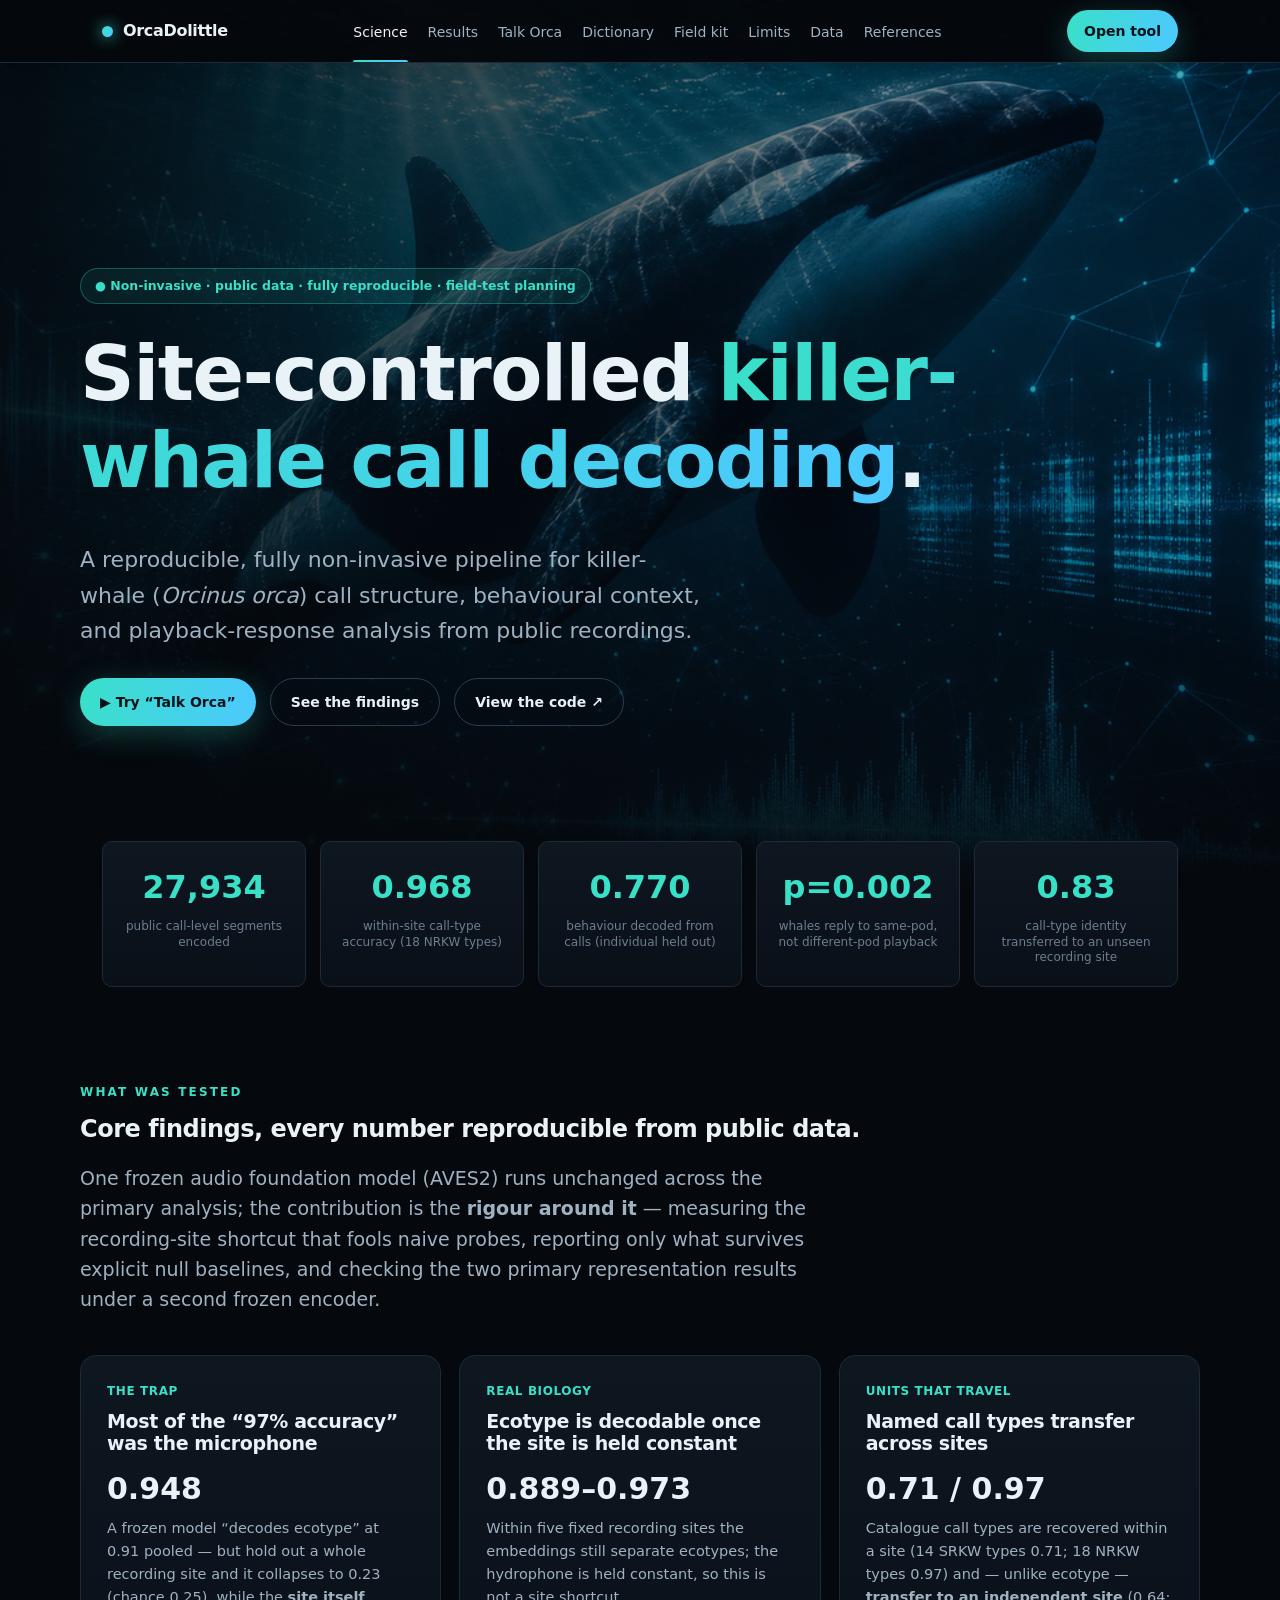
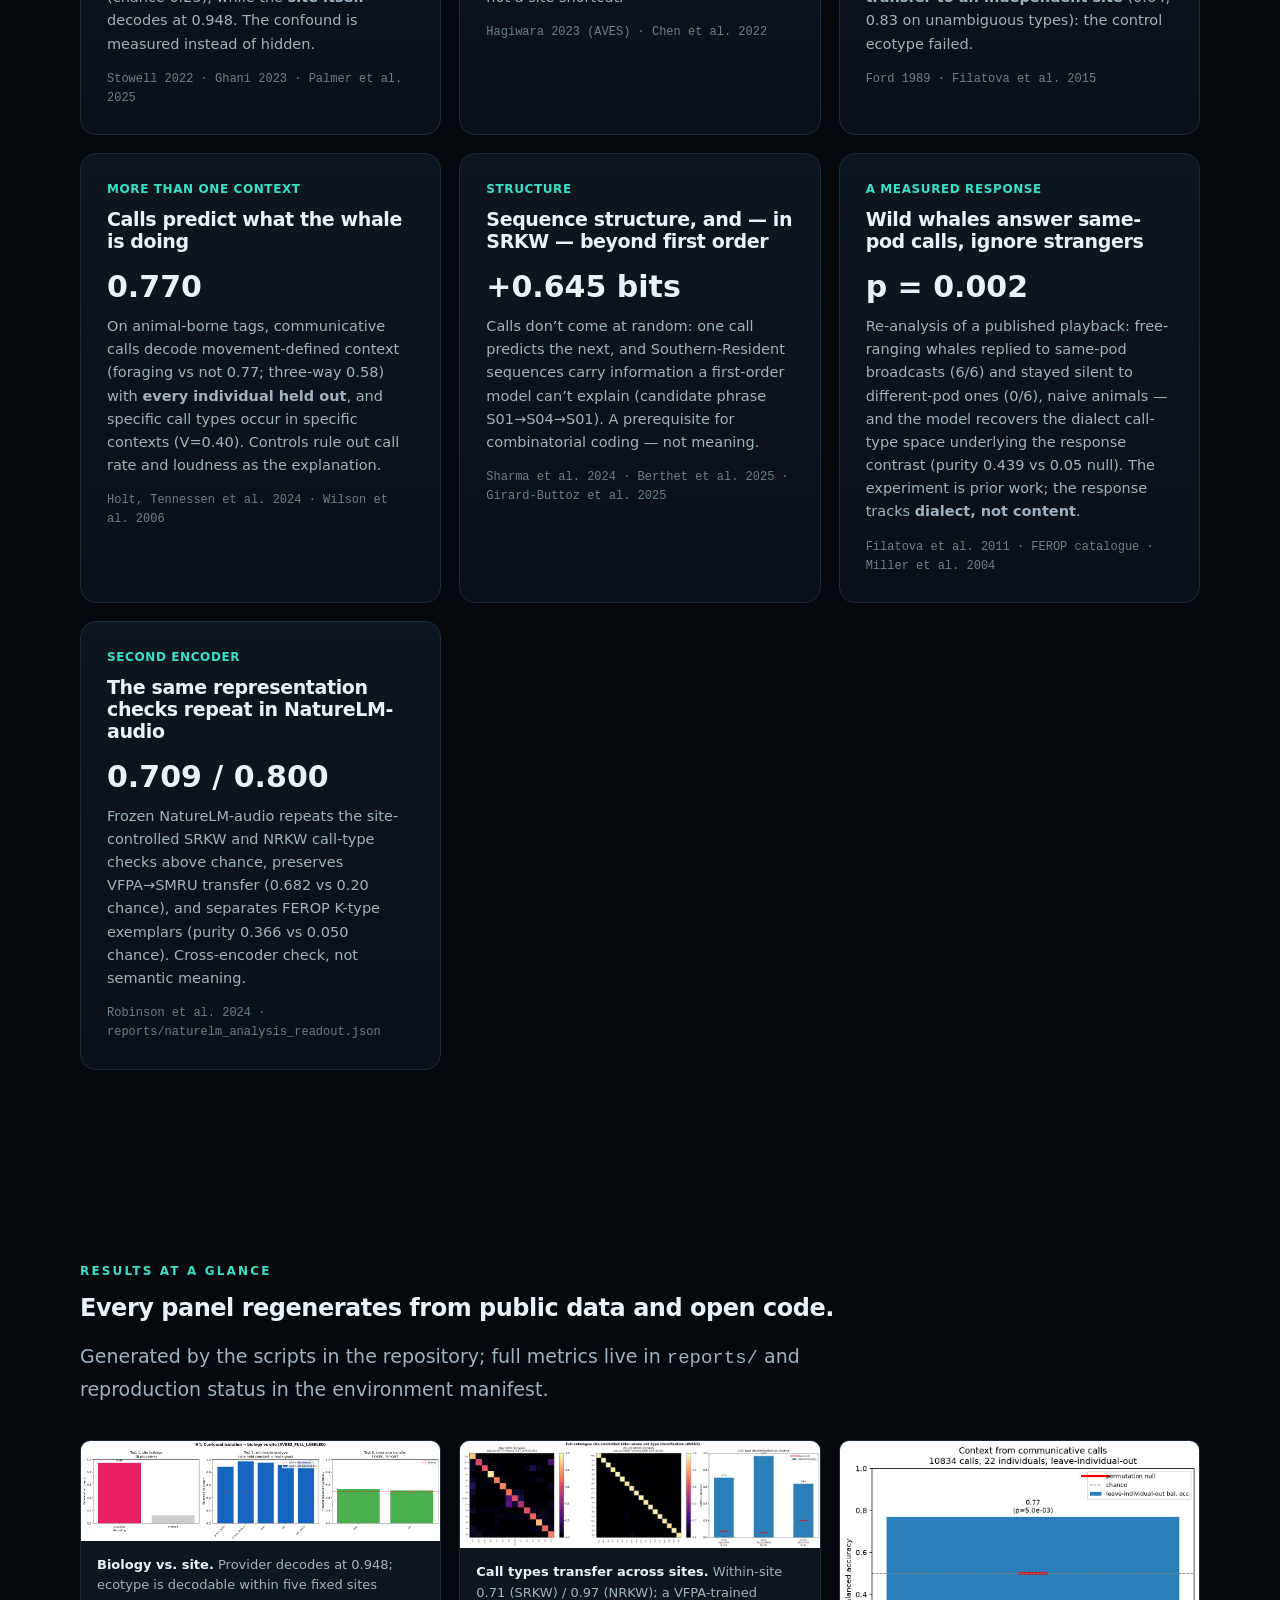
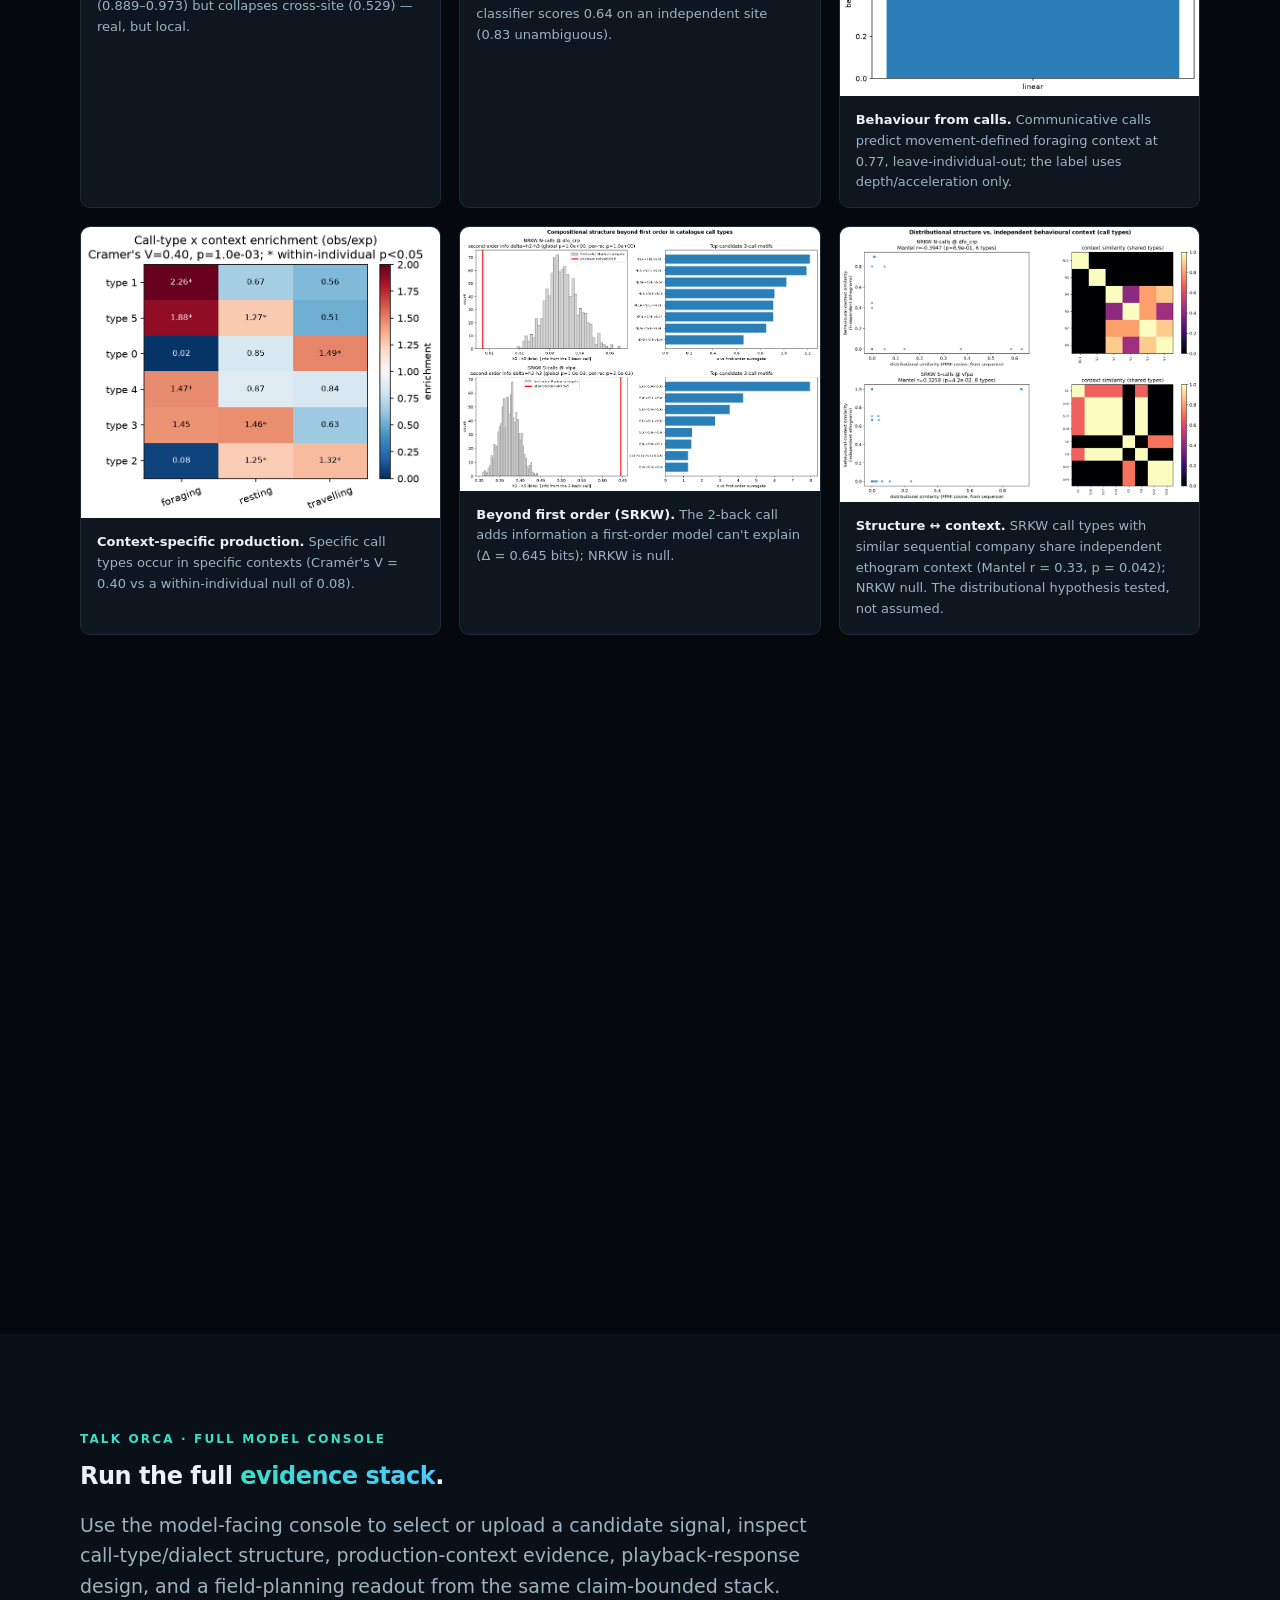
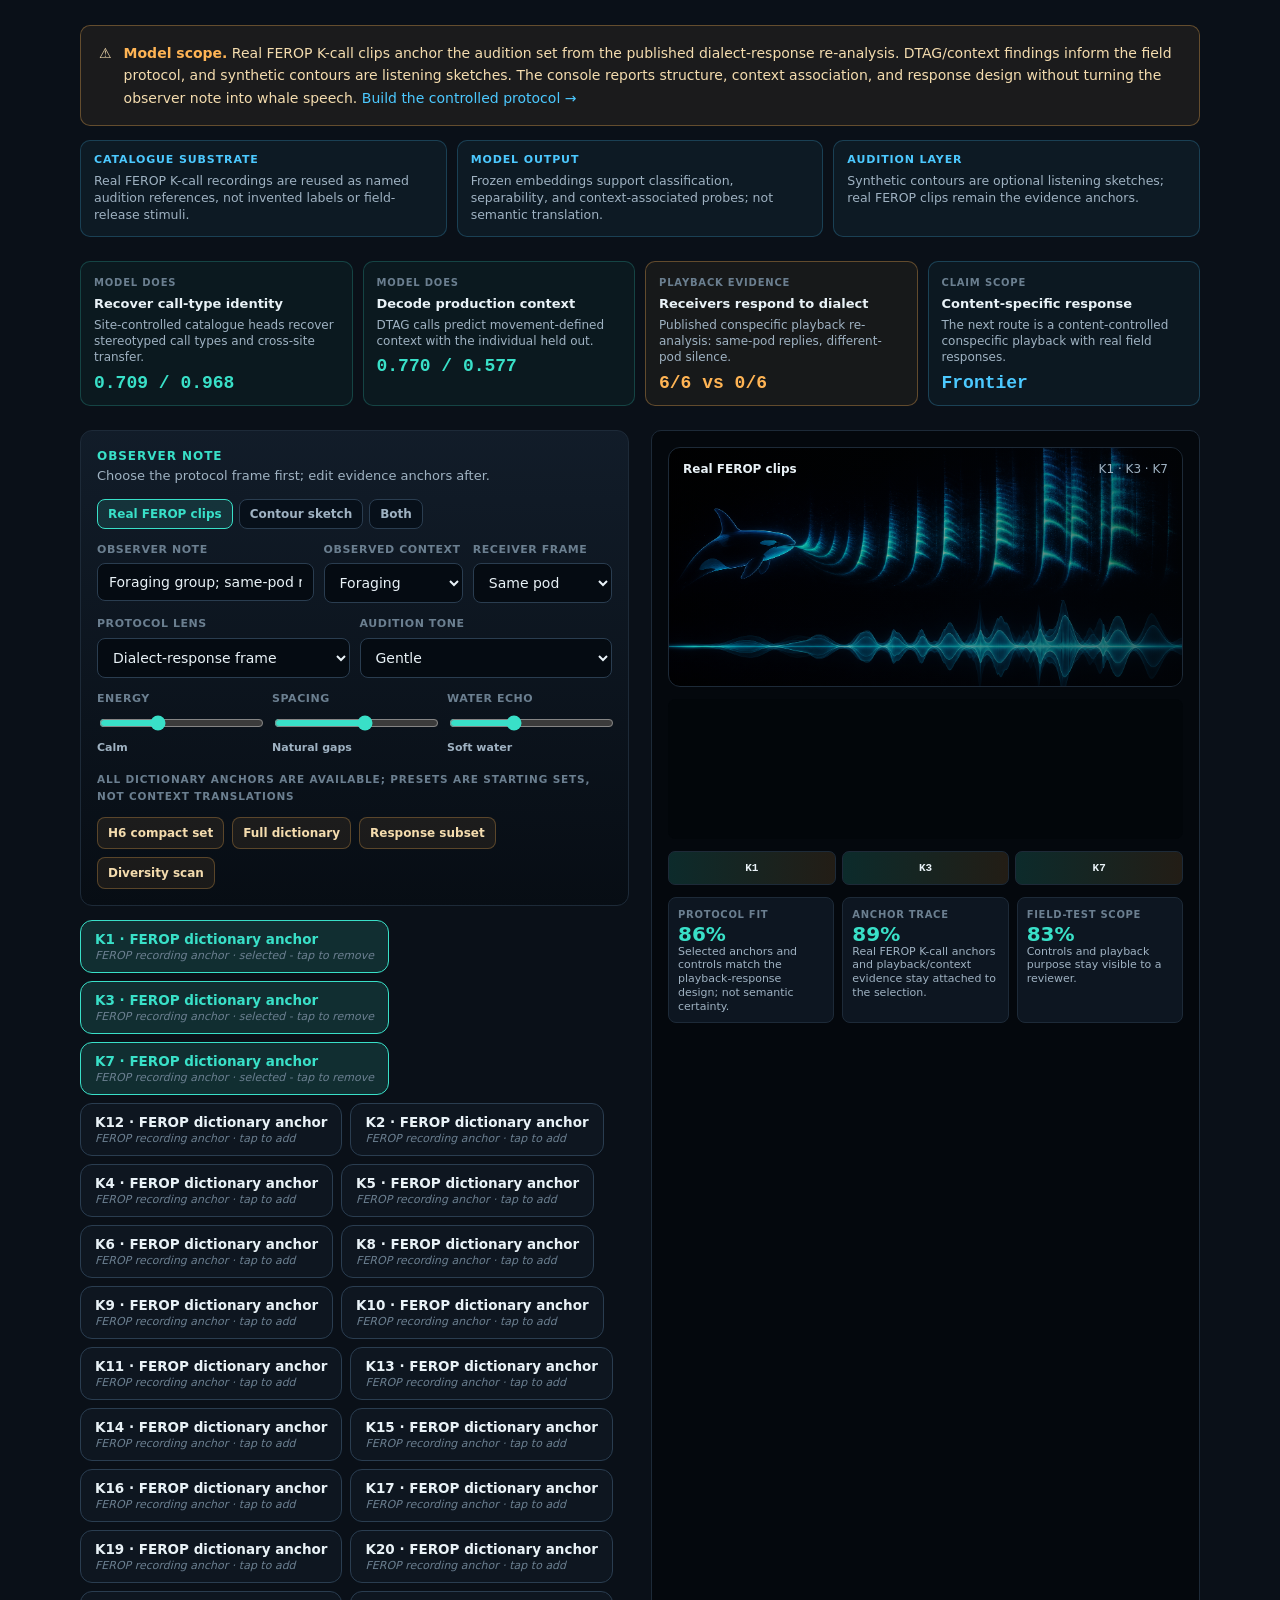
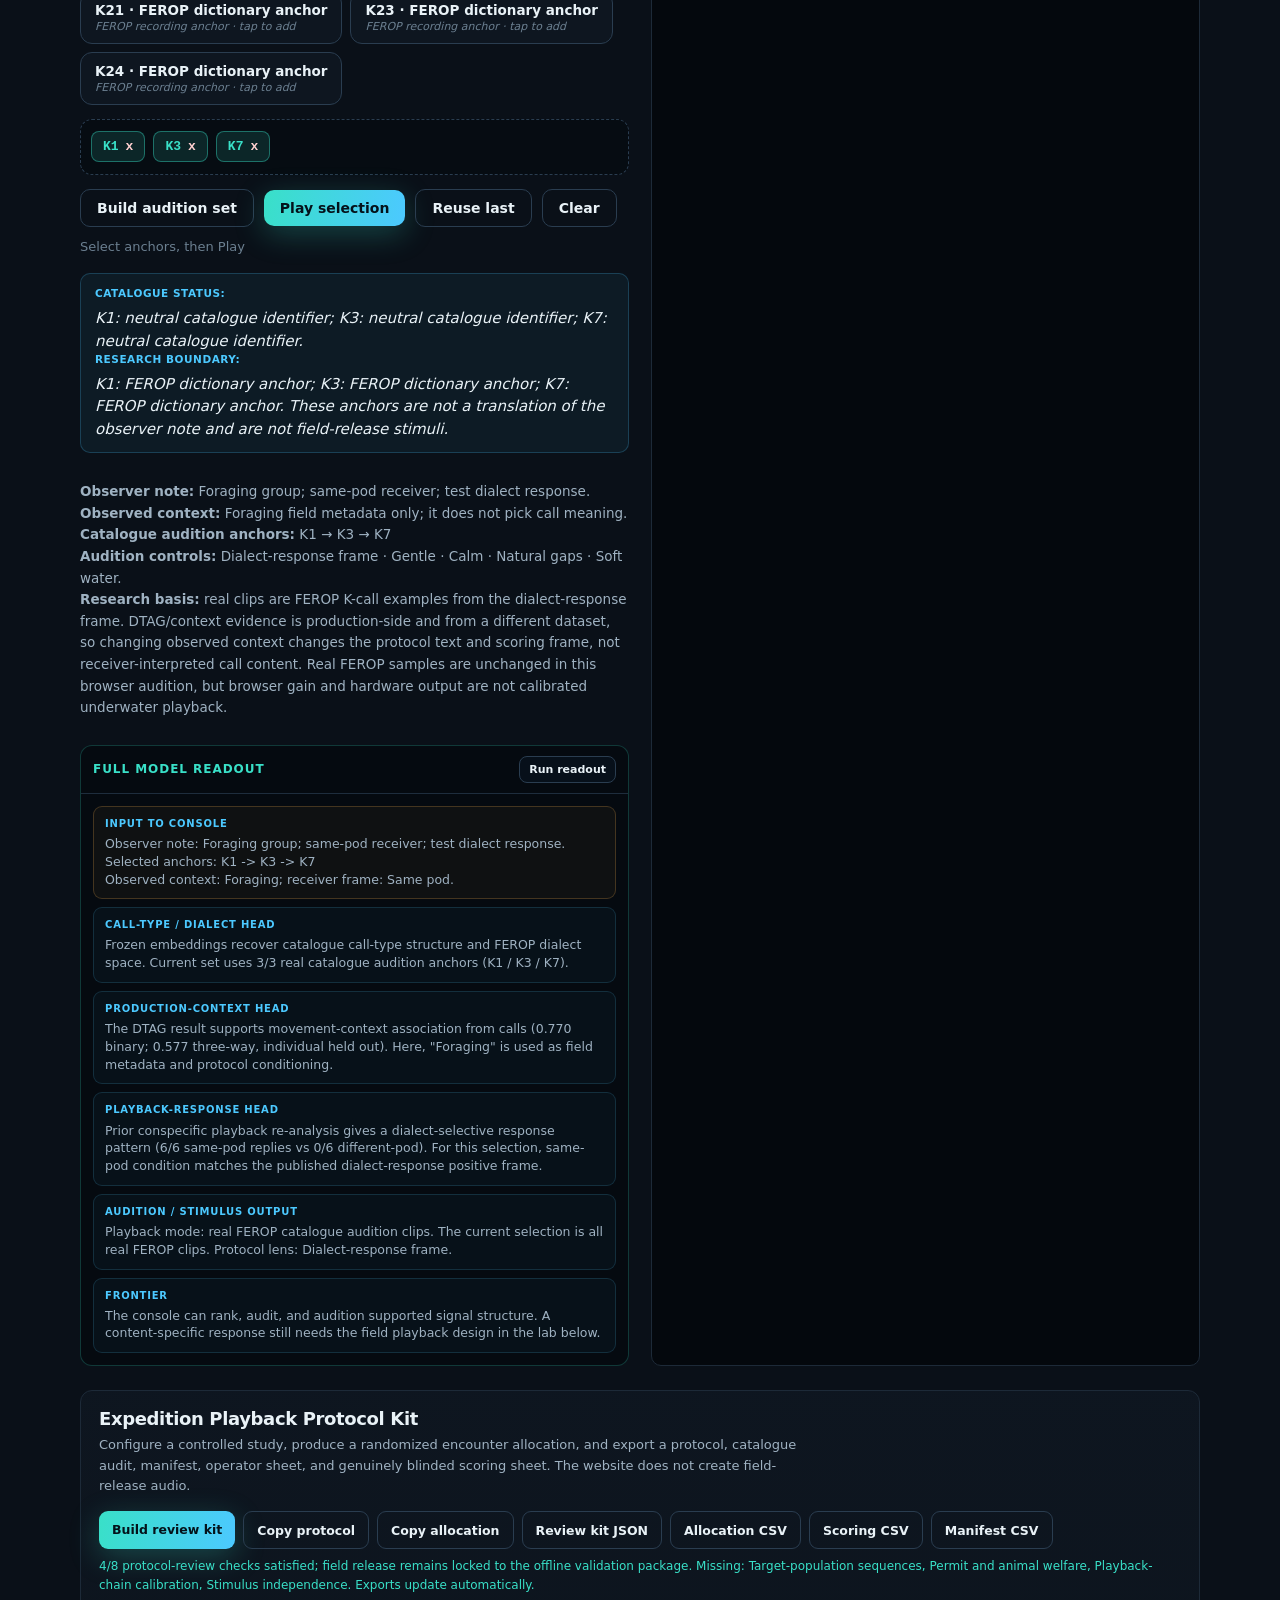
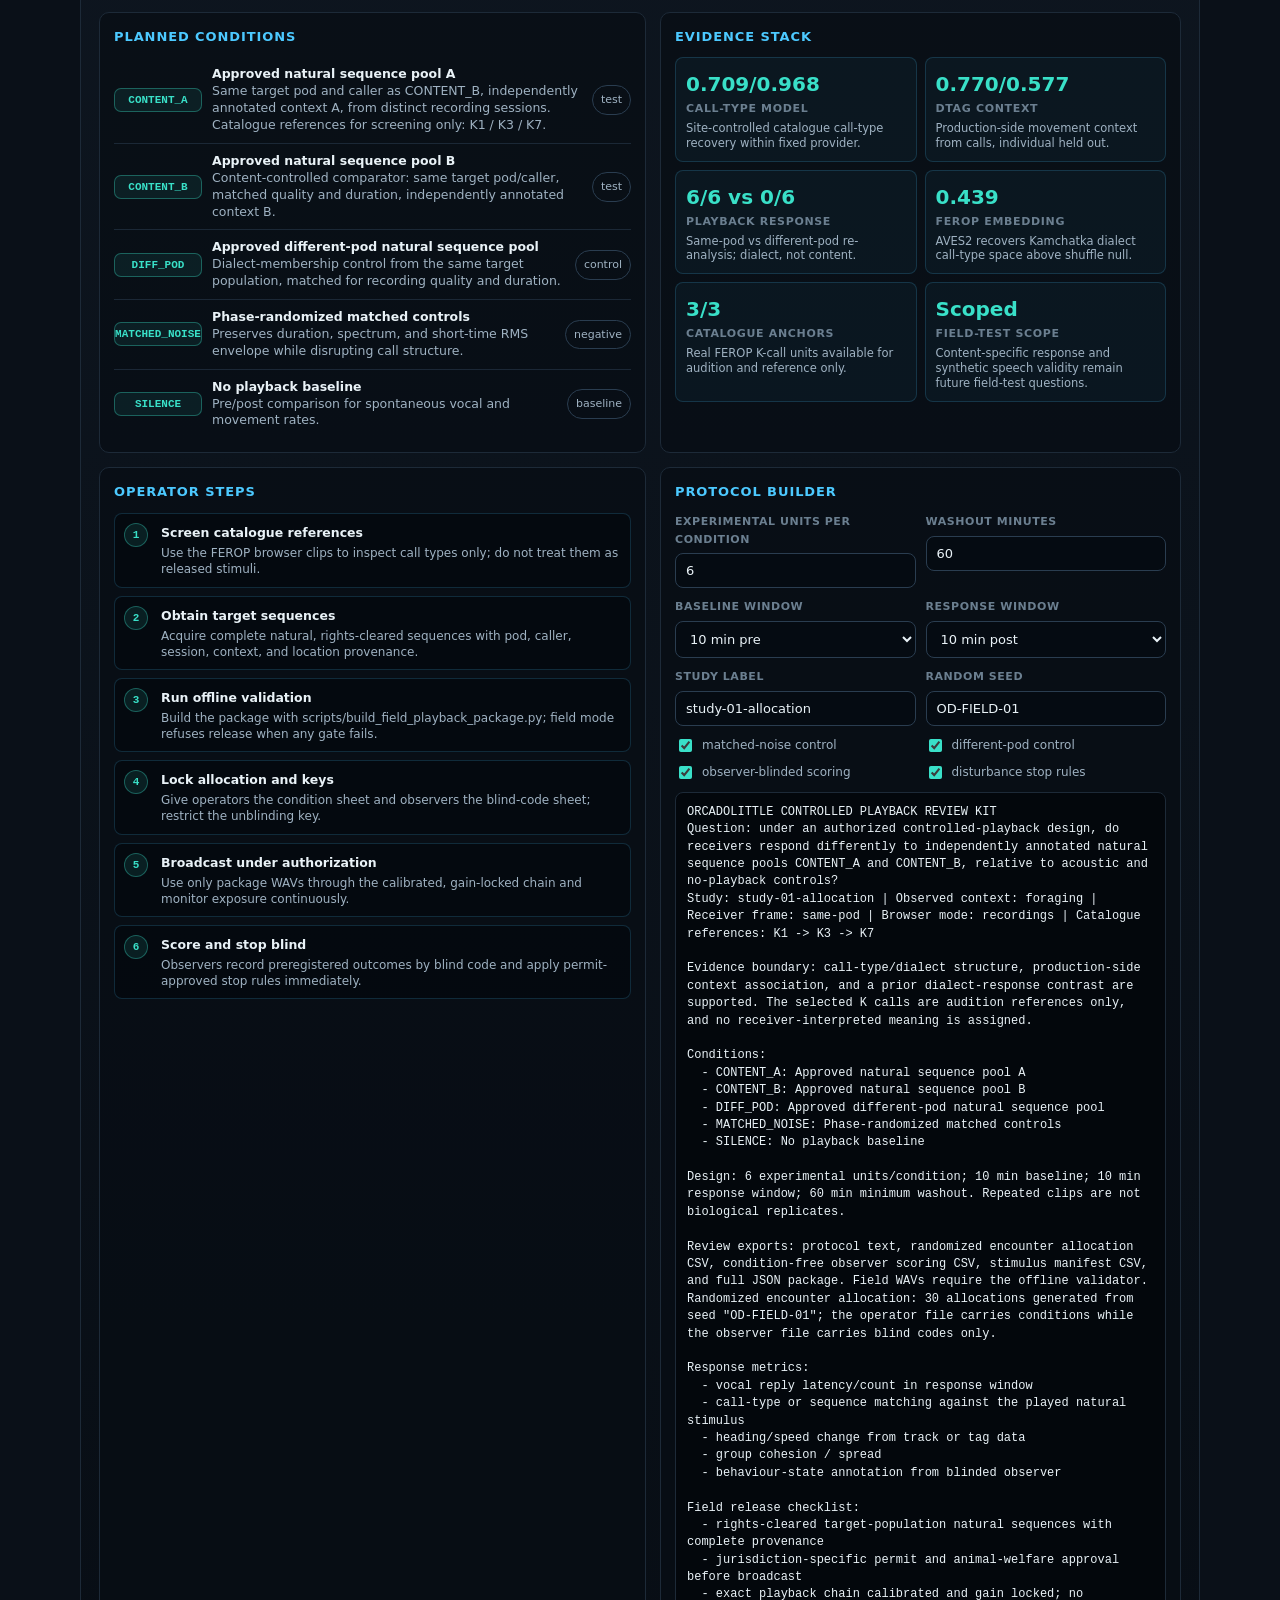
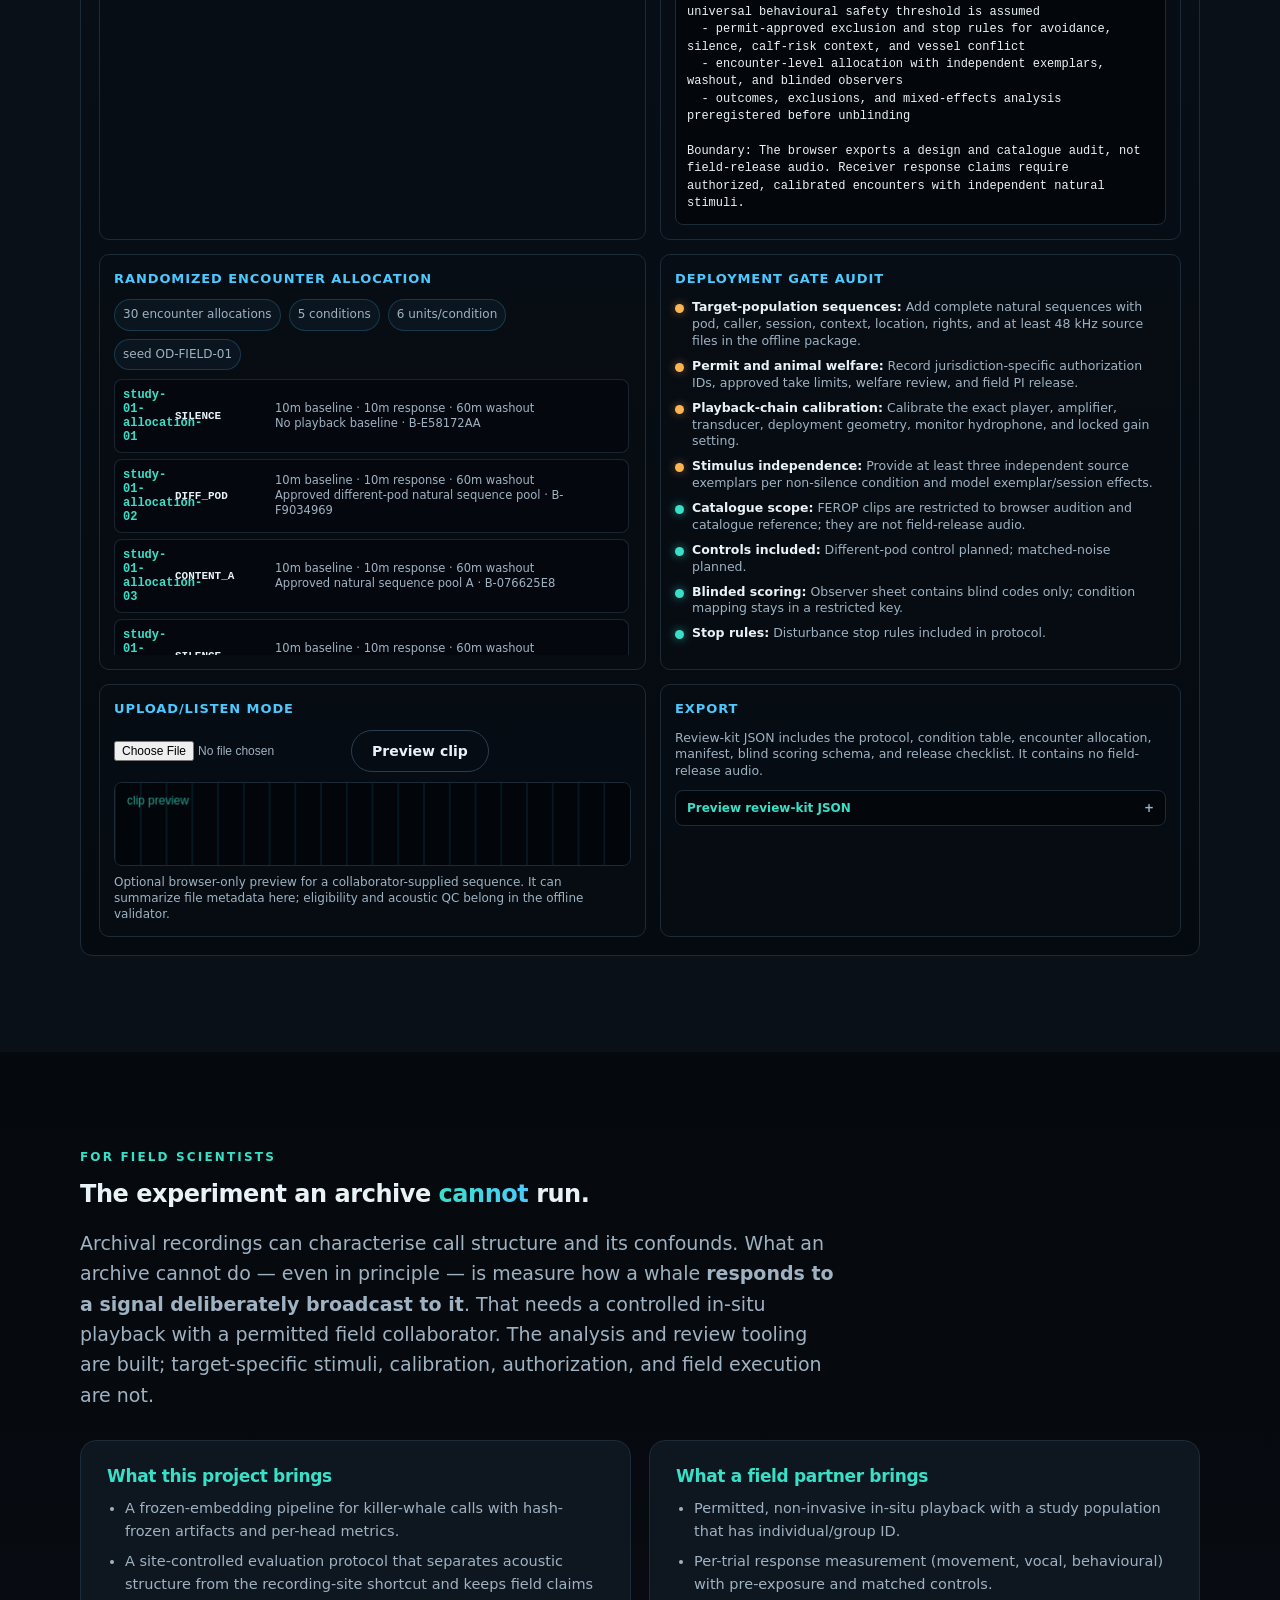
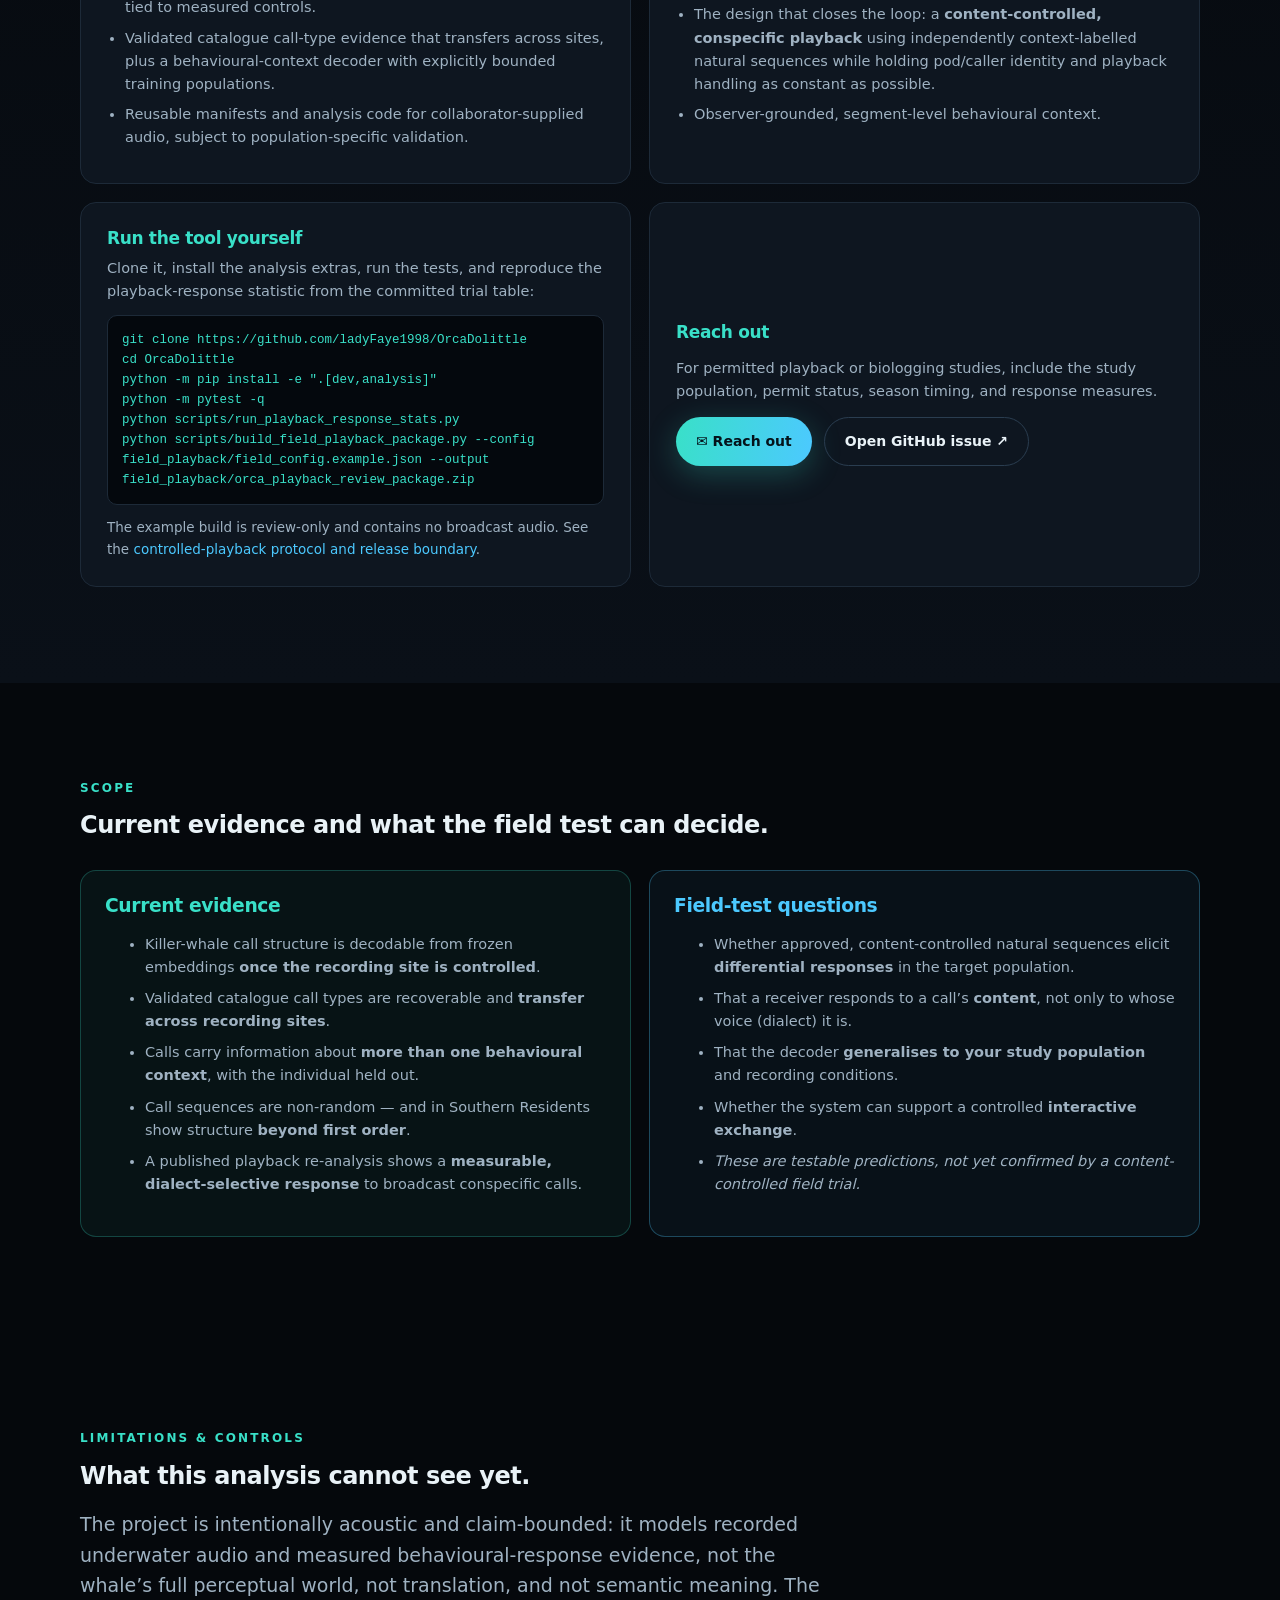
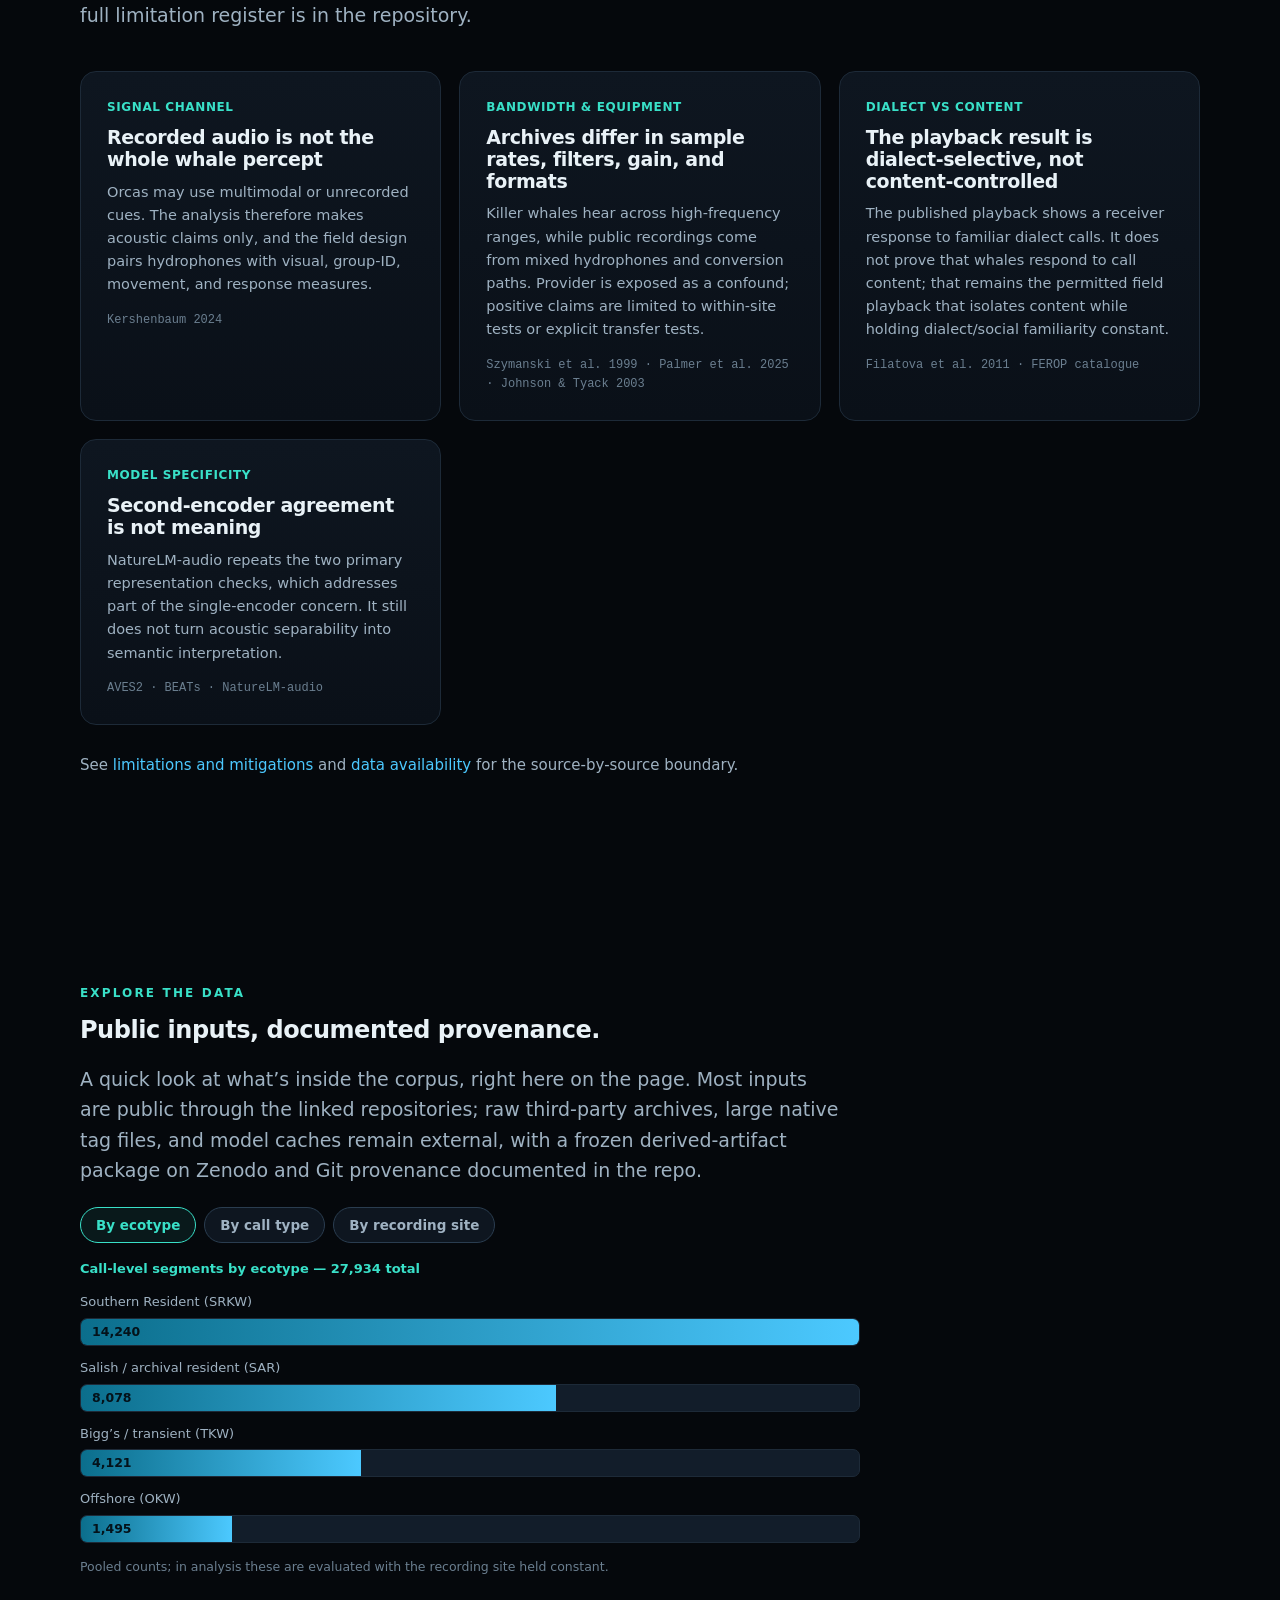
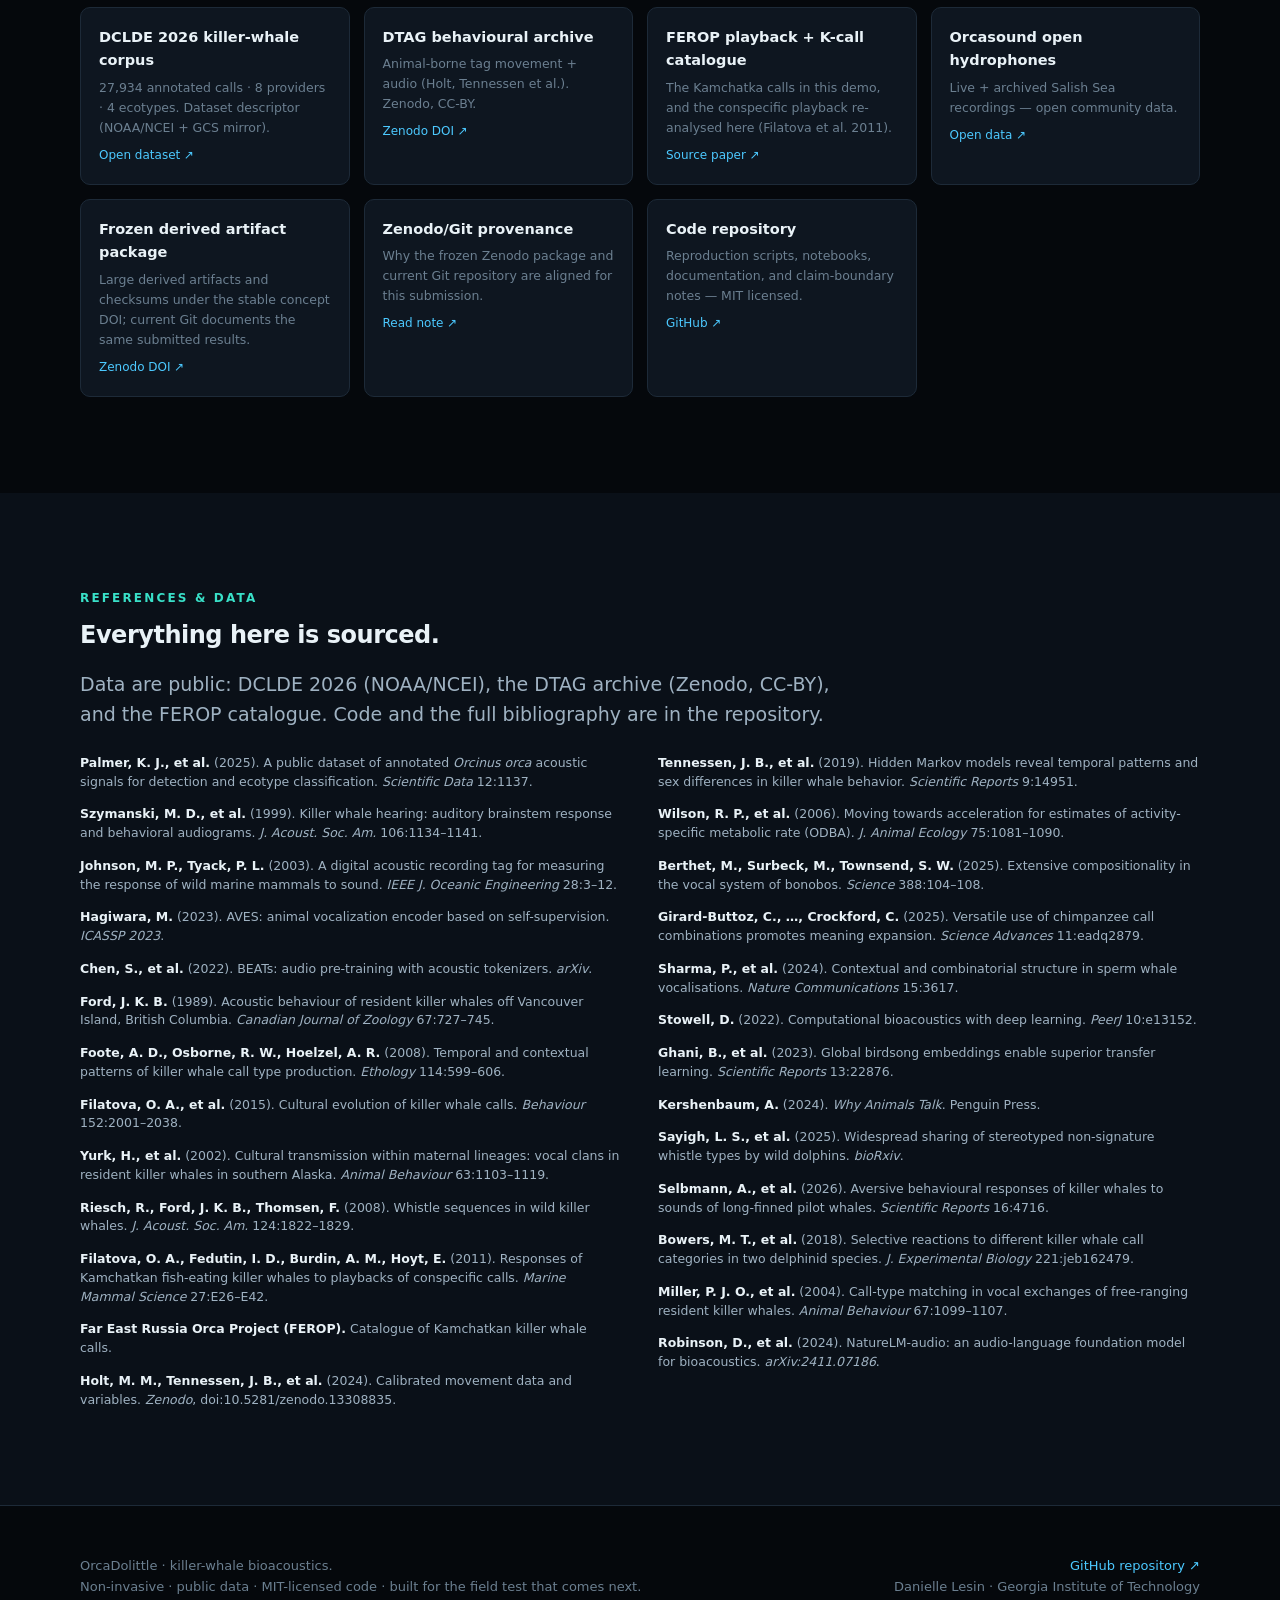
<file: site/index.html>
<!doctype html>
<html lang="en">
<head>
<meta charset="utf-8" />
<meta name="viewport" content="width=device-width, initial-scale=1" />
<title>OrcaDolittle — site-controlled killer-whale call decoding</title>
<meta name="description" content="A reproducible, non-invasive pipeline that decodes killer-whale call structure and behavioural context from public recordings and supports controlled field-playback planning." />
<meta property="og:title" content="OrcaDolittle — site-controlled killer-whale call decoding" />
<meta property="og:description" content="Site-controlled, reproducible orca bioacoustics. Explore the results, try Talk Orca, and evaluate the field playback protocol that comes next." />
<meta property="og:image" content="assets/hero_orca.png" />
<meta property="og:type" content="website" />
<link rel="icon" type="image/svg+xml" href="favicon.svg" />
<link rel="apple-touch-icon" href="favicon.svg" />
<style>
:root{
  --bg:#05080c; --bg2:#0a1018; --panel:#0e1620; --panel2:#121d2a;
  --border:#1d2a38; --border2:#2a3d50;
  --text:#e9f2f7; --dim:#9fb2c2; --faint:#6b7f90;
  --teal:#39e0c8; --cyan:#4cc9ff; --deep:#0b6e8c;
  --warn:#ffb454; --bad:#ff6b6b; --good:#39e0c8;
  --radius:16px; --radius-sm:10px;
  --sans:-apple-system,BlinkMacSystemFont,"Segoe UI",Roboto,Inter,system-ui,sans-serif;
  --mono:ui-monospace,SFMono-Regular,Menlo,Consolas,monospace;
  --maxw:1120px;
}
*{box-sizing:border-box}
html{scroll-behavior:smooth}
body{margin:0;background:var(--bg);color:var(--text);font-family:var(--sans);line-height:1.6;-webkit-font-smoothing:antialiased;overflow-x:hidden}
a{color:var(--cyan);text-decoration:none}
a:hover{text-decoration:underline}
h1,h2,h3{line-height:1.15;letter-spacing:-0.02em;margin:0 0 .5em}
section{padding:96px 22px;position:relative}
.wrap{max-width:var(--maxw);margin:0 auto}
.eyebrow{font-size:12px;letter-spacing:.18em;text-transform:uppercase;color:var(--teal);font-weight:700;margin-bottom:14px}
.lead{font-size:clamp(16px,2vw,19px);color:var(--dim);max-width:760px}
.grad{background:linear-gradient(100deg,var(--teal),var(--cyan));-webkit-background-clip:text;background-clip:text;color:transparent}
/* nav */
nav{position:sticky;top:0;z-index:50;backdrop-filter:blur(14px);background:rgba(5,8,12,.72);border-bottom:1px solid var(--border)}
nav .wrap{display:flex;align-items:center;justify-content:space-between;gap:18px;height:62px;padding:0 22px}
.brand{display:flex;align-items:center;gap:10px;font-weight:800;letter-spacing:-.02em;color:var(--text)}
.brand:hover{text-decoration:none}
.brand .dot{width:11px;height:11px;border-radius:50%;background:linear-gradient(135deg,var(--teal),var(--cyan));box-shadow:0 0 16px var(--teal)}
.navlinks{display:flex;gap:24px;flex-wrap:wrap;align-items:center;font-size:14px;color:var(--dim)}
.navlinks a{color:var(--dim)}.navlinks a:hover{color:var(--text);text-decoration:none}
.navlinks a.active{color:var(--text)}
.btn{display:inline-flex;align-items:center;gap:8px;padding:12px 20px;border-radius:99px;font-weight:700;font-size:14px;border:1px solid var(--border2);cursor:pointer;transition:.18s;background:transparent;color:var(--text);font-family:inherit}
.btn:hover{border-color:var(--teal);text-decoration:none;transform:translateY(-1px)}
.btn.primary{background:linear-gradient(100deg,var(--teal),var(--cyan));color:#04121a;border:none;box-shadow:0 8px 30px rgba(57,224,200,.25)}
@media(max-width:900px){.navlinks{display:none}}
/* hero */
.hero{min-height:92vh;display:flex;align-items:center;padding-top:40px;overflow:hidden}
.hero .bgvid{position:absolute;inset:0;width:100%;height:100%;object-fit:cover;z-index:-3}
.hero .bg{position:absolute;inset:0;z-index:-2;background:linear-gradient(90deg,rgba(5,8,12,.92) 0%,rgba(5,8,12,.62) 45%,rgba(5,8,12,.22) 100%),linear-gradient(0deg,var(--bg),transparent 42%)}
.hero h1{font-size:clamp(38px,6.5vw,76px);font-weight:850}
.hero .sub{font-size:clamp(17px,2.3vw,22px);color:var(--dim);max-width:620px;margin:18px 0 10px}
.badge{display:inline-flex;align-items:center;gap:8px;font-size:12.5px;color:var(--teal);background:rgba(57,224,200,.08);border:1px solid rgba(57,224,200,.3);padding:7px 14px;border-radius:99px;margin-bottom:26px;font-weight:600}
.cta{display:flex;gap:14px;flex-wrap:wrap;margin-top:30px}
/* stats */
.stats{display:grid;grid-template-columns:repeat(5,1fr);gap:14px;padding:0 22px;margin:-50px auto 0;max-width:var(--maxw);position:relative;z-index:5}
.stat{background:linear-gradient(180deg,var(--panel),var(--bg2));border:1px solid var(--border);border-radius:var(--radius-sm);padding:20px 16px;text-align:center}
.stat .n{font-size:clamp(22px,3vw,32px);font-weight:800;color:var(--teal);font-variant-numeric:tabular-nums}
.stat .l{font-size:12px;color:var(--faint);margin-top:6px;line-height:1.3}
@media(max-width:880px){.stats{grid-template-columns:repeat(2,1fr)}}
/* cards */
.cards{display:grid;grid-template-columns:repeat(auto-fit,minmax(290px,1fr));gap:18px;margin-top:40px}
.card{background:linear-gradient(180deg,var(--panel),var(--bg2));border:1px solid var(--border);border-radius:var(--radius);padding:26px;transition:.2s}
.card:hover{border-color:var(--border2);transform:translateY(-3px)}
.card .k{font-size:12px;color:var(--teal);font-weight:700;letter-spacing:.05em;text-transform:uppercase}
.card h3{font-size:19px;margin:10px 0}
.card p{color:var(--dim);font-size:14.5px;margin:0}
.card .num{font-size:30px;font-weight:800;margin:6px 0 4px;color:var(--text)}
.cite{font-size:12px;color:var(--faint);margin-top:14px;font-family:var(--mono)}
/* gallery */
.gal{display:grid;grid-template-columns:repeat(auto-fit,minmax(320px,1fr));gap:18px;margin-top:36px}
.shot{background:var(--panel);border:1px solid var(--border);border-radius:var(--radius-sm);overflow:hidden}
.shot img{width:100%;display:block;background:#fff}
.shot .cap{padding:14px 16px;font-size:13px;color:var(--dim)}
.shot .cap b{color:var(--text)}
/* talk orca */
#talk{background:radial-gradient(1200px 600px at 80% -10%,rgba(11,110,140,.25),transparent),var(--bg2)}
.disclaimer{display:flex;gap:12px;align-items:flex-start;background:rgba(255,180,84,.07);border:1px solid rgba(255,180,84,.32);border-radius:var(--radius-sm);padding:16px 18px;margin:24px 0;font-size:14px;color:#f4dcae}
.disclaimer b{color:var(--warn)}
.basis{display:grid;grid-template-columns:repeat(3,1fr);gap:10px;margin:-10px 0 24px}
.basis div{border:1px solid rgba(76,201,255,.22);background:rgba(76,201,255,.055);border-radius:10px;padding:12px 13px;color:var(--dim);font-size:12.5px;line-height:1.35}
.basis b{display:block;color:var(--cyan);font-size:11px;text-transform:uppercase;letter-spacing:.08em;margin-bottom:5px}
@media(max-width:760px){.basis{grid-template-columns:1fr}}
.truthbar{display:grid;grid-template-columns:repeat(4,1fr);gap:10px;margin:0 0 24px}
.truthitem{border:1px solid rgba(57,224,200,.22);background:rgba(57,224,200,.045);border-radius:10px;padding:13px;min-width:0}
.truthitem.warn{border-color:rgba(255,180,84,.32);background:rgba(255,180,84,.055)}
.truthitem.scope{border-color:rgba(76,201,255,.24);background:rgba(76,201,255,.045)}
.truthitem .tagline{font-size:10px;color:var(--faint);font-weight:850;text-transform:uppercase;letter-spacing:.08em}
.truthitem b{display:block;color:var(--text);font-size:13px;line-height:1.25;margin:5px 0}
.truthitem p{margin:0;color:var(--dim);font-size:12px;line-height:1.35}
.truthitem .score{font:850 18px/1 var(--mono);color:var(--teal);margin-top:8px}
.truthitem.warn .score{color:var(--warn)}.truthitem.scope .score{color:var(--cyan)}
@media(max-width:980px){.truthbar{grid-template-columns:repeat(2,1fr)}}
@media(max-width:620px){.truthbar{grid-template-columns:1fr}}
.talkgrid{display:grid;grid-template-columns:1fr 1fr;gap:22px;margin-top:10px}
@media(max-width:880px){.talkgrid{grid-template-columns:1fr}}
.viz{background:#04080d;border:1px solid var(--border);border-radius:var(--radius-sm);padding:16px;display:flex;flex-direction:column}
.readout{margin-top:14px;font-size:13.5px;color:var(--dim);min-height:74px}
.readout .lab{color:var(--teal);font-weight:700}
.modelchat{border:1px solid rgba(57,224,200,.22);background:rgba(3,7,12,.58);border-radius:12px;margin-top:12px;overflow:hidden}
.chathead{display:flex;justify-content:space-between;gap:10px;align-items:center;padding:10px 12px;border-bottom:1px solid rgba(42,61,80,.7);color:var(--teal);font-size:12px;font-weight:850;text-transform:uppercase;letter-spacing:.08em}
.smallbtn{border:1px solid var(--border2);background:#07101a;color:var(--text);border-radius:8px;padding:6px 9px;font:800 11px var(--sans);cursor:pointer;text-transform:none;letter-spacing:0}
.smallbtn:hover{border-color:var(--teal);color:var(--teal)}
.chatlog{display:grid;gap:8px;padding:12px}
.msg{border:1px solid rgba(76,201,255,.16);background:rgba(76,201,255,.04);border-radius:9px;padding:10px 11px;font-size:12.5px;color:var(--dim);line-height:1.42}
.msg.user{border-color:rgba(255,180,84,.22);background:rgba(255,180,84,.045)}
.msg b{color:var(--text)}
.msg .mtag{display:block;color:var(--cyan);font-size:10px;text-transform:uppercase;letter-spacing:.08em;font-weight:850;margin-bottom:4px}
/* field */
#field{background:linear-gradient(180deg,var(--bg),var(--bg2))}
.two{display:grid;grid-template-columns:minmax(0,1fr) minmax(0,1fr);gap:18px;margin-top:30px}
@media(max-width:760px){.two{grid-template-columns:minmax(0,1fr)}}
.panel{background:var(--panel);border:1px solid var(--border);border-radius:var(--radius);padding:26px;min-width:0;max-width:100%}
.panel pre{max-width:100%;white-space:pre-wrap;overflow-wrap:anywhere}
.panel h3{font-size:17px;color:var(--teal)}
.panel ul{margin:10px 0 0;padding-left:18px;color:var(--dim);font-size:14.5px}
.panel li{margin:7px 0}
.claimgrid{display:grid;grid-template-columns:1fr 1fr;gap:18px;margin-top:30px}
@media(max-width:760px){.claimgrid{grid-template-columns:1fr}}
.do,.dont{border-radius:var(--radius);padding:24px;border:1px solid var(--border)}
.do{background:rgba(57,224,200,.05);border-color:rgba(57,224,200,.25)}
.dont{background:rgba(255,107,107,.05);border-color:rgba(255,107,107,.25)}
.do h3{color:var(--good)}.dont h3{color:var(--bad)}
.do li,.dont li{margin:8px 0;font-size:14.5px;color:var(--dim)}
/* refs */
#refs{background:var(--bg2)}
.refs{margin-top:24px;column-count:2;column-gap:36px}
@media(max-width:760px){.refs{column-count:1}}
.refs .r{font-size:12.5px;color:var(--dim);margin:0 0 14px;break-inside:avoid;line-height:1.5}
.refs .r b{color:var(--text)}
footer{padding:50px 22px;border-top:1px solid var(--border);color:var(--faint);font-size:13px}
footer .wrap{display:flex;justify-content:space-between;flex-wrap:wrap;gap:16px}
.reveal{opacity:0;transform:translateY(24px);transition:.7s cubic-bezier(.2,.7,.2,1)}
.reveal.in{opacity:1;transform:none}
/* talk orca composer + stage */
.composer{display:flex;flex-direction:column;gap:14px}
.intentpanel{border:1px solid var(--border);background:linear-gradient(180deg,rgba(18,29,42,.94),rgba(7,13,20,.96));border-radius:12px;padding:16px;display:flex;flex-direction:column;gap:12px}
.intenttop{display:flex;justify-content:space-between;gap:12px;align-items:flex-start;flex-wrap:wrap}
.intenttitle{font-size:12px;color:var(--teal);font-weight:800;letter-spacing:.08em;text-transform:uppercase}
.modebar{display:flex;gap:6px;flex-wrap:wrap}
.modebtn{border:1px solid var(--border2);background:#07101a;color:var(--dim);border-radius:8px;padding:7px 10px;font-family:inherit;font-size:12px;font-weight:800;cursor:pointer}
.modebtn.active{background:rgba(57,224,200,.12);border-color:var(--teal);color:var(--teal)}
.fieldrow{display:grid;grid-template-columns:1.4fr .9fr .9fr;gap:10px}
.fieldrow label{display:flex;flex-direction:column;gap:5px;font-size:11px;color:var(--faint);font-weight:800;letter-spacing:.05em;text-transform:uppercase}
.fieldrow input,.fieldrow select{width:100%;border:1px solid var(--border2);background:#050b12;color:var(--text);border-radius:8px;padding:10px 11px;font:14px var(--sans)}
.fieldrow.compact{grid-template-columns:1fr 1fr}
.slidergrid{display:grid;grid-template-columns:repeat(3,1fr);gap:10px}
.slidergrid label{display:flex;flex-direction:column;gap:6px;font-size:11px;color:var(--faint);font-weight:800;letter-spacing:.05em;text-transform:uppercase}
.slidergrid input{accent-color:var(--teal);width:100%}
.slidergrid span{font-size:11px;color:var(--dim);font-weight:600;letter-spacing:0;text-transform:none}
.templates{display:flex;flex-wrap:wrap;gap:8px}
.presetnote{font-size:10.5px;color:var(--faint);font-weight:850;text-transform:uppercase;letter-spacing:.08em;margin-top:2px}
.template{border:1px solid rgba(255,180,84,.28);background:rgba(255,180,84,.08);color:#f4dcae;border-radius:8px;padding:8px 10px;font:700 12px var(--sans);cursor:pointer}
.template:hover{border-color:var(--warn)}
.chips{display:flex;flex-wrap:wrap;gap:8px}
.chip{padding:10px 14px;border-radius:12px;border:1px solid var(--border2);background:var(--panel);color:var(--text);cursor:pointer;font-size:13.5px;font-weight:700;font-family:inherit;transition:.15s;text-align:left}
.chip.synthetic{border-color:rgba(76,201,255,.28);background:rgba(76,201,255,.065)}
.chip.active{border-color:var(--teal);background:rgba(57,224,200,.14);color:var(--teal)}
.chip:hover{border-color:var(--teal);transform:translateY(-1px)}
.chip:active{transform:scale(.97)}
.chip small{display:block;color:var(--faint);font-weight:400;font-size:11px;margin-top:2px;font-style:italic}
.tray{min-height:56px;border:1px dashed var(--border2);border-radius:12px;padding:10px;display:flex;flex-wrap:wrap;gap:8px;align-items:center;background:rgba(2,6,10,.35)}
.trayhint{color:var(--faint);font-size:13px}
.token{padding:7px 11px;border-radius:8px;background:rgba(57,224,200,.12);border:1px solid rgba(57,224,200,.4);color:var(--teal);font-size:13px;font-weight:800;font-family:var(--mono);cursor:pointer}
.token:hover{background:rgba(255,107,107,.12);border-color:rgba(255,107,107,.55);color:#ffd0d0}
.token .x{display:inline-block;margin-left:7px;color:#ffd0d0}
.phrasebar{display:flex;gap:10px;align-items:center;flex-wrap:wrap}
.phrasebar .btn{padding:10px 16px;border-radius:10px}
.stage{position:relative;height:240px;border-radius:12px;overflow:hidden;background:#02060a url('assets/callwave.png') left center/cover no-repeat;border:1px solid var(--border);transition:box-shadow .3s}
.stage::after{content:"";position:absolute;inset:0;background:linear-gradient(90deg,rgba(2,6,10,.12),rgba(2,6,10,.55))}
.stage.talking{box-shadow:inset 0 0 90px rgba(57,224,200,.45)}
.rings{position:absolute;left:15%;top:52%;z-index:2}
.rings span{position:absolute;width:14px;height:14px;border-radius:50%;border:2px solid var(--teal);opacity:0;transform:translate(-50%,-50%)}
.stage.talking .rings span{animation:ring 1.2s ease-out infinite}
.stage.talking .rings span:nth-child(2){animation-delay:.3s}
.stage.talking .rings span:nth-child(3){animation-delay:.6s}
.stage.talking .rings span:nth-child(4){animation-delay:.9s}
@keyframes ring{0%{opacity:.85;width:14px;height:14px}100%{opacity:0;width:260px;height:260px}}
.nowcall{position:absolute;right:14px;bottom:10px;z-index:3;font-family:var(--mono);font-weight:800;font-size:22px;color:var(--teal);text-shadow:0 0 18px rgba(57,224,200,.7)}
.stagehud{position:absolute;left:14px;right:14px;top:12px;z-index:3;display:flex;justify-content:space-between;gap:10px;align-items:flex-start;color:var(--dim);font-size:12px}
.stagehud b{color:var(--text)}
#spec{margin-top:12px;width:100%;height:140px;border-radius:8px;background:#02060a;display:block}
.analogy{margin-top:2px;font-size:15px;color:var(--text);background:rgba(76,201,255,.06);border:1px solid rgba(76,201,255,.22);border-radius:10px;padding:12px 14px;font-style:italic;line-height:1.5}
.analogy:empty{display:none;padding:0;border:0}
.alab{font-style:normal;font-size:10.5px;letter-spacing:.05em;text-transform:uppercase;color:var(--cyan);font-weight:700;display:block;margin-bottom:5px}
.timeline{margin-top:12px;display:flex;gap:6px;min-height:34px}
.tick{height:34px;min-width:34px;flex:1;border-radius:7px;border:1px solid var(--border);background:linear-gradient(90deg,rgba(57,224,200,.16),rgba(255,180,84,.12));display:flex;align-items:center;justify-content:center;font:800 11px var(--mono);color:var(--text);position:relative;overflow:hidden}
.tick.active{border-color:var(--teal);box-shadow:0 0 18px rgba(57,224,200,.28)}
.meters{margin-top:12px;display:grid;grid-template-columns:repeat(3,1fr);gap:8px}
.meter{border:1px solid var(--border);border-radius:8px;padding:9px;background:rgba(18,29,42,.7)}
.meter .mt{font-size:10px;color:var(--faint);text-transform:uppercase;letter-spacing:.07em;font-weight:800}
.meter .mn{font-size:20px;line-height:1.1;font-weight:850;color:var(--teal);font-variant-numeric:tabular-nums}
.meter .md{font-size:11px;color:var(--dim);line-height:1.25}
.labdeck{margin-top:24px;border:1px solid var(--border);border-radius:12px;background:linear-gradient(180deg,rgba(14,22,32,.96),rgba(5,10,16,.98));padding:18px}
.labhead{display:flex;justify-content:space-between;gap:14px;align-items:flex-start;flex-wrap:wrap;margin-bottom:16px}
.labhead h3{font-size:18px;margin:0;color:var(--text)}
.labhead p{margin:5px 0 0;color:var(--dim);font-size:13px;max-width:720px}
.labactions{display:flex;gap:8px;flex-wrap:wrap}
.labactions .btn{padding:9px 13px;border-radius:9px;font-size:12.5px}
.labstatus{width:100%;font-size:12px;color:var(--teal);min-height:16px}
.labgrid{display:grid;grid-template-columns:1.05fr 1fr;gap:14px}
.labcard{border:1px solid var(--border);border-radius:10px;background:rgba(7,13,20,.72);padding:14px;min-width:0}
.labcard h4{margin:0 0 10px;font-size:13px;color:var(--cyan);text-transform:uppercase;letter-spacing:.07em}
.treatment{display:grid;grid-template-columns:88px 1fr auto;gap:10px;align-items:center;border-bottom:1px solid rgba(42,61,80,.55);padding:9px 0}
.treatment:last-child{border-bottom:0}
.tag{display:inline-flex;justify-content:center;align-items:center;border:1px solid rgba(57,224,200,.35);background:rgba(57,224,200,.08);border-radius:7px;color:var(--teal);font:800 11px var(--mono);padding:5px 7px;white-space:nowrap}
.treatment .td{font-size:12.5px;color:var(--dim);line-height:1.35}
.treatment .td b{color:var(--text)}
.pill{border:1px solid var(--border2);border-radius:99px;padding:5px 8px;color:var(--dim);font-size:11px;white-space:nowrap}
.evidence{display:grid;grid-template-columns:repeat(2,1fr);gap:8px}
.ev{border:1px solid rgba(76,201,255,.18);border-radius:8px;background:rgba(76,201,255,.045);padding:10px}
.ev .en{font-size:20px;color:var(--teal);font-weight:850;font-variant-numeric:tabular-nums}
.ev .et{font-size:11px;color:var(--faint);text-transform:uppercase;letter-spacing:.06em;font-weight:800}
.ev .ed{font-size:11.5px;color:var(--dim);line-height:1.3;margin-top:3px}
.opslist{display:grid;gap:8px}
.opstep{display:grid;grid-template-columns:28px 1fr;gap:9px;align-items:flex-start;border:1px solid rgba(76,201,255,.18);border-radius:8px;background:rgba(3,7,12,.55);padding:9px}
.opstep span{display:flex;align-items:center;justify-content:center;width:24px;height:24px;border-radius:50%;background:rgba(57,224,200,.10);border:1px solid rgba(57,224,200,.35);color:var(--teal);font:850 11px var(--mono)}
.opstep b{display:block;color:var(--text);font-size:12.5px;margin-bottom:2px}
.opstep em{display:block;color:var(--dim);font-style:normal;font-size:12px;line-height:1.35}
.protocolControls{display:grid;grid-template-columns:repeat(2,1fr);gap:10px}
.protocolControls label{display:flex;flex-direction:column;gap:5px;font-size:11px;color:var(--faint);font-weight:800;text-transform:uppercase;letter-spacing:.05em}
.protocolControls input,.protocolControls select{border:1px solid var(--border2);background:#050b12;color:var(--text);border-radius:8px;padding:9px 10px;font:13px var(--sans);width:100%}
.checks{display:grid;grid-template-columns:1fr 1fr;gap:8px;margin-top:10px}
.checks label{display:flex;align-items:center;gap:7px;color:var(--dim);font-size:12px}
.checks input{accent-color:var(--teal)}
.planbox{margin-top:10px;min-height:170px;border:1px solid var(--border);background:#03070c;color:var(--text);border-radius:8px;padding:11px;font:12px/1.45 var(--mono);white-space:pre-wrap;overflow:auto}
.planbox.flash{border-color:var(--teal);box-shadow:0 0 0 1px rgba(57,224,200,.32),0 0 26px rgba(57,224,200,.18)}
.minihelp{margin:0 0 10px;color:var(--dim);font-size:12.5px;line-height:1.35}
.exportdetails{border:1px solid var(--border);border-radius:8px;background:#03070c;overflow:hidden}
.exportdetails summary{cursor:pointer;padding:10px 11px;color:var(--teal);font:800 12px var(--sans);list-style:none}
.exportdetails summary::-webkit-details-marker{display:none}
.exportdetails summary::after{content:"+";float:right;color:var(--dim)}
.exportdetails[open] summary::after{content:"-"}
.exportdetails .planbox{margin:0;border:0;border-top:1px solid var(--border);border-radius:0;min-height:0;max-height:150px}
.runmeta{display:flex;flex-wrap:wrap;gap:8px;margin-bottom:9px;color:var(--dim);font-size:12px}
.runmeta span{border:1px solid rgba(76,201,255,.2);background:rgba(76,201,255,.05);border-radius:99px;padding:5px 8px}
.runsheet{display:grid;gap:6px;max-height:276px;overflow:auto;padding-right:2px}
.trialrow{display:grid;grid-template-columns:44px 92px 1fr;gap:8px;align-items:center;border:1px solid rgba(42,61,80,.55);border-radius:8px;background:rgba(3,7,12,.55);padding:8px}
.trialid{font:850 12px var(--mono);color:var(--teal)}
.trialtreatment{font:800 11px var(--mono);color:var(--text)}
.trialflags{font-size:11.5px;color:var(--dim);line-height:1.3}
.gates{display:grid;gap:8px}
.gate{display:flex;gap:8px;align-items:flex-start;color:var(--dim);font-size:12.5px;line-height:1.35}
.gate b{color:var(--text)}
.dotok{width:9px;height:9px;border-radius:50%;background:var(--teal);box-shadow:0 0 10px rgba(57,224,200,.6);margin-top:5px;flex:0 0 auto}
.gate.warn .dotok{background:var(--warn);box-shadow:0 0 10px rgba(255,180,84,.45)}
.uploadrow{display:flex;gap:10px;flex-wrap:wrap;align-items:center}
.uploadrow input{max-width:100%;color:var(--dim);font-size:12px}
.uploadviz{height:84px;border:1px solid var(--border);border-radius:8px;background:#02060a;margin-top:10px;position:relative;overflow:hidden}
.uploadviz::before{content:"";position:absolute;inset:0;background:repeating-linear-gradient(90deg,rgba(57,224,200,.12) 0 2px,transparent 2px 14px),linear-gradient(180deg,transparent,rgba(76,201,255,.10));opacity:.5}
.uploadviz canvas{position:absolute;inset:0;width:100%;height:100%;z-index:1}
.uploadnote{font-size:12px;color:var(--dim);line-height:1.35;margin-top:8px}
@media(max-width:980px){.labgrid{grid-template-columns:1fr}.treatment{grid-template-columns:72px 1fr}.treatment .pill{grid-column:2}.evidence,.protocolControls,.checks,.trialrow{grid-template-columns:1fr}.trialid,.trialtreatment{font-size:12px}}
@media(max-width:760px){.fieldrow,.fieldrow.compact,.slidergrid,.meters{grid-template-columns:1fr}.stage{height:210px}}
.dbtabs{display:flex;gap:8px;margin:22px 0 16px;flex-wrap:wrap}
.dbtab{padding:9px 15px;border-radius:99px;border:1px solid var(--border2);background:var(--panel);color:var(--dim);cursor:pointer;font-family:inherit;font-size:13.5px;font-weight:700}
.dbtab.active{border-color:var(--teal);color:var(--teal);background:rgba(57,224,200,.08)}
.bars{display:flex;flex-direction:column;gap:12px;max-width:780px}
.bar .lbl{font-size:13px;color:var(--dim);margin-bottom:5px}
.bar .track{height:28px;background:var(--panel2);border:1px solid var(--border);border-radius:7px;overflow:hidden}
.bar .fill{height:100%;background:linear-gradient(90deg,var(--deep),var(--cyan));display:flex;align-items:center;padding-left:11px;color:#04121a;font-weight:800;font-size:12.5px;white-space:nowrap;transition:width .7s cubic-bezier(.2,.7,.2,1)}
.dbnote{font-size:12.5px;color:var(--faint);margin-top:14px}
.dblinks{display:grid;grid-template-columns:repeat(auto-fit,minmax(230px,1fr));gap:14px;margin-top:30px}
.dblink{display:block;background:var(--panel);border:1px solid var(--border);border-radius:var(--radius-sm);padding:18px;transition:.18s}
.dblink:hover{border-color:var(--teal);transform:translateY(-2px);text-decoration:none}
.dblink .t{font-weight:800;color:var(--text);font-size:14.5px}
.dblink .d{font-size:12.5px;color:var(--faint);margin-top:5px}
.dblink .go{color:var(--cyan);font-size:12px;margin-top:8px;display:inline-block}
</style>
<link rel="stylesheet" href="assets/site-nav.css?v=2" />
<script defer src="assets/site-nav.js?v=2"></script>
</head>
<body>
<nav class="site-nav" data-site-nav aria-label="Primary"><div class="site-nav__inner wrap">
  <a class="brand" href="index.html"><span class="dot"></span> OrcaDolittle</a>
  <div class="navlinks" id="primary-nav">
    <a data-section="work" href="index.html#work">Science</a>
    <a data-section="gallery" href="index.html#gallery">Results</a>
    <a data-section="talk" href="index.html#talk">Talk&nbsp;Orca</a>
    <a data-page="dictionary" href="dictionary.html">Dictionary</a>
    <a data-section="field" href="index.html#field">Field kit</a>
    <a data-section="limits" href="index.html#limits">Limits</a>
    <a data-section="explore" href="index.html#explore">Data</a>
    <a data-section="refs" href="index.html#refs">References</a>
  </div>
  <a class="btn primary nav-cta" href="index.html#talk">Open tool</a>
  <button class="nav-toggle" type="button" aria-expanded="false" aria-controls="primary-nav" aria-label="Toggle navigation">Menu</button>
</div></nav>
<header class="hero"><video class="bgvid" autoplay muted loop playsinline poster="assets/hero_orca_16x9_reference.png"><source src="assets/hero_orca_veo_multi_loop.mp4" type="video/mp4" /></video><div class="bg"></div><div class="wrap">
  <span class="badge">● Non-invasive · public data · fully reproducible · field-test planning</span>
  <h1>Site-controlled <span class="grad">killer-whale call decoding</span>.</h1>
  <p class="sub">A reproducible, fully non-invasive pipeline for killer-whale (<em>Orcinus orca</em>) call structure, behavioural context, and playback-response analysis from public recordings.</p>
  <div class="cta">
    <a class="btn primary" href="#talk">▶ Try “Talk Orca”</a>
    <a class="btn" href="#work">See the findings</a>
    <a class="btn" href="https://github.com/ladyFaye1998/OrcaDolittle" target="_blank" rel="noopener">View the code ↗</a>
  </div>
</div></header>
<div class="stats">
  <div class="stat"><div class="n" data-to="27934">27,934</div><div class="l">public call-level segments encoded</div></div>
  <div class="stat"><div class="n" data-to="0.968" data-dec="3">0.968</div><div class="l">within-site call-type accuracy (18 NRKW types)</div></div>
  <div class="stat"><div class="n" data-to="0.770" data-dec="3">0.770</div><div class="l">behaviour decoded from calls (individual held out)</div></div>
  <div class="stat"><div class="n" data-pre="p=" data-to="0.002" data-dec="3">p=0.002</div><div class="l">whales reply to same-pod, not different-pod playback</div></div>
  <div class="stat"><div class="n" data-to="0.83" data-dec="2">0.83</div><div class="l">call-type identity transferred to an unseen recording site</div></div>
</div>
<section id="work"><div class="wrap">
  <div class="eyebrow reveal">What was tested</div>
  <h2 class="reveal">Core findings, every number reproducible from public data.</h2>
  <p class="lead reveal">One frozen audio foundation model (AVES2) runs unchanged across the primary analysis; the contribution is the <b>rigour around it</b> — measuring the recording-site shortcut that fools naive probes, reporting only what survives explicit null baselines, and checking the two primary representation results under a second frozen encoder.</p>
  <div class="cards">
    <div class="card reveal"><div class="k">The trap</div><h3>Most of the “97% accuracy” was the microphone</h3><div class="num">0.948</div><p>A frozen model “decodes ecotype” at 0.91 pooled — but hold out a whole recording site and it collapses to 0.23 (chance 0.25), while the <b>site itself</b> decodes at 0.948. The confound is measured instead of hidden.</p><div class="cite">Stowell 2022 · Ghani 2023 · Palmer et al. 2025</div></div>
    <div class="card reveal"><div class="k">Real biology</div><h3>Ecotype is decodable once the site is held constant</h3><div class="num">0.889–0.973</div><p>Within five fixed recording sites the embeddings still separate ecotypes; the hydrophone is held constant, so this is not a site shortcut.</p><div class="cite">Hagiwara 2023 (AVES) · Chen et al. 2022</div></div>
    <div class="card reveal"><div class="k">Units that travel</div><h3>Named call types transfer across sites</h3><div class="num">0.71 / 0.97</div><p>Catalogue call types are recovered within a site (14 SRKW types 0.71; 18 NRKW types 0.97) and — unlike ecotype — <b>transfer to an independent site</b> (0.64; 0.83 on unambiguous types): the control ecotype failed.</p><div class="cite">Ford 1989 · Filatova et al. 2015</div></div>
    <div class="card reveal"><div class="k">More than one context</div><h3>Calls predict what the whale is doing</h3><div class="num">0.770</div><p>On animal-borne tags, communicative calls decode movement-defined context (foraging vs not 0.77; three-way 0.58) with <b>every individual held out</b>, and specific call types occur in specific contexts (V=0.40). Controls rule out call rate and loudness as the explanation.</p><div class="cite">Holt, Tennessen et al. 2024 · Wilson et al. 2006</div></div>
    <div class="card reveal"><div class="k">Structure</div><h3>Sequence structure, and — in SRKW — beyond first order</h3><div class="num">+0.645 bits</div><p>Calls don’t come at random: one call predicts the next, and Southern-Resident sequences carry information a first-order model can’t explain (candidate phrase S01→S04→S01). A prerequisite for combinatorial coding — not meaning.</p><div class="cite">Sharma et al. 2024 · Berthet et al. 2025 · Girard-Buttoz et al. 2025</div></div>
    <div class="card reveal"><div class="k">A measured response</div><h3>Wild whales answer same-pod calls, ignore strangers</h3><div class="num">p = 0.002</div><p>Re-analysis of a published playback: free-ranging whales replied to same-pod broadcasts (6/6) and stayed silent to different-pod ones (0/6), naive animals — and the model recovers the dialect call-type space underlying the response contrast (purity 0.439 vs 0.05 null). The experiment is prior work; the response tracks <b>dialect, not content</b>.</p><div class="cite">Filatova et al. 2011 · FEROP catalogue · Miller et al. 2004</div></div>
    <div class="card reveal"><div class="k">Second encoder</div><h3>The same representation checks repeat in NatureLM-audio</h3><div class="num">0.709 / 0.800</div><p>Frozen NatureLM-audio repeats the site-controlled SRKW and NRKW call-type checks above chance, preserves VFPA→SMRU transfer (0.682 vs 0.20 chance), and separates FEROP K-type exemplars (purity 0.366 vs 0.050 chance). Cross-encoder check, not semantic meaning.</p><div class="cite">Robinson et al. 2024 · reports/naturelm_analysis_readout.json</div></div>
  </div>
</div></section>
<section id="gallery"><div class="wrap">
  <div class="eyebrow reveal">Results at a glance</div>
  <h2 class="reveal">Every panel regenerates from public data and open code.</h2>
  <p class="lead reveal">Generated by the scripts in the repository; full metrics live in <code>reports/</code> and reproduction status in the environment manifest.</p>
  <div class="gal">
    <div class="shot reveal"><img src="assets/figures/h4_confound_aves2_full_labeled.png" alt="Site vs biology"><div class="cap"><b>Biology vs. site.</b> Provider decodes at 0.948; ecotype is decodable within five fixed sites (0.889–0.973) but collapses cross-site (0.529) — real, but local.</div></div>
    <div class="shot reveal"><img src="assets/figures/calltype_model_full.png" alt="Call-type model"><div class="cap"><b>Call types transfer across sites.</b> Within-site 0.71 (SRKW) / 0.97 (NRKW); a VFPA-trained classifier scores 0.64 on an independent site (0.83 unambiguous).</div></div>
    <div class="shot reveal"><img src="assets/figures/context_decode.png" alt="DTAG context decode"><div class="cap"><b>Behaviour from calls.</b> Communicative calls predict movement-defined foraging context at 0.77, leave-individual-out; the label uses depth/acceleration only.</div></div>
    <div class="shot reveal"><img src="assets/figures/calltype_context.png" alt="Call-type by context"><div class="cap"><b>Context-specific production.</b> Specific call types occur in specific contexts (Cramér's V = 0.40 vs a within-individual null of 0.08).</div></div>
    <div class="shot reveal"><img src="assets/figures/calltype_compositionality.png" alt="Compositionality"><div class="cap"><b>Beyond first order (SRKW).</b> The 2-back call adds information a first-order model can't explain (Δ = 0.645 bits); NRKW is null.</div></div>
    <div class="shot reveal"><img src="assets/figures/calltype_distributional_semantics.png" alt="Distributional semantics"><div class="cap"><b>Structure ↔ context.</b> SRKW call types with similar sequential company share independent ethogram context (Mantel r = 0.33, p = 0.042); NRKW null. The distributional hypothesis tested, not assumed.</div></div>
    <div class="shot reveal"><img src="assets/figures/attribution_controls.png" alt="Negative controls"><div class="cap"><b>Attribution controls.</b> The decode (0.98) is compared with matched-noise (0.54), feature-shuffle (0.50), and label-permutation (0.50) controls.</div></div>
    <div class="shot reveal"><img src="assets/figures/playback_response.png" alt="Playback response"><div class="cap"><b>Receiver response (re-analysis).</b> Same-pod 6/6 vs different-pod 0/6 (Fisher p = 0.002), naive animals. Prior published experiment; response tracks dialect, not content.</div></div>
    <div class="shot reveal"><img src="assets/figures/naturelm_calltype_model.png" alt="NatureLM-audio call-type checks"><div class="cap"><b>Second encoder: call types.</b> NatureLM-audio recovers SRKW call types at 0.709 and NRKW call types at 0.800 under full-data, permutation-controlled checks.</div></div>
    <div class="shot reveal"><img src="assets/figures/naturelm_playback_embedding.png" alt="NatureLM-audio FEROP dialect space"><div class="cap"><b>Second encoder: FEROP space.</b> NatureLM-audio separates FEROP K-type catalogue exemplars (1-NN purity 0.366 vs 0.050 chance, p = 0.000999).</div></div>
  </div>
</div></section>
<section id="talk"><div class="wrap">
  <div class="eyebrow reveal">Talk Orca · full model console</div>
  <h2 class="reveal">Run the full <span class="grad">evidence stack</span>.</h2>
  <p class="lead reveal">Use the model-facing console to select or upload a candidate signal, inspect call-type/dialect structure, production-context evidence, playback-response design, and a field-planning readout from the same claim-bounded stack.</p>
  <div class="disclaimer reveal">
    <span>⚠</span>
    <div><b>Model scope.</b> Real FEROP K-call clips anchor the audition set from the published dialect-response re-analysis. DTAG/context findings inform the field protocol, and synthetic contours are listening sketches. The console reports structure, context association, and response design without turning the observer note into whale speech. <a href="#field">Build the controlled protocol →</a></div>
  </div>
  <div class="basis reveal">
    <div><b>Catalogue substrate</b> Real FEROP K-call recordings are reused as named audition references, not invented labels or field-release stimuli.</div>
    <div><b>Model output</b> Frozen embeddings support classification, separability, and context-associated probes; not semantic translation.</div>
    <div><b>Audition layer</b> Synthetic contours are optional listening sketches; real FEROP clips remain the evidence anchors.</div>
  </div>
  <div class="truthbar reveal" aria-label="What the model does and does not prove">
    <div class="truthitem"><div class="tagline">Model does</div><b>Recover call-type identity</b><p>Site-controlled catalogue heads recover stereotyped call types and cross-site transfer.</p><div class="score">0.709 / 0.968</div></div>
    <div class="truthitem"><div class="tagline">Model does</div><b>Decode production context</b><p>DTAG calls predict movement-defined context with the individual held out.</p><div class="score">0.770 / 0.577</div></div>
    <div class="truthitem warn"><div class="tagline">Playback evidence</div><b>Receivers respond to dialect</b><p>Published conspecific playback re-analysis: same-pod replies, different-pod silence.</p><div class="score">6/6 vs 0/6</div></div>
    <div class="truthitem scope"><div class="tagline">Claim scope</div><b>Content-specific response</b><p>The next route is a content-controlled conspecific playback with real field responses.</p><div class="score">Frontier</div></div>
  </div>
  <div class="talkgrid">
    <div class="reveal"><div class="composer">
      <div class="intentpanel">
        <div class="intenttop">
          <div>
            <div class="intenttitle">Observer note</div>
            <div style="font-size:13px;color:var(--dim)">Choose the protocol frame first; edit evidence anchors after.</div>
          </div>
          <div class="modebar" id="modebar" aria-label="Playback mode">
            <button class="modebtn active" data-mode="recordings">Real FEROP clips</button>
            <button class="modebtn" data-mode="synthetic">Contour sketch</button>
            <button class="modebtn" data-mode="hybrid">Both</button>
          </div>
        </div>
        <div class="fieldrow">
          <label>Observer note
            <input id="humanText" maxlength="90" value="Foraging group; same-pod receiver; test dialect response." />
          </label>
          <label>Observed context
            <select id="activity">
              <option value="foraging">Foraging</option>
              <option value="travelling">Travelling</option>
              <option value="contact">Keep together</option>
              <option value="social">Social greeting</option>
              <option value="unknown">Unknown</option>
            </select>
          </label>
          <label>Receiver frame
            <select id="receiver">
              <option value="same-pod">Same pod</option>
              <option value="nearby">Nearby group</option>
              <option value="distant">Distant group</option>
              <option value="field-test">Field-test target</option>
            </select>
          </label>
        </div>
        <div class="fieldrow compact">
          <label>Protocol lens
            <select id="phraseStyle">
              <option value="balanced">Dialect-response frame</option>
              <option value="contact">Cohesion context note</option>
              <option value="forage">Foraging protocol note</option>
              <option value="travel">Travelling protocol note</option>
              <option value="reply">Vocal-reply scoring</option>
              <option value="social">Social-context note</option>
              <option value="scan">Unknown-context caution</option>
            </select>
          </label>
          <label>Audition tone
            <select id="tone">
              <option value="gentle">Gentle</option>
              <option value="curious">Curious</option>
              <option value="bright">Bright</option>
              <option value="distant">Distant</option>
            </select>
          </label>
        </div>
        <div class="slidergrid">
          <label>Energy <input id="energy" type="range" min="0" max="100" value="34" /><span id="energyLabel">Calm</span></label>
          <label>Spacing <input id="spacing" type="range" min="0" max="100" value="56" /><span id="spacingLabel">Natural gaps</span></label>
          <label>Water echo <input id="echoMix" type="range" min="0" max="100" value="38" /><span id="echoLabel">Soft water</span></label>
        </div>
        <div class="presetnote">All dictionary anchors are available; presets are starting sets, not context translations</div>
        <div class="templates" id="templates">
          <button class="template" data-template="compact">H6 compact set</button>
          <button class="template" data-template="expanded">Full dictionary</button>
          <button class="template" data-template="response">Response subset</button>
          <button class="template" data-template="diversity">Diversity scan</button>
        </div>
      </div>
      <div class="chips" id="chips">
        <button class="chip" type="button" data-call="k1">K1 · FEROP dialect exemplar<small>recording anchor</small></button>
        <button class="chip" type="button" data-call="k3">K3 · FEROP dialect exemplar<small>recording anchor</small></button>
      </div>
      <div class="tray" id="tray"><span class="trayhint">Tap anchors above to build an audition set…</span></div>
      <div class="phrasebar">
        <button class="btn" id="build">Build audition set</button>
        <button class="btn primary" id="speak" type="button">Play selection</button>
        <button class="btn" id="reuse">Reuse last</button>
        <button class="btn" id="clear">Clear</button>
        <span id="status" style="font-size:13px;color:var(--faint)">Select anchors, then Play</span>
      </div>
      <div class="analogy" id="analogy"></div>
      <div class="readout" id="readout"></div>
      <div class="modelchat" id="modelChat">
        <div class="chathead"><span>Full model readout</span><button class="smallbtn" id="runModel" type="button">Run readout</button></div>
        <div class="chatlog" id="chatLog"></div>
      </div>
    </div></div>
    <div class="viz reveal">
      <div class="stage" id="stage" aria-label="orca vocalising">
        <div class="stagehud"><span id="modeLabel"><b>Real FEROP clips</b></span><span id="phraseLabel">K1 · K3 · K7</span></div>
        <div class="rings" id="rings"><span></span><span></span><span></span><span></span></div>
        <div class="nowcall" id="nowcall"></div>
      </div>
      <canvas id="spec" width="560" height="140"></canvas>
      <div class="timeline" id="timeline"></div>
      <div class="meters" id="meters"></div>
    </div>
  </div>
  <div class="labdeck reveal" id="fieldLab">
    <div class="labhead">
      <div>
        <h3>Expedition Playback Protocol Kit</h3>
        <p>Configure a controlled study, produce a randomized encounter allocation, and export a protocol, catalogue audit, manifest, operator sheet, and genuinely blinded scoring sheet. The website does not create field-release audio.</p>
      </div>
      <div class="labactions">
        <a class="btn primary" id="draftPlan" href="#protocolPlan">Build review kit</a>
        <button class="btn" id="copyPlan" type="button">Copy protocol</button>
        <button class="btn" id="copyRunSheet" type="button">Copy allocation</button>
        <button class="btn" id="downloadPlan" type="button">Review kit JSON</button>
        <button class="btn" id="downloadRunSheet" type="button">Allocation CSV</button>
        <button class="btn" id="downloadScoringSheet" type="button">Scoring CSV</button>
        <button class="btn" id="downloadManifest" type="button">Manifest CSV</button>
        <span class="labstatus" id="labStatus">Review exports update as you edit. Field audio requires the offline provenance, permit, welfare, and calibration gate.</span>
      </div>
    </div>
    <div class="labgrid">
      <div class="labcard">
        <h4>Planned conditions</h4>
        <div id="stimulusSet"></div>
      </div>
      <div class="labcard">
        <h4>Evidence stack</h4>
        <div class="evidence" id="evidenceStack"></div>
      </div>
      <div class="labcard">
        <h4>Operator steps</h4>
        <div class="opslist" id="opsList"></div>
      </div>
      <div class="labcard">
        <h4>Protocol builder</h4>
        <div class="protocolControls">
          <label>Experimental units per condition <input id="trialCount" type="number" min="3" max="24" value="6" /></label>
          <label>Washout minutes <input id="washoutMin" type="number" min="5" max="180" value="60" /></label>
          <label>Baseline window <select id="baselineWindow"><option value="5">5 min pre</option><option value="10" selected>10 min pre</option><option value="15">15 min pre</option></select></label>
          <label>Response window <select id="responseWindow"><option value="2">2 min post</option><option value="5">5 min post</option><option value="10" selected>10 min post</option></select></label>
          <label>Study label <input id="sessionLabel" maxlength="36" value="study-01-allocation" /></label>
          <label>Random seed <input id="randomSeed" maxlength="24" value="OD-FIELD-01" /></label>
        </div>
        <div class="checks">
          <label><input id="matchedNoise" type="checkbox" checked /> matched-noise control</label>
          <label><input id="diffPod" type="checkbox" checked /> different-pod control</label>
          <label><input id="blindObservers" type="checkbox" checked /> observer-blinded scoring</label>
          <label><input id="stopRules" type="checkbox" checked /> disturbance stop rules</label>
        </div>
        <div class="planbox" id="protocolPlan" tabindex="-1" aria-live="polite"></div>
      </div>
      <div class="labcard">
        <h4>Randomized encounter allocation</h4>
        <div class="runmeta" id="runMeta"></div>
        <div class="runsheet" id="runSheet"></div>
      </div>
      <div class="labcard">
        <h4>Deployment gate audit</h4>
        <div class="gates" id="gateList"></div>
      </div>
      <div class="labcard">
        <h4>Upload/listen mode</h4>
        <div class="uploadrow">
          <input id="uploadClip" type="file" accept="audio/*" />
          <button class="btn" id="scoreUpload">Preview clip</button>
        </div>
        <div class="uploadviz" id="uploadViz"><canvas id="uploadCanvas" width="520" height="84"></canvas></div>
        <div class="uploadnote" id="uploadNote">Optional browser-only preview for a collaborator-supplied sequence. It can summarize file metadata here; eligibility and acoustic QC belong in the offline validator.</div>
      </div>
      <div class="labcard exportcard">
        <h4>Export</h4>
        <p class="minihelp">Review-kit JSON includes the protocol, condition table, encounter allocation, manifest, blind scoring schema, and release checklist. It contains no field-release audio.</p>
        <details class="exportdetails">
          <summary>Preview review-kit JSON</summary>
          <div class="planbox" id="exportPreview"></div>
        </details>
      </div>
    </div>
  </div>
</div></section>
<section id="field"><div class="wrap">
  <div class="eyebrow reveal">For field scientists</div>
  <h2 class="reveal">The experiment an archive <span class="grad">cannot</span> run.</h2>
  <p class="lead reveal">Archival recordings can characterise call structure and its confounds. What an archive cannot do — even in principle — is measure how a whale <b>responds to a signal deliberately broadcast to it</b>. That needs a controlled in-situ playback with a permitted field collaborator. The analysis and review tooling are built; target-specific stimuli, calibration, authorization, and field execution are not.</p>
  <div class="two">
    <div class="panel reveal"><h3>What this project brings</h3><ul>
      <li>A frozen-embedding pipeline for killer-whale calls with hash-frozen artifacts and per-head metrics.</li>
      <li>A site-controlled evaluation protocol that separates acoustic structure from the recording-site shortcut and keeps field claims tied to measured controls.</li>
      <li>Validated catalogue call-type evidence that transfers across sites, plus a behavioural-context decoder with explicitly bounded training populations.</li>
      <li>Reusable manifests and analysis code for collaborator-supplied audio, subject to population-specific validation.</li>
    </ul></div>
    <div class="panel reveal"><h3>What a field partner brings</h3><ul>
      <li>Permitted, non-invasive in-situ playback with a study population that has individual/group ID.</li>
      <li>Per-trial response measurement (movement, vocal, behavioural) with pre-exposure and matched controls.</li>
      <li>The design that closes the loop: a <b>content-controlled, conspecific playback</b> using independently context-labelled natural sequences while holding pod/caller identity and playback handling as constant as possible.</li>
      <li>Observer-grounded, segment-level behavioural context.</li>
    </ul></div>
  </div>
  <div class="two" style="margin-top:18px">
    <div class="panel reveal"><h3>Run the tool yourself</h3>
      <p style="color:var(--dim);font-size:14.5px;margin:0 0 12px">Clone it, install the analysis extras, run the tests, and reproduce the playback-response statistic from the committed trial table:</p>
      <pre style="background:#04080d;border:1px solid var(--border);border-radius:10px;padding:14px;overflow:auto;font-family:var(--mono);font-size:12.5px;color:var(--teal);margin:0"><code>git clone https://github.com/ladyFaye1998/OrcaDolittle
cd OrcaDolittle
python -m pip install -e ".[dev,analysis]"
python -m pytest -q
python scripts/run_playback_response_stats.py
python scripts/build_field_playback_package.py --config field_playback/field_config.example.json --output field_playback/orca_playback_review_package.zip</code></pre>
      <p style="color:var(--dim);font-size:13.5px;margin:12px 0 0">The example build is review-only and contains no broadcast audio. See the <a href="https://github.com/ladyFaye1998/OrcaDolittle/tree/main/field_playback" target="_blank" rel="noopener">controlled-playback protocol and release boundary</a>.</p>
    </div>
    <div class="panel reveal" style="display:flex;flex-direction:column;justify-content:center;align-items:flex-start;gap:14px">
      <h3 style="margin:0">Reach out</h3>
      <p style="color:var(--dim);font-size:14.5px;margin:0">For permitted playback or biologging studies, include the study population, permit status, season timing, and response measures.</p>
      <div style="display:flex;gap:12px;flex-wrap:wrap">
        <a class="btn primary" id="reachOut" href="https://mail.google.com/mail/?view=cm&fs=1&to=dlesin3%40gatech.edu&su=OrcaDolittle%20field%20feasibility&body=Study%20population%3A%0APermit%20status%3A%0ASeason%20timing%3A%0AResponse%20measures%3A" target="_blank" rel="noopener">✉ Reach out</a>
        <a class="btn" href="https://github.com/ladyFaye1998/OrcaDolittle/issues/new" target="_blank" rel="noopener">Open GitHub issue ↗</a>
      </div>
    </div>
  </div>
</div></section>
<section id="claim"><div class="wrap">
  <div class="eyebrow reveal">Scope</div>
  <h2 class="reveal">Current evidence and what the field test can decide.</h2>
  <div class="claimgrid">
    <div class="do reveal"><h3>Current evidence</h3><ul>
      <li>Killer-whale call structure is decodable from frozen embeddings <b>once the recording site is controlled</b>.</li>
      <li>Validated catalogue call types are recoverable and <b>transfer across recording sites</b>.</li>
      <li>Calls carry information about <b>more than one behavioural context</b>, with the individual held out.</li>
      <li>Call sequences are non-random — and in Southern Residents show structure <b>beyond first order</b>.</li>
      <li>A published playback re-analysis shows a <b>measurable, dialect-selective response</b> to broadcast conspecific calls.</li>
    </ul></div>
    <div class="do reveal" style="border-color:rgba(76,201,255,.3);background:rgba(76,201,255,.05)"><h3 style="color:var(--cyan)">Field-test questions</h3><ul>
      <li>Whether approved, content-controlled natural sequences elicit <b>differential responses</b> in the target population.</li>
      <li>That a receiver responds to a call’s <b>content</b>, not only to whose voice (dialect) it is.</li>
      <li>That the decoder <b>generalises to your study population</b> and recording conditions.</li>
      <li>Whether the system can support a controlled <b>interactive exchange</b>.</li>
      <li><em>These are testable predictions, not yet confirmed by a content-controlled field trial.</em></li>
    </ul></div>
  </div>
</div></section>
<section id="limits"><div class="wrap">
  <div class="eyebrow reveal">Limitations &amp; controls</div>
  <h2 class="reveal">What this analysis cannot see yet.</h2>
  <p class="lead reveal">The project is intentionally acoustic and claim-bounded: it models recorded underwater audio and measured behavioural-response evidence, not the whale’s full perceptual world, not translation, and not semantic meaning. The full limitation register is in the repository.</p>
  <div class="cards">
    <div class="card reveal"><div class="k">Signal channel</div><h3>Recorded audio is not the whole whale percept</h3><p>Orcas may use multimodal or unrecorded cues. The analysis therefore makes acoustic claims only, and the field design pairs hydrophones with visual, group-ID, movement, and response measures.</p><div class="cite">Kershenbaum 2024</div></div>
    <div class="card reveal"><div class="k">Bandwidth &amp; equipment</div><h3>Archives differ in sample rates, filters, gain, and formats</h3><p>Killer whales hear across high-frequency ranges, while public recordings come from mixed hydrophones and conversion paths. Provider is exposed as a confound; positive claims are limited to within-site tests or explicit transfer tests.</p><div class="cite">Szymanski et al. 1999 · Palmer et al. 2025 · Johnson &amp; Tyack 2003</div></div>
    <div class="card reveal"><div class="k">Dialect vs content</div><h3>The playback result is dialect-selective, not content-controlled</h3><p>The published playback shows a receiver response to familiar dialect calls. It does not prove that whales respond to call content; that remains the permitted field playback that isolates content while holding dialect/social familiarity constant.</p><div class="cite">Filatova et al. 2011 · FEROP catalogue</div></div>
    <div class="card reveal"><div class="k">Model specificity</div><h3>Second-encoder agreement is not meaning</h3><p>NatureLM-audio repeats the two primary representation checks, which addresses part of the single-encoder concern. It still does not turn acoustic separability into semantic interpretation.</p><div class="cite">AVES2 · BEATs · NatureLM-audio</div></div>
  </div>
  <p class="lead reveal" style="margin-top:28px;font-size:15px">See <a href="https://github.com/ladyFaye1998/OrcaDolittle/blob/main/docs/limitations_and_mitigations.md" target="_blank" rel="noopener">limitations and mitigations</a> and <a href="https://github.com/ladyFaye1998/OrcaDolittle/blob/main/docs/data_availability.md" target="_blank" rel="noopener">data availability</a> for the source-by-source boundary.</p>
</div></section>
<section id="explore"><div class="wrap">
  <div class="eyebrow reveal">Explore the data</div>
  <h2 class="reveal">Public inputs, documented provenance.</h2>
  <p class="lead reveal">A quick look at what’s inside the corpus, right here on the page. Most inputs are public through the linked repositories; raw third-party archives, large native tag files, and model caches remain external, with a frozen derived-artifact package on Zenodo and Git provenance documented in the repo.</p>
  <div class="reveal">
    <div class="dbtabs">
      <button class="dbtab active" data-db="ecotype">By ecotype</button>
      <button class="dbtab" data-db="calltype">By call type</button>
      <button class="dbtab" data-db="provider">By recording site</button>
    </div>
    <div id="dbtitle" style="font-size:13px;color:var(--teal);font-weight:700;margin-bottom:12px"></div>
    <div class="bars" id="dbbars"></div>
    <div class="dbnote" id="dbnote"></div>
  </div>
  <div class="dblinks">
    <a class="dblink reveal" href="https://doi.org/10.1038/s41597-025-05281-5" target="_blank" rel="noopener"><div class="t">DCLDE 2026 killer-whale corpus</div><div class="d">27,934 annotated calls · 8 providers · 4 ecotypes. Dataset descriptor (NOAA/NCEI + GCS mirror).</div><span class="go">Open dataset ↗</span></a>
    <a class="dblink reveal" href="https://doi.org/10.5281/zenodo.13308835" target="_blank" rel="noopener"><div class="t">DTAG behavioural archive</div><div class="d">Animal-borne tag movement + audio (Holt, Tennessen et al.). Zenodo, CC-BY.</div><span class="go">Zenodo DOI ↗</span></a>
    <a class="dblink reveal" href="https://doi.org/10.1111/j.1748-7692.2010.00433.x" target="_blank" rel="noopener"><div class="t">FEROP playback + K-call catalogue</div><div class="d">The Kamchatka calls in this demo, and the conspecific playback re-analysed here (Filatova et al. 2011).</div><span class="go">Source paper ↗</span></a>
    <a class="dblink reveal" href="https://www.orcasound.net" target="_blank" rel="noopener"><div class="t">Orcasound open hydrophones</div><div class="d">Live + archived Salish Sea recordings — open community data.</div><span class="go">Open data ↗</span></a>
    <a class="dblink reveal" href="https://doi.org/10.5281/zenodo.21030081" target="_blank" rel="noopener"><div class="t">Frozen derived artifact package</div><div class="d">Large derived artifacts and checksums under the stable concept DOI; current Git documents the same submitted results.</div><span class="go">Zenodo DOI ↗</span></a>
    <a class="dblink reveal" href="https://github.com/ladyFaye1998/OrcaDolittle/blob/main/docs/artifact_provenance.md" target="_blank" rel="noopener"><div class="t">Zenodo/Git provenance</div><div class="d">Why the frozen Zenodo package and current Git repository are aligned for this submission.</div><span class="go">Read note ↗</span></a>
    <a class="dblink reveal" href="https://github.com/ladyFaye1998/OrcaDolittle" target="_blank" rel="noopener"><div class="t">Code repository</div><div class="d">Reproduction scripts, notebooks, documentation, and claim-boundary notes — MIT licensed.</div><span class="go">GitHub ↗</span></a>
  </div>
</div></section>
<section id="refs"><div class="wrap">
  <div class="eyebrow reveal">References &amp; data</div>
  <h2 class="reveal">Everything here is sourced.</h2>
  <p class="lead reveal">Data are public: DCLDE 2026 (NOAA/NCEI), the DTAG archive (Zenodo, CC-BY), and the FEROP catalogue. Code and the full bibliography are in the repository.</p>
  <div class="refs reveal">
    <p class="r"><b>Palmer, K. J., et al.</b> (2025). A public dataset of annotated <em>Orcinus orca</em> acoustic signals for detection and ecotype classification. <em>Scientific Data</em> 12:1137.</p>
    <p class="r"><b>Szymanski, M. D., et al.</b> (1999). Killer whale hearing: auditory brainstem response and behavioral audiograms. <em>J. Acoust. Soc. Am.</em> 106:1134–1141.</p>
    <p class="r"><b>Johnson, M. P., Tyack, P. L.</b> (2003). A digital acoustic recording tag for measuring the response of wild marine mammals to sound. <em>IEEE J. Oceanic Engineering</em> 28:3–12.</p>
    <p class="r"><b>Hagiwara, M.</b> (2023). AVES: animal vocalization encoder based on self-supervision. <em>ICASSP 2023</em>.</p>
    <p class="r"><b>Chen, S., et al.</b> (2022). BEATs: audio pre-training with acoustic tokenizers. <em>arXiv</em>.</p>
    <p class="r"><b>Ford, J. K. B.</b> (1989). Acoustic behaviour of resident killer whales off Vancouver Island, British Columbia. <em>Canadian Journal of Zoology</em> 67:727–745.</p>
    <p class="r"><b>Foote, A. D., Osborne, R. W., Hoelzel, A. R.</b> (2008). Temporal and contextual patterns of killer whale call type production. <em>Ethology</em> 114:599–606.</p>
    <p class="r"><b>Filatova, O. A., et al.</b> (2015). Cultural evolution of killer whale calls. <em>Behaviour</em> 152:2001–2038.</p>
    <p class="r"><b>Yurk, H., et al.</b> (2002). Cultural transmission within maternal lineages: vocal clans in resident killer whales in southern Alaska. <em>Animal Behaviour</em> 63:1103–1119.</p>
    <p class="r"><b>Riesch, R., Ford, J. K. B., Thomsen, F.</b> (2008). Whistle sequences in wild killer whales. <em>J. Acoust. Soc. Am.</em> 124:1822–1829.</p>
    <p class="r"><b>Filatova, O. A., Fedutin, I. D., Burdin, A. M., Hoyt, E.</b> (2011). Responses of Kamchatkan fish-eating killer whales to playbacks of conspecific calls. <em>Marine Mammal Science</em> 27:E26–E42.</p>
    <p class="r"><b>Far East Russia Orca Project (FEROP).</b> Catalogue of Kamchatkan killer whale calls.</p>
    <p class="r"><b>Holt, M. M., Tennessen, J. B., et al.</b> (2024). Calibrated movement data and variables. <em>Zenodo</em>, doi:10.5281/zenodo.13308835.</p>
    <p class="r"><b>Tennessen, J. B., et al.</b> (2019). Hidden Markov models reveal temporal patterns and sex differences in killer whale behavior. <em>Scientific Reports</em> 9:14951.</p>
    <p class="r"><b>Wilson, R. P., et al.</b> (2006). Moving towards acceleration for estimates of activity-specific metabolic rate (ODBA). <em>J. Animal Ecology</em> 75:1081–1090.</p>
    <p class="r"><b>Berthet, M., Surbeck, M., Townsend, S. W.</b> (2025). Extensive compositionality in the vocal system of bonobos. <em>Science</em> 388:104–108.</p>
    <p class="r"><b>Girard-Buttoz, C., …, Crockford, C.</b> (2025). Versatile use of chimpanzee call combinations promotes meaning expansion. <em>Science Advances</em> 11:eadq2879.</p>
    <p class="r"><b>Sharma, P., et al.</b> (2024). Contextual and combinatorial structure in sperm whale vocalisations. <em>Nature Communications</em> 15:3617.</p>
    <p class="r"><b>Stowell, D.</b> (2022). Computational bioacoustics with deep learning. <em>PeerJ</em> 10:e13152.</p>
    <p class="r"><b>Ghani, B., et al.</b> (2023). Global birdsong embeddings enable superior transfer learning. <em>Scientific Reports</em> 13:22876.</p>
    <p class="r"><b>Kershenbaum, A.</b> (2024). <em>Why Animals Talk</em>. Penguin Press.</p>
    <p class="r"><b>Sayigh, L. S., et al.</b> (2025). Widespread sharing of stereotyped non-signature whistle types by wild dolphins. <em>bioRxiv</em>.</p>
    <p class="r"><b>Selbmann, A., et al.</b> (2026). Aversive behavioural responses of killer whales to sounds of long-finned pilot whales. <em>Scientific Reports</em> 16:4716.</p>
    <p class="r"><b>Bowers, M. T., et al.</b> (2018). Selective reactions to different killer whale call categories in two delphinid species. <em>J. Experimental Biology</em> 221:jeb162479.</p>
    <p class="r"><b>Miller, P. J. O., et al.</b> (2004). Call-type matching in vocal exchanges of free-ranging resident killer whales. <em>Animal Behaviour</em> 67:1099–1107.</p>
    <p class="r"><b>Robinson, D., et al.</b> (2024). NatureLM-audio: an audio-language foundation model for bioacoustics. <em>arXiv:2411.07186</em>.</p>
  </div>
</div></section>
<footer><div class="wrap">
  <div>OrcaDolittle · killer-whale bioacoustics.<br/><span style="color:var(--faint)">Non-invasive · public data · MIT-licensed code · built for the field test that comes next.</span></div>
  <div style="text-align:right">
    <a href="https://github.com/ladyFaye1998/OrcaDolittle" target="_blank" rel="noopener">GitHub repository ↗</a><br/>
    <span style="color:var(--faint)">Danielle Lesin · Georgia Institute of Technology</span>
  </div>
</div></footer>
<script>
// reveal on scroll
const io=new IntersectionObserver((es)=>{es.forEach(e=>{if(e.isIntersecting){e.target.classList.add('in');io.unobserve(e.target);}});},{threshold:0.12});
document.querySelectorAll('.reveal').forEach(el=>io.observe(el));

// stable counters
function formatCounter(el, value){
  const dec=parseInt(el.dataset.dec||'0'), pre=el.dataset.pre||'';
  return pre+(dec>0?value.toFixed(dec):Math.round(value).toLocaleString());
}
function setCounter(el){
  el.textContent=formatCounter(el, parseFloat(el.dataset.to));
}
document.querySelectorAll('.stat .n').forEach(setCounter);

// ---- Talk Orca: context builder + reusable recordings + synthetic sketch ----
let ac=null, bus=null, analyser=null, wetGain=null, delayNode=null, freqData=null, rafId=null, buffers={}, activeNodes=[], playRun=0, mode='recordings';
const FEROP_ANCHORS=[
  {key:'k1',label:'K1',file:'K1__bui.wav',dur:1.20,evidence:90},
  {key:'k2',label:'K2',file:'K2__K2i.wav',dur:1.08,evidence:84},
  {key:'k3',label:'K3',file:'K3__1.wav',dur:1.05,evidence:88},
  {key:'k4',label:'K4',file:'K4__K4a.wav',dur:1.18,evidence:84},
  {key:'k5',label:'K5',file:'K5__K5i.wav',dur:1.38,evidence:88},
  {key:'k6',label:'K6',file:'K6__K6.wav',dur:1.05,evidence:82},
  {key:'k7',label:'K7',file:'K7__K7i.wav',dur:1.15,evidence:88},
  {key:'k8',label:'K8',file:'K8__K8i.wav',dur:1.02,evidence:84},
  {key:'k9',label:'K9',file:'K9__K9.wav',dur:1.10,evidence:84},
  {key:'k10',label:'K10',file:'K10__K10.wav',dur:1.10,evidence:84},
  {key:'k11',label:'K11',file:'K11__K11.wav',dur:1.00,evidence:82},
  {key:'k12',label:'K12',file:'K12__K12i.wav',dur:.96,evidence:86},
  {key:'k13',label:'K13',file:'K13__K13a.wav',dur:1.20,evidence:84},
  {key:'k14',label:'K14',file:'K14__K14ia.wav',dur:1.10,evidence:84},
  {key:'k15',label:'K15',file:'K15__K15.wav',dur:1.05,evidence:84},
  {key:'k16',label:'K16',file:'K16__K16i.wav',dur:1.08,evidence:84},
  {key:'k17',label:'K17',file:'K17__K17i.wav',dur:1.00,evidence:82},
  {key:'k19',label:'K19',file:'K19__K19a(SEK).wav',dur:1.18,evidence:84},
  {key:'k20',label:'K20',file:'K20__K20i.wav',dur:1.06,evidence:84},
  {key:'k21',label:'K21',file:'K21__K21ii.wav',dur:1.06,evidence:84},
  {key:'k23',label:'K23',file:'K23__K23.wav',dur:1.05,evidence:84},
  {key:'k24',label:'K24',file:'K24__K24a.wav',dur:1.05,evidence:84}
];
const ALL_REAL_KEYS=FEROP_ANCHORS.map(x=>x.key);
const clipPath=file=>'assets/calls/ferop_catalogue/'+encodeURIComponent(file);
const CLIPS=Object.fromEntries(FEROP_ANCHORS.map(x=>[x.key,clipPath(x.file)]));
const SYNTH_CLIPS={k1:'assets/calls/synth_k1.wav',k3:'assets/calls/synth_k3.wav',k5:'assets/calls/synth_k5.wav',k7:'assets/calls/synth_k7.wav',k12:'assets/calls/synth_k12.wav',v_soft:'assets/calls/synth_v_soft.wav',v_reply:'assets/calls/synth_v_reply.wav',v_feed:'assets/calls/synth_v_feed.wav',v_travel:'assets/calls/synth_v_travel.wav',v_social:'assets/calls/synth_v_social.wav',v_echo:'assets/calls/synth_v_echo.wav',v_close:'assets/calls/synth_v_close.wav',v_reunion:'assets/calls/synth_v_reunion.wav',v_scan:'assets/calls/synth_v_scan.wav'};
const CALLS=Object.fromEntries(FEROP_ANCHORS.map(x=>[x.key,{
  call:x.key,
  real:x.key,
  name:'Kamchatkan call type '+x.label,
  role:'FEROP dictionary anchor',
  human:x.label+': neutral FEROP catalogue identifier; no receiver-interpreted content is assigned.',
  ctx:'dialect',
  cite:'FEROP catalogue; Filatova 2011',
  dur:x.dur,
  evidence:x.evidence,
  validated:true
}]));
Object.assign(CALLS,{
  v_soft:{call:'v_soft',real:'k1',name:'Soft arc contour sketch',role:'optional contour sketch',human:'Synthetic contour only; not evidence.',ctx:'sketch',cite:'non-evidence audition aid',dur:1.10,evidence:42,validated:false},
  v_reply:{call:'v_reply',real:'k7',name:'Reply sweep contour sketch',role:'optional contour sketch',human:'Synthetic contour only; not evidence.',ctx:'sketch',cite:'non-evidence audition aid',dur:1.26,evidence:42,validated:false},
  v_feed:{call:'v_feed',real:'k3',name:'Feed chirp contour sketch',role:'optional contour sketch',human:'Synthetic contour only; not evidence.',ctx:'sketch',cite:'non-evidence audition aid',dur:1.02,evidence:42,validated:false},
  v_travel:{call:'v_travel',real:'k5',name:'Long glide contour sketch',role:'optional contour sketch',human:'Synthetic contour only; not evidence.',ctx:'sketch',cite:'non-evidence audition aid',dur:1.44,evidence:42,validated:false},
  v_social:{call:'v_social',real:'k12',name:'Bright trill contour sketch',role:'optional contour sketch',human:'Synthetic contour only; not evidence.',ctx:'sketch',cite:'non-evidence audition aid',dur:.92,evidence:42,validated:false},
  v_echo:{call:'v_echo',real:'k1',name:'Distant echo contour sketch',role:'optional contour sketch',human:'Synthetic contour only; not evidence.',ctx:'sketch',cite:'non-evidence audition aid',dur:1.32,evidence:42,validated:false},
  v_close:{call:'v_close',real:'k7',name:'Close pulse contour sketch',role:'optional contour sketch',human:'Synthetic contour only; not evidence.',ctx:'sketch',cite:'non-evidence audition aid',dur:1.08,evidence:40,validated:false},
  v_reunion:{call:'v_reunion',real:'k12',name:'Reunion trill contour sketch',role:'optional contour sketch',human:'Synthetic contour only; not evidence.',ctx:'sketch',cite:'non-evidence audition aid',dur:1.24,evidence:40,validated:false},
  v_scan:{call:'v_scan',real:'k5',name:'Scan ripple contour sketch',role:'optional contour sketch',human:'Synthetic contour only; not evidence.',ctx:'sketch',cite:'non-evidence audition aid',dur:.96,evidence:40,validated:false}
});
const TEMPLATES={
  compact:{label:'H6 compact set',text:'Compact FEROP dialect-response exemplar set; observed context is field metadata only.',activity:'contact',receiver:'same-pod',style:'balanced',tone:'gentle',energy:28,spacing:64,echo:42,phrase:['k1','k3','k7']},
  expanded:{label:'Full dictionary',text:'Full FEROP dictionary audition set for review; no content claim.',activity:'unknown',receiver:'field-test',style:'scan',tone:'curious',energy:30,spacing:62,echo:44,phrase:ALL_REAL_KEYS},
  response:{label:'Response subset',text:'Small response-scoring subset for same-pod/different-pod design; do not infer call content.',activity:'contact',receiver:'same-pod',style:'reply',tone:'distant',energy:30,spacing:72,echo:44,phrase:['k1','k7']},
  diversity:{label:'Diversity scan',text:'Catalogue-diversity listening set; compares K-call acoustics, not meanings.',activity:'unknown',receiver:'field-test',style:'scan',tone:'curious',energy:36,spacing:58,echo:36,phrase:['k2','k5','k9','k12','k16','k19','k24']}
};
const canvas=document.getElementById('spec'), cx=canvas.getContext('2d');
const stage=document.getElementById('stage'), statusEl=document.getElementById('status'),
      readout=document.getElementById('readout'), tray=document.getElementById('tray'),
      nowcall=document.getElementById('nowcall'), analogy=document.getElementById('analogy'),
      humanText=document.getElementById('humanText'), activityEl=document.getElementById('activity'),
      receiverEl=document.getElementById('receiver'), styleEl=document.getElementById('phraseStyle'),
      toneEl=document.getElementById('tone'), energyEl=document.getElementById('energy'),
      spacingEl=document.getElementById('spacing'), echoEl=document.getElementById('echoMix'),
      energyLabel=document.getElementById('energyLabel'), spacingLabel=document.getElementById('spacingLabel'),
      echoLabel=document.getElementById('echoLabel'),
      modeLabel=document.getElementById('modeLabel'), phraseLabel=document.getElementById('phraseLabel'),
      chatLog=document.getElementById('chatLog'),
      chips=document.getElementById('chips'),
      timeline=document.getElementById('timeline'), meters=document.getElementById('meters'),
      stimulusSet=document.getElementById('stimulusSet'), evidenceStack=document.getElementById('evidenceStack'),
      opsList=document.getElementById('opsList'),
      protocolPlan=document.getElementById('protocolPlan'), exportPreview=document.getElementById('exportPreview'),
      gateList=document.getElementById('gateList'), runSheet=document.getElementById('runSheet'),
      runMeta=document.getElementById('runMeta'), trialCount=document.getElementById('trialCount'),
      washoutMin=document.getElementById('washoutMin'), baselineWindow=document.getElementById('baselineWindow'),
      responseWindow=document.getElementById('responseWindow'), matchedNoise=document.getElementById('matchedNoise'),
      diffPod=document.getElementById('diffPod'), blindObservers=document.getElementById('blindObservers'),
      stopRules=document.getElementById('stopRules'), sessionLabel=document.getElementById('sessionLabel'),
      randomSeed=document.getElementById('randomSeed'), uploadClip=document.getElementById('uploadClip'),
      uploadNote=document.getElementById('uploadNote'), uploadViz=document.getElementById('uploadViz'),
      uploadCanvas=document.getElementById('uploadCanvas'), labStatus=document.getElementById('labStatus');
let phrase=TEMPLATES.compact.phrase.map(k=>CALLS[k]);
function esc(s){return String(s).replace(/[&<>"']/g,m=>({'&':'&amp;','<':'&lt;','>':'&gt;','"':'&quot;',"'":'&#39;'}[m]));}
function clamp(n,min,max){return Math.max(min,Math.min(max,n));}
function clearSpec(){cx.fillStyle='#02060a';cx.fillRect(0,0,canvas.width,canvas.height);}
function sizeCanvas(){const r=canvas.getBoundingClientRect();canvas.width=Math.max(280,Math.floor(r.width));canvas.height=140;clearSpec();}
function color(v){const r=Math.round(25+Math.pow(v,1.35)*150),g=Math.round(42+v*205),b=Math.round(70+(1-v)*105+v*75);return 'rgb('+Math.min(255,r)+','+Math.min(255,g)+','+Math.min(255,b)+')';}
window.addEventListener('resize',sizeCanvas); sizeCanvas();

function scorePhrase(){
  const energy=+energyEl.value, validated=phrase.filter(p=>p.validated).length, synthetic=phrase.length-validated;
  const evidence=phrase.length?Math.round(phrase.reduce((a,p)=>a+p.evidence,0)/phrase.length):0;
  const fit=Math.max(20,Math.min(99,Math.round(52+Math.min(30,validated*8)+(diffPod&&diffPod.checked?5:0)+(matchedNoise&&matchedNoise.checked?5:0)-synthetic*10)));
  const field=Math.max(20,Math.min(98,Math.round((mode==='recordings'?72:45)+(receiverEl.value==='field-test'?10:5)+(energy<55?6:0)-synthetic*8)));
  return {fit,evidence,field};
}
function updateControlLabels(){
  const energy=+energyEl.value, spacing=+spacingEl.value, echo=+echoEl.value;
  energyLabel.textContent=energy<35?'Calm':energy<67?'Animated':'High energy';
  spacingLabel.textContent=spacing<35?'Quick exchange':spacing<70?'Natural gaps':'Long call-back';
  echoLabel.textContent=echo<35?'Dry/near':echo<70?'Soft water':'Distant water';
}
function humanHypothesis(p){
  return p.validated?'neutral catalogue identifier':'audition sketch only';
}
function renderMeters(){
  const s=scorePhrase();
  meters.innerHTML=[
    ['Protocol fit',s.fit+'%','Selected anchors and controls match the playback-response design; not semantic certainty.'],
    ['Anchor trace',s.evidence+'%','Real FEROP K-call anchors and playback/context evidence stay attached to the selection.'],
    ['Field-test scope',s.field+'%','Controls and playback purpose stay visible to a reviewer.']
  ].map(m=>'<div class="meter"><div class="mt">'+m[0]+'</div><div class="mn">'+m[1]+'</div><div class="md">'+m[2]+'</div></div>').join('');
}
function renderTimeline(active){
  timeline.innerHTML=phrase.map((p,i)=>'<div class="tick '+(i===active?'active':'')+'">'+p.call.toUpperCase()+'</div>').join('');
}
function renderReadout(last){
  const line=humanText.value.trim()||'Observer note for the field protocol.';
  const seq=phrase.map(p=>p.call.toUpperCase()).join(' → ')||'No anchors selected';
  const ctx=activityEl.options[activityEl.selectedIndex].text;
  const tone=toneEl.options[toneEl.selectedIndex].text;
  const style=styleEl.options[styleEl.selectedIndex].text;
  const picked=last?'<span class="lab">'+esc(last.name)+' added.</span> ':'';
  const synthetic=phrase.filter(p=>!p.validated).length;
  const synthNote=synthetic?' '+synthetic+' optional contour sketch'+(synthetic===1?' is':'es are')+' present; replace before any field stimulus.':'';
  const modeNote=mode==='recordings'?' Real FEROP samples are unchanged in this browser audition, but browser gain and hardware output are not calibrated underwater playback.':' Current playback mode includes a contour sketch layer; keep it out of every field stimulus.';
  readout.innerHTML=picked+'<b>Observer note:</b> '+esc(line)+'<br><b>Observed context:</b> '+esc(ctx)+' field metadata only; it does not pick call meaning.<br><b>Catalogue audition anchors:</b> '+esc(seq)+'<br><b>Audition controls:</b> '+esc(style)+' · '+esc(tone)+' · '+energyLabel.textContent+' · '+spacingLabel.textContent+' · '+echoLabel.textContent+'.<br><b>Research basis:</b> real clips are FEROP K-call examples from the dialect-response frame. DTAG/context evidence is production-side and from a different dataset, so changing observed context changes the protocol text and scoring frame, not receiver-interpreted call content.'+esc(synthNote+modeNote);
}
function renderModelChat(){
  if(!chatLog)return;
  const seq=phrase.map(p=>p.call.toUpperCase()).join(' -> ')||'No anchors selected';
  const real=[...new Set(phrase.map(p=>p.real).filter(Boolean))].map(k=>k.toUpperCase()).join(' / ')||'none';
  const ctx=activityEl.options[activityEl.selectedIndex].text;
  const receiver=receiverEl.options[receiverEl.selectedIndex].text;
  const style=styleEl.options[styleEl.selectedIndex].text;
  const synthetic=phrase.filter(p=>!p.validated).length;
  const anchorCount=phrase.filter(p=>p.validated).length+'/'+Math.max(phrase.length,1);
  const modeText=mode==='recordings'?'real FEROP catalogue audition clips':'audition mode with contour sketch layer';
  const responseFrame=receiverEl.value==='same-pod'
    ? 'same-pod condition matches the published dialect-response positive frame'
    : receiverEl.value==='field-test'
      ? 'field-test frame should include same-pod, different-pod, matched-noise, and silence controls'
      : 'receiver frame is treated as design metadata until a controlled playback is run';
  chatLog.innerHTML=[
    ['user','Input to console','Observer note: '+lineForChat()+'<br>Selected anchors: '+esc(seq)+'<br>Observed context: '+esc(ctx)+'; receiver frame: '+esc(receiver)+'.'],
    ['model','Call-type / dialect head','Frozen embeddings recover catalogue call-type structure and FEROP dialect space. Current set uses '+esc(anchorCount)+' real catalogue audition anchors ('+esc(real)+').'],
    ['model','Production-context head','The DTAG result supports movement-context association from calls (0.770 binary; 0.577 three-way, individual held out). Here, "'+esc(ctx)+'" is used as field metadata and protocol conditioning.'],
    ['model','Playback-response head','Prior conspecific playback re-analysis gives a dialect-selective response pattern (6/6 same-pod replies vs 0/6 different-pod). For this selection, '+esc(responseFrame)+'.'],
    ['model','Audition / stimulus output','Playback mode: '+esc(modeText)+'. '+esc(synthetic?synthetic+' contour sketch token'+(synthetic===1?' is':'s are')+' present; keep those out of field stimuli.':'The current selection is all real FEROP clips.')+' Protocol lens: '+esc(style)+'.'],
    ['model','Frontier','The console can rank, audit, and audition supported signal structure. A content-specific response still needs the field playback design in the lab below.']
  ].map(m=>'<div class="msg '+m[0]+'"><span class="mtag">'+esc(m[1])+'</span>'+m[2]+'</div>').join('');
}
function lineForChat(){
  return esc(humanText.value.trim()||'Observer note for the field protocol.');
}
function treatmentRows(){
  const anchors=[...new Set(phrase.map(p=>p.real).filter(Boolean))].map(k=>k.toUpperCase()).join(' / ')||'none selected';
  const rows=[
    ['CONTENT_A','Approved natural sequence pool A','Same target pod and caller as CONTENT_B, independently annotated context A, from distinct recording sessions. Catalogue references for screening only: '+anchors+'.','test'],
    ['CONTENT_B','Approved natural sequence pool B','Content-controlled comparator: same target pod/caller, matched quality and duration, independently annotated context B.','test'],
    ['SILENCE','No playback baseline','Pre/post comparison for spontaneous vocal and movement rates.','baseline']
  ];
  if(diffPod.checked)rows.splice(2,0,['DIFF_POD','Approved different-pod natural sequence pool','Dialect-membership control from the same target population, matched for recording quality and duration.','control']);
  if(matchedNoise.checked)rows.splice(rows.length-1,0,['MATCHED_NOISE','Phase-randomized matched controls','Preserves duration, spectrum, and short-time RMS envelope while disrupting call structure.','negative']);
  return rows;
}
function hashSeed(str){
  let h=2166136261;
  for(let i=0;i<str.length;i++){h^=str.charCodeAt(i);h=Math.imul(h,16777619);}
  return h>>>0;
}
function seededRandom(seed){
  let s=seed||1;
  return function(){s=(Math.imul(1664525,s)+1013904223)>>>0;return s/4294967296;};
}
function runSheetRows(){
  const rows=[], treatments=treatmentRows(), units=clamp(parseInt(trialCount.value||'6',10),3,24);
  treatments.forEach(t=>{
    for(let i=0;i<units;i++)rows.push({
      treatment:t[0],
      stimulus_pool:t[1],
      replicate:i+1,
      experimental_unit_id:'',
      baseline:+baselineWindow.value,
      response:+responseWindow.value,
      washout:+washoutMin.value
    });
  });
  const seed=hashSeed((sessionLabel.value||'session')+'|'+(randomSeed.value||'seed')+'|'+phrase.map(p=>p.call).join(','));
  const rand=seededRandom(seed);
  for(let attempt=0;attempt<500;attempt++){
    for(let i=rows.length-1;i>0;i--){const j=Math.floor(rand()*(i+1));[rows[i],rows[j]]=[rows[j],rows[i]];}
    if(!rows.some((r,i)=>i>0&&r.treatment===rows[i-1].treatment))break;
  }
  const session=(sessionLabel.value||'study').replace(/[^a-z0-9-]+/gi,'-');
  return rows.map((r,i)=>Object.assign({
    trial:i+1,
    trial_id:session+'-'+String(i+1).padStart(2,'0'),
    blind_code:'B-'+hashSeed(seed+'|'+r.treatment+'|'+r.replicate).toString(16).padStart(8,'0').toUpperCase()
  },r));
}
function fieldGates(){
  const synthetic=phrase.filter(p=>!p.validated).length;
  return [
    {ok:false,title:'Target-population sequences',text:'Add complete natural sequences with pod, caller, session, context, location, rights, and at least 48 kHz source files in the offline package.'},
    {ok:false,title:'Permit and animal welfare',text:'Record jurisdiction-specific authorization IDs, approved take limits, welfare review, and field PI release.'},
    {ok:false,title:'Playback-chain calibration',text:'Calibrate the exact player, amplifier, transducer, deployment geometry, monitor hydrophone, and locked gain setting.'},
    {ok:false,title:'Stimulus independence',text:'Provide at least three independent source exemplars per non-silence condition and model exemplar/session effects.'},
    {ok:synthetic===0&&mode==='recordings',title:'Catalogue scope',text:synthetic?'Contour sketches are selected and must be removed.':'FEROP clips are restricted to browser audition and catalogue reference; they are not field-release audio.'},
    {ok:diffPod.checked&&matchedNoise.checked,title:'Controls included',text:(diffPod.checked?'Different-pod control planned':'Add a different-pod control')+'; '+(matchedNoise.checked?'matched-noise planned':'add matched-noise controls')+'.'},
    {ok:blindObservers.checked,title:'Blinded scoring',text:blindObservers.checked?'Observer sheet contains blind codes only; condition mapping stays in a restricted key.':'Enable observer blinding before allocation.'},
    {ok:stopRules.checked,title:'Stop rules',text:stopRules.checked?'Disturbance stop rules included in protocol.':'Enable disturbance stop rules before export.'}
  ];
}
function operatorSteps(){
  return [
    {title:'Screen catalogue references',text:'Use the FEROP browser clips to inspect call types only; do not treat them as released stimuli.'},
    {title:'Obtain target sequences',text:'Acquire complete natural, rights-cleared sequences with pod, caller, session, context, and location provenance.'},
    {title:'Run offline validation',text:'Build the package with scripts/build_field_playback_package.py; field mode refuses release when any gate fails.'},
    {title:'Lock allocation and keys',text:'Give operators the condition sheet and observers the blind-code sheet; restrict the unblinding key.'},
    {title:'Broadcast under authorization',text:'Use only package WAVs through the calibrated, gain-locked chain and monitor exposure continuously.'},
    {title:'Score and stop blind',text:'Observers record preregistered outcomes by blind code and apply permit-approved stop rules immediately.'}
  ];
}
function fieldReadiness(){
  const gates=fieldGates(), ready=gates.filter(g=>g.ok).length, remaining=gates.filter(g=>!g.ok).map(g=>g.title);
  return {
    ready,
    total:gates.length,
    remaining,
    label:ready+'/'+gates.length+' protocol-review checks satisfied; field release remains locked to the offline validation package.'+(remaining.length?' Missing: '+remaining.join(', ')+'.':'')
  };
}
function manifestRows(){
  const seen=new Set(), rows=[];
  rows.push({anchor_id:'FIELD-CONTENT-A',call_type:'CONTENT_A',role:'target-population natural sequence pool',audio_file:'pending offline validated package',source:'field partner archive',validated_recording:'pending',field_use:'blocked until every release gate passes',citation:'controlled playback protocol',notes:'Same pod/caller pairing with CONTENT_B; distinct recording sessions; independently annotated context A.'});
  rows.push({anchor_id:'FIELD-CONTENT-B',call_type:'CONTENT_B',role:'content-controlled natural sequence pool',audio_file:'pending offline validated package',source:'field partner archive',validated_recording:'pending',field_use:'blocked until every release gate passes',citation:'controlled playback protocol',notes:'Same pod/caller pairing with CONTENT_A; distinct recording sessions; independently annotated context B.'});
  phrase.forEach((p,i)=>{
    const key=p.call+'|'+(p.real||'');
    if(seen.has(key))return;
    seen.add(key);
    rows.push({
      anchor_id:'A'+String(i+1).padStart(2,'0'),
      call_type:p.call.toUpperCase(),
      role:p.role,
      audio_file:p.validated?CLIPS[p.real]:SYNTH_CLIPS[p.call],
      source:p.validated?'FEROP catalogue / Filatova 2011':'browser contour sketch',
      validated_recording:p.validated?'catalogue recording':'no',
      field_use:'audition/reference only; target-specific provenance and calibration gates are not met',
      citation:p.cite,
      notes:p.human
    });
  });
  if(diffPod.checked)rows.push({anchor_id:'CTRL-DIFF-POD',call_type:'DIFF_POD',role:'dialect-membership control',audio_file:'pending offline validated package',source:'field partner archive',validated_recording:'pending',field_use:'blocked until every release gate passes',citation:'Filatova 2011 response contrast frame',notes:'Target-population different-pod exemplars matched for source level, duration, and recording quality.'});
  if(matchedNoise.checked)rows.push({anchor_id:'CTRL-MATCHED',call_type:'MATCHED_NOISE',role:'phase-randomized matched control',audio_file:'generated only by offline package builder',source:'approved natural stimulus pool',validated_recording:'derived control',field_use:'blocked until acoustic review and package release',citation:'controlled playback protocol',notes:'Preserve duration, spectrum, and short-time RMS envelope while disrupting call structure.'});
  rows.push({anchor_id:'CTRL-SILENCE',call_type:'SILENCE',role:'no-playback baseline',audio_file:'none',source:'field protocol',validated_recording:'not applicable',field_use:'baseline',citation:'OrcaDolittle protocol',notes:'Record baseline and response windows with no broadcast.'});
  return rows;
}
function runSheetColumns(){
  return [
    {key:'trial_id',label:'trial_id'},
    {key:'trial',label:'trial_number'},
    {key:'treatment',label:'condition'},
    {key:'stimulus_pool',label:'stimulus_pool'},
    {key:'replicate',label:'replicate'},
    {key:'experimental_unit_id',label:'experimental_unit_id'},
    {key:'blind_code',label:'blind_code'},
    {key:'baseline',label:'baseline_minutes'},
    {key:'response',label:'response_minutes'},
    {key:'washout',label:'washout_minutes'}
  ];
}
function scoringColumns(){
  return [
    {key:'trial_id',label:'trial_id'},
    {key:'blind_code',label:'blind_code'},
    {key:'experimental_unit_id',label:'experimental_unit_id'},
    {key:'observer_id',label:'observer_id'},
    {key:'planned_start_utc',label:'planned_start_utc'},
    {key:'actual_start_utc',label:'actual_start_utc'},
    {key:'baseline_vocal_count',label:'baseline_vocal_count'},
    {key:'response_vocal_count',label:'response_vocal_count'},
    {key:'first_reply_latency_s',label:'first_reply_latency_s'},
    {key:'matched_call_type',label:'matched_call_type'},
    {key:'heading_change_deg',label:'heading_change_deg'},
    {key:'speed_change_mps',label:'speed_change_mps'},
    {key:'group_spread_pre_m',label:'group_spread_pre_m'},
    {key:'group_spread_post_m',label:'group_spread_post_m'},
    {key:'received_level_db',label:'received_level_db'},
    {key:'sea_state',label:'sea_state'},
    {key:'stop_rule_triggered',label:'stop_rule_triggered'},
    {key:'notes',label:'notes'}
  ];
}
function manifestColumns(){
  return [
    {key:'anchor_id',label:'anchor_id'},
    {key:'call_type',label:'call_type'},
    {key:'role',label:'role'},
    {key:'audio_file',label:'audio_file'},
    {key:'source',label:'source'},
    {key:'validated_recording',label:'validated_recording'},
    {key:'field_use',label:'field_use'},
    {key:'citation',label:'citation'},
    {key:'notes',label:'notes'}
  ];
}
function scoringRows(){
  return runSheetRows().map(r=>({
    trial_id:r.trial_id,
    blind_code:r.blind_code,
    experimental_unit_id:r.experimental_unit_id,
    observer_id:'',
    planned_start_utc:'',
    actual_start_utc:'',
    baseline_vocal_count:'',
    response_vocal_count:'',
    first_reply_latency_s:'',
    matched_call_type:'',
    heading_change_deg:'',
    speed_change_mps:'',
    group_spread_pre_m:'',
    group_spread_post_m:'',
    received_level_db:'',
    sea_state:'',
    stop_rule_triggered:'',
    notes:''
  }));
}
function csvEscape(v){
  const s=String(v==null?'':v);
  return /[",\n\r]/.test(s)?'"'+s.replace(/"/g,'""')+'"':s;
}
function toCsv(rows,cols){
  return cols.map(c=>csvEscape(c.label)).join(',')+'\n'+rows.map(r=>cols.map(c=>csvEscape(r[c.key])).join(',')).join('\n');
}
function runSheetCsv(){return toCsv(runSheetRows(),runSheetColumns());}
function scoringCsv(){return toCsv(scoringRows(),scoringColumns());}
function manifestCsv(){return toCsv(manifestRows(),manifestColumns());}
function planPayload(){
  const seq=phrase.map(p=>p.call);
  const gates=fieldGates();
  return {
    objective:'Review-gated controlled playback design; field audio is released only by the offline validator',
    session:sessionLabel.value,
    context:activityEl.value,
    receiver:receiverEl.value,
    style:styleEl.value,
    tone:toneEl.value,
    controls:{energy:+energyEl.value,spacing:+spacingEl.value,echo:+echoEl.value,mode},
    phrase:seq,
    real_k_call_anchors:[...new Set(phrase.map(p=>p.real).filter(Boolean))],
    synthetic_variants:phrase.filter(p=>!p.validated).map(p=>p.call),
    model_claims:{
      call_type:'Frozen embeddings recover catalogue call-type and dialect structure under controls.',
      context:'DTAG result is production-side movement-context association, not receiver interpretation.',
      playback:'Published conspecific playback re-analysis shows dialect-selective response, not content response.',
      scope:'Content-specific response and synthetic speech validity remain future field-test questions.'
    },
    treatments:treatmentRows().map(r=>r[0]),
    design:{
      experimental_units_per_condition:+trialCount.value,
      baseline_minutes:+baselineWindow.value,
      response_minutes:+responseWindow.value,
      washout_minutes:+washoutMin.value,
      blind_observers:blindObservers.checked,
      disturbance_stop_rules:stopRules.checked,
      randomization_seed:randomSeed.value
    },
    run_sheet:runSheetRows(),
    field_gates:gates,
    claim_boundary:'The browser exports a design and catalogue audit, not field-release audio. Receiver response claims require authorized, calibrated encounters with independent natural stimuli.'
  };
}
function fieldPlanText(){
  const p=planPayload();
  const treatments=treatmentRows().map(r=>'  - '+r[0]+': '+r[1]).join('\n');
  const metrics=[
    'vocal reply latency/count in response window',
    'call-type or sequence matching against the played natural stimulus',
    'heading/speed change from track or tag data',
    'group cohesion / spread',
    'behaviour-state annotation from blinded observer'
  ].join('\n  - ');
  const gates=[
    'rights-cleared target-population natural sequences with complete provenance',
    'jurisdiction-specific permit and animal-welfare approval before broadcast',
    'exact playback chain calibrated and gain locked; no universal behavioural safety threshold is assumed',
    'permit-approved exclusion and stop rules for avoidance, silence, calf-risk context, and vessel conflict',
    'encounter-level allocation with independent exemplars, washout, and blinded observers',
    'outcomes, exclusions, and mixed-effects analysis preregistered before unblinding'
  ].join('\n  - ');
  return 'ORCADOLITTLE CONTROLLED PLAYBACK REVIEW KIT\n'
    +'Question: under an authorized controlled-playback design, do receivers respond differently to independently annotated natural sequence pools CONTENT_A and CONTENT_B, relative to acoustic and no-playback controls?\n'
    +'Study: '+(p.session||'study')+' | Observed context: '+p.context+' | Receiver frame: '+p.receiver+' | Browser mode: '+p.controls.mode+' | Catalogue references: '+p.phrase.map(x=>x.toUpperCase()).join(' -> ')+'\n\n'
    +'Evidence boundary: call-type/dialect structure, production-side context association, and a prior dialect-response contrast are supported. The selected K calls are audition references only, and no receiver-interpreted meaning is assigned.\n\n'
    +'Conditions:\n'+treatments+'\n\n'
    +'Design: '+p.design.experimental_units_per_condition+' experimental units/condition; '+p.design.baseline_minutes+' min baseline; '+p.design.response_minutes+' min response window; '+p.design.washout_minutes+' min minimum washout. Repeated clips are not biological replicates.\n\n'
    +'Review exports: protocol text, randomized encounter allocation CSV, condition-free observer scoring CSV, stimulus manifest CSV, and full JSON package. Field WAVs require the offline validator.\n'
    +'Randomized encounter allocation: '+p.run_sheet.length+' allocations generated from seed "'+(p.design.randomization_seed||'seed')+'"; the operator file carries conditions while the observer file carries blind codes only.\n\n'
    +'Response metrics:\n  - '+metrics+'\n\n'
    +'Field release checklist:\n  - '+gates+'\n\n'
    +'Boundary: '+p.claim_boundary;
}
function fieldKitPayload(){
  const core=planPayload(), readiness=fieldReadiness();
  return Object.assign({},core,{
    field_kit_version:'2026-07-14-review-gated',
    readiness,
    operator_steps:operatorSteps(),
    stimulus_manifest:manifestRows(),
    scoring_sheet:scoringRows(),
    csv_exports:{
      run_sheet_filename:'orcadolittle_encounter_allocation.csv',
      run_sheet_columns:runSheetColumns().map(c=>c.label),
      scoring_filename:'orcadolittle_scoring_sheet.csv',
      scoring_columns:scoringColumns().map(c=>c.label),
      manifest_filename:'orcadolittle_stimulus_manifest.csv',
      manifest_columns:manifestColumns().map(c=>c.label)
    },
    protocol_text:fieldPlanText()
  });
}
function downloadText(filename,text,type){
  const blob=new Blob([text],{type:type||'text/plain;charset=utf-8'});
  const a=document.createElement('a');
  a.href=URL.createObjectURL(blob);
  a.download=filename;
  a.click();
  setTimeout(()=>URL.revokeObjectURL(a.href),1000);
}
function showPlanFeedback(message,preserveCurrent){
  if(!preserveCurrent)updateLab();
  protocolPlan.classList.remove('flash');
  void protocolPlan.offsetWidth;
  protocolPlan.classList.add('flash');
  protocolPlan.scrollIntoView({behavior:'smooth',block:'center'});
  if(protocolPlan.focus)protocolPlan.focus({preventScroll:true});
  if(labStatus)labStatus.textContent=message;
  statusEl.textContent=message;
  setTimeout(()=>protocolPlan.classList.remove('flash'),1400);
}
function selectTextBlock(el){
  if(!window.getSelection||!document.createRange||!el)return;
  const range=document.createRange(), selection=window.getSelection();
  range.selectNodeContents(el);
  selection.removeAllRanges();
  selection.addRange(range);
}
function showCopyFallback(message,text){
  updateLab();
  protocolPlan.textContent=text;
  showPlanFeedback(message,true);
  selectTextBlock(protocolPlan);
}
async function copyTextWithFallback(text){
  if(navigator.clipboard&&window.isSecureContext){
    try{await navigator.clipboard.writeText(text);return true;}catch(e){}
  }
  const ta=document.createElement('textarea');
  ta.value=text;
  ta.setAttribute('readonly','');
  ta.style.position='fixed';
  ta.style.left='0';
  ta.style.top='0';
  ta.style.width='1px';
  ta.style.height='1px';
  ta.style.opacity='0';
  document.body.appendChild(ta);
  ta.focus();
  ta.select();
  let copied=false;
  try{copied=document.execCommand('copy');}catch(e){copied=false;}
  ta.remove();
  if(!copied)throw new Error('copy failed');
  return true;
}
function updateLab(){
  if(!stimulusSet)return;
  stimulusSet.innerHTML=treatmentRows().map(r=>'<div class="treatment"><span class="tag">'+r[0]+'</span><div class="td"><b>'+esc(r[1])+'</b><br>'+esc(r[2])+'</div><span class="pill">'+esc(r[3])+'</span></div>').join('');
  const s=scorePhrase(), validated=phrase.filter(p=>p.validated).length, synthetic=phrase.length-validated;
  evidenceStack.innerHTML=[
    ['0.709/0.968','Call-type model','Site-controlled catalogue call-type recovery within fixed provider.'],
    ['0.770/0.577','DTAG context','Production-side movement context from calls, individual held out.'],
    ['6/6 vs 0/6','Playback response','Same-pod vs different-pod re-analysis; dialect, not content.'],
    ['0.439','FEROP embedding','AVES2 recovers Kamchatka dialect call-type space above shuffle null.'],
    [validated+'/'+phrase.length,'Catalogue anchors','Real FEROP K-call units available for audition and reference only.'],
    ['Scoped','Field-test scope','Content-specific response and synthetic speech validity remain future field-test questions.']
  ].map(e=>'<div class="ev"><div class="en">'+e[0]+'</div><div class="et">'+e[1]+'</div><div class="ed">'+e[2]+'</div></div>').join('');
  if(opsList)opsList.innerHTML=operatorSteps().map((s,i)=>'<div class="opstep"><span>'+String(i+1)+'</span><div><b>'+esc(s.title)+'</b><em>'+esc(s.text)+'</em></div></div>').join('');
  const gates=fieldGates(), readiness=fieldReadiness();
  gateList.innerHTML=gates.map(g=>'<div class="gate '+(g.ok?'':'warn')+'"><span class="dotok"></span><div><b>'+esc(g.title)+':</b> '+esc(g.text)+'</div></div>').join('');
  const rows=runSheetRows(), preview=rows.slice(0,36);
  runMeta.innerHTML='<span>'+rows.length+' encounter allocations</span><span>'+treatmentRows().length+' conditions</span><span>'+trialCount.value+' units/condition</span><span>seed '+esc(randomSeed.value||'seed')+'</span>';
  runSheet.innerHTML=preview.map(r=>'<div class="trialrow"><div class="trialid">'+esc(r.trial_id)+'</div><div class="trialtreatment">'+esc(r.treatment)+'</div><div class="trialflags">'+esc(r.baseline)+'m baseline · '+esc(r.response)+'m response · '+esc(r.washout)+'m washout<br>'+esc(r.stimulus_pool)+' · '+esc(r.blind_code)+'</div></div>').join('')+(rows.length>preview.length?'<div class="trialrow"><div class="trialid">+</div><div class="trialtreatment">MORE</div><div class="trialflags">'+(rows.length-preview.length)+' additional encounter allocations included in exports.</div></div>':'');
  protocolPlan.textContent=fieldPlanText();
  exportPreview.textContent=JSON.stringify(fieldKitPayload(),null,2);
  if(labStatus)labStatus.textContent=readiness.label+' Exports update automatically.';
}
function drawUploadEmpty(){
  if(!uploadCanvas)return;
  const ux=uploadCanvas.getContext('2d'), w=uploadCanvas.width, h=uploadCanvas.height;
  ux.clearRect(0,0,w,h); ux.fillStyle='#02060a'; ux.fillRect(0,0,w,h);
  ux.strokeStyle='rgba(76,201,255,.18)'; ux.lineWidth=1;
  for(let x=0;x<w;x+=26){ux.beginPath();ux.moveTo(x,0);ux.lineTo(x,h);ux.stroke();}
  ux.fillStyle='rgba(57,224,200,.7)'; ux.font='12px sans-serif'; ux.fillText('clip preview',12,22);
}
function drawUploadWaveform(buf){
  const ux=uploadCanvas.getContext('2d'), rect=uploadViz.getBoundingClientRect();
  uploadCanvas.width=Math.max(320,Math.floor(rect.width||520)); uploadCanvas.height=84;
  const w=uploadCanvas.width,h=uploadCanvas.height,d=buf.getChannelData(0), step=Math.max(1,Math.floor(d.length/w));
  ux.fillStyle='#02060a'; ux.fillRect(0,0,w,h);
  ux.strokeStyle='rgba(76,201,255,.12)'; ux.lineWidth=1;
  for(let x=0;x<w;x+=30){ux.beginPath();ux.moveTo(x,0);ux.lineTo(x,h);ux.stroke();}
  ux.strokeStyle='rgba(57,224,200,.95)'; ux.lineWidth=2; ux.beginPath();
  for(let x=0;x<w;x++){
    let min=1,max=-1, start=x*step;
    for(let i=0;i<step&&start+i<d.length;i++){const v=d[start+i]; if(v<min)min=v; if(v>max)max=v;}
    const y1=(1-max)*h/2, y2=(1-min)*h/2;
    ux.moveTo(x,y1); ux.lineTo(x,y2);
  }
  ux.stroke();
  ux.fillStyle='rgba(255,180,84,.92)'; ux.font='12px sans-serif';
  ux.fillText(buf.duration.toFixed(2)+'s · '+Math.round(buf.sampleRate/1000)+' kHz · '+buf.numberOfChannels+' ch',12,h-12);
}
function intentFromContext(){
  const txt=humanText.value.toLowerCase(), act=activityEl.value, style=styleEl.value;
  if(style!=='balanced')return style;
  if(act==='unknown'||/check|scan|inspect|nearby|who/.test(txt))return 'scan';
  return 'balanced';
}
function recommendedKeysForIntent(intent){
  const banks={
    balanced:['k1','k3','k7','k12'],
    contact:['k1','k2','k7','k12','k20'],
    forage:['k3','k5','k9','k13'],
    travel:['k5','k10','k16','k21'],
    reply:['k1','k7','k12','k20'],
    social:['k4','k8','k12','k13','k23'],
    scan:['k11','k14','k17','k19','k24']
  };
  return (banks[intent]||banks.balanced).slice();
}
function keysForIntent(intent){
  let keys=recommendedKeysForIntent(intent);
  if(mode!=='recordings'){
    const sketches={balanced:'v_soft',contact:'v_reply',forage:'v_feed',travel:'v_travel',reply:'v_echo',social:'v_social',scan:'v_scan'};
    const sketch=sketches[intent]||'v_soft';
    if(!keys.includes(sketch))keys.push(sketch);
  }
  if(+energyEl.value>72)keys.push(keys[keys.length-1]);
  else if(+energyEl.value<25&&keys.length>2)keys=keys.slice(0,2);
  keys=keys.concat(ALL_REAL_KEYS);
  return keys.filter((k,i,a)=>a.indexOf(k)===i);
}
function renderChips(intent){
  const selected=new Set(phrase.map(p=>p.call));
  const seen=new Set();
  const keys=keysForIntent(intent||intentFromContext()).filter(k=>{if(seen.has(k))return false;seen.add(k);return true;});
  chips.innerHTML=keys.map(k=>{
    const c=CALLS[k], active=selected.has(k);
    const kind=c.validated?'FEROP recording anchor':'optional contour sketch';
    return '<button class="chip '+(c.validated?'':'synthetic ') +(active?'active':'')+'" type="button" data-call="'+esc(k)+'">'+esc(k.toUpperCase()+' · '+c.role)+'<small>'+esc(kind)+' · '+(active?'selected - tap to remove':'tap to add')+'</small></button>';
  }).join('');
}
async function previewUploadedClip(){
  const f=uploadClip.files&&uploadClip.files[0];
  if(!f){drawUploadEmpty(); uploadNote.textContent='Choose an audio file first. Browser preview does not run the AVES2 model.'; return;}
  uploadNote.textContent='Loading '+f.name+' for browser preview…';
  try{
    const AudioCtor=window.AudioContext||window.webkitAudioContext;
    if(!AudioCtor)throw new Error('AudioContext unavailable');
    const ctx=ac||new AudioCtor(), ab=await f.arrayBuffer(), buf=await ctx.decodeAudioData(ab.slice(0));
    drawUploadWaveform(buf);
    const mb=(f.size/1048576).toFixed(2);
    uploadNote.textContent='Loaded '+f.name+' ('+mb+' MB). Duration '+buf.duration.toFixed(2)+'s; '+Math.round(buf.sampleRate/1000)+' kHz; '+buf.numberOfChannels+' channel'+(buf.numberOfChannels===1?'':'s')+'. Validated scoring should run through scripts/run_playback_response.py or the frozen embedding pipeline.';
    if(ctx!==ac&&ctx.close)ctx.close().catch(()=>{});
  }catch(e){
    uploadNote.textContent='Could not decode this clip in-browser. Keep it for the reproducible pipeline; supported browser formats vary by system.';
  }
}
function renderTray(last,skipLab=false){
  renderChips();
  if(!phrase.length){
    tray.innerHTML='<span class="trayhint">Tap anchors above or press Build audition set…</span>';
    analogy.innerHTML='';
  }else{
    tray.innerHTML=phrase.map((p,i)=>'<button class="token" type="button" data-idx="'+i+'" data-call="'+esc(p.call)+'" data-real="'+esc(p.real||'')+'" title="Remove '+p.call.toUpperCase()+'">'+p.call.toUpperCase()+'<span class="x">x</span></button>').join('');
    analogy.innerHTML='<span class="alab">Catalogue status:</span> '+esc(phrase.map(p=>p.call.toUpperCase()+': '+humanHypothesis(p)).join('; '))+'. <br><span class="alab">Research boundary:</span> '+esc(phrase.map(p=>p.call.toUpperCase()+': '+p.role).join('; '))+'. These anchors are not a translation of the observer note and are not field-release stimuli.';
  }
  phraseLabel.textContent=phrase.length?phrase.map(p=>p.call.toUpperCase()).join(' · '):'No anchors';
  updateControlLabels(); renderTimeline(-1); renderMeters(); renderReadout(last); renderModelChat();
  if(!skipLab)updateLab();
}
function setMode(next,skipLab=false){
  mode=next;
  document.querySelectorAll('.modebtn').forEach(b=>b.classList.toggle('active',b.dataset.mode===mode));
  modeLabel.innerHTML='<b>'+({recordings:'Real FEROP clips',synthetic:'Contour sketch',hybrid:'Clips + contour'}[mode])+'</b>';
  renderChips(); renderMeters(); renderReadout(); renderModelChat();
  if(!skipLab)updateLab();
}
function setTemplate(key){
  const t=TEMPLATES[key]; if(!t)return;
  humanText.value=t.text; activityEl.value=t.activity; receiverEl.value=t.receiver;
  styleEl.value=t.style; toneEl.value=t.tone; energyEl.value=t.energy; spacingEl.value=t.spacing; echoEl.value=t.echo;
  phrase=t.phrase.map(k=>CALLS[k]); renderChips(t.style); renderTray();
  statusEl.textContent='Evidence preset loaded: '+(t.label||key);
}
function buildFromContext(){
  const intent=intentFromContext();
  const keys=recommendedKeysForIntent(intent).filter(k=>CALLS[k]&&CALLS[k].validated);
  phrase=keys.map(k=>CALLS[k]); renderTray(); statusEl.textContent='Built dictionary-backed set; context kept as metadata';
}
function savePhrase(){
  try{localStorage.setItem('orcaDemoPhrase',JSON.stringify({text:humanText.value,activity:activityEl.value,receiver:receiverEl.value,style:styleEl.value,tone:toneEl.value,energy:energyEl.value,spacing:spacingEl.value,echo:echoEl.value,phrase:phrase.map(p=>p.call),mode}));}catch(e){}
}
function reusePhrase(){
  try{
    const saved=JSON.parse(localStorage.getItem('orcaDemoPhrase')||'null'); if(!saved)throw new Error('no saved phrase');
    humanText.value=saved.text||humanText.value; activityEl.value=saved.activity||activityEl.value; receiverEl.value=saved.receiver||receiverEl.value;
    styleEl.value=saved.style||styleEl.value; toneEl.value=saved.tone||toneEl.value;
    energyEl.value=saved.energy||energyEl.value; spacingEl.value=saved.spacing||spacingEl.value; echoEl.value=saved.echo||echoEl.value;
    phrase=(saved.phrase||[]).map(k=>CALLS[k]).filter(Boolean); setMode(saved.mode||mode); renderTray(); statusEl.textContent='Reused last selection';
  }catch(e){statusEl.textContent='No saved selection yet';}
}
function applyUrlSelection(skipLab=false){
  const params=new URLSearchParams(location.search);
  const raw=params.get('call')||params.get('calls');
  if(!raw)return false;
  const keys=raw.split(/[,\s]+/).map(k=>k.trim().toLowerCase()).filter(k=>CALLS[k]);
  const unique=keys.filter((k,i,a)=>a.indexOf(k)===i);
  if(!unique.length)return false;
  phrase=unique.map(k=>CALLS[k]);
  renderTray(CALLS[unique[unique.length-1]],skipLab);
  statusEl.textContent='Loaded from dictionary: '+unique.map(k=>k.toUpperCase()).join(' / ');
  return true;
}
chips.addEventListener('click',e=>{
  const b=e.target.closest('.chip');if(!b)return;
  const c=CALLS[b.dataset.call];if(!c)return;
  const idx=phrase.findIndex(p=>p.call===c.call);
  if(idx>=0){phrase.splice(idx,1);renderTray();statusEl.textContent='Removed '+c.call.toUpperCase();}
  else{phrase.push(c);renderTray(c);statusEl.textContent=c.call.toUpperCase()+' added';}
});
tray.addEventListener('click',e=>{const b=e.target.closest('.token');if(!b)return;e.preventDefault();phrase.splice(+b.dataset.idx,1);renderTray();statusEl.textContent='Removed anchor';});
document.querySelectorAll('.template').forEach(b=>b.addEventListener('click',()=>setTemplate(b.dataset.template)));
document.querySelectorAll('.modebtn').forEach(b=>b.addEventListener('click',()=>setMode(b.dataset.mode)));
[humanText,energyEl,spacingEl,echoEl].forEach(el=>el.addEventListener('input',()=>{updateControlLabels();renderChips();renderMeters();renderReadout();renderModelChat();}));
[activityEl,receiverEl,styleEl,toneEl].forEach(el=>el.addEventListener('change',()=>{buildFromContext();}));
document.getElementById('build').addEventListener('click',buildFromContext);
document.getElementById('runModel').addEventListener('click',()=>{renderModelChat();statusEl.textContent='Full model readout refreshed';});
document.getElementById('reuse').addEventListener('click',reusePhrase);
document.getElementById('clear').addEventListener('click',()=>{phrase=[];renderTray();statusEl.textContent='Select anchors, then Play';});
[trialCount,washoutMin,baselineWindow,responseWindow,matchedNoise,diffPod,blindObservers,stopRules,sessionLabel,randomSeed].forEach(el=>{
  const ev=(el.type==='checkbox'||el.tagName==='SELECT')?'change':'input';
  el.addEventListener(ev,updateLab);
});
const draftPlanBtn=document.getElementById('draftPlan'), copyPlanBtn=document.getElementById('copyPlan'), copyRunSheetBtn=document.getElementById('copyRunSheet');
draftPlanBtn.addEventListener('click',()=>setTimeout(()=>showPlanFeedback('Review kit built below'),0));
copyPlanBtn.addEventListener('click',async()=>{
  updateLab();
  try{await copyTextWithFallback(protocolPlan.textContent);showPlanFeedback('Protocol copied');copyPlanBtn.textContent='Copied';setTimeout(()=>{copyPlanBtn.textContent='Copy protocol';},1200);}
  catch(e){showCopyFallback('Clipboard blocked - protocol selected below',protocolPlan.textContent);}
});
copyRunSheetBtn.addEventListener('click',async()=>{
  updateLab();
  try{await copyTextWithFallback(runSheetCsv());showPlanFeedback('Encounter allocation CSV copied');copyRunSheetBtn.textContent='Copied';setTimeout(()=>{copyRunSheetBtn.textContent='Copy allocation';},1200);}
  catch(e){showCopyFallback('Clipboard blocked - encounter allocation selected below',runSheetCsv());}
});
document.getElementById('downloadPlan').addEventListener('click',()=>{
  updateLab();
  downloadText('orcadolittle_playback_review_kit.json',JSON.stringify(fieldKitPayload(),null,2),'application/json;charset=utf-8');
  statusEl.textContent='Downloaded review-kit JSON';
});
document.getElementById('downloadRunSheet').addEventListener('click',()=>{
  updateLab();
  downloadText('orcadolittle_encounter_allocation.csv',runSheetCsv(),'text/csv;charset=utf-8');
  statusEl.textContent='Downloaded encounter allocation CSV';
});
document.getElementById('downloadScoringSheet').addEventListener('click',()=>{
  updateLab();
  downloadText('orcadolittle_scoring_sheet.csv',scoringCsv(),'text/csv;charset=utf-8');
  statusEl.textContent='Downloaded scoring CSV';
});
document.getElementById('downloadManifest').addEventListener('click',()=>{
  updateLab();
  downloadText('orcadolittle_stimulus_manifest.csv',manifestCsv(),'text/csv;charset=utf-8');
  statusEl.textContent='Downloaded stimulus manifest CSV';
});
document.getElementById('scoreUpload').addEventListener('click',()=>{
  previewUploadedClip();
});
uploadClip.addEventListener('change',previewUploadedClip);
drawUploadEmpty();

function ensureAudio(){
  if(ac)return true;
  const AudioCtor=window.AudioContext||window.webkitAudioContext;
  if(!AudioCtor)return false;
  ac=new AudioCtor();
  bus=ac.createGain(); bus.gain.value=.95;
  analyser=ac.createAnalyser(); analyser.fftSize=1024; freqData=new Uint8Array(analyser.frequencyBinCount);
  delayNode=ac.createDelay(.4); delayNode.delayTime.value=.055;
  wetGain=ac.createGain(); wetGain.gain.value=.10;
  bus.connect(analyser); bus.connect(delayNode); delayNode.connect(wetGain); wetGain.connect(analyser); analyser.connect(ac.destination);
  return true;
}
function playbackGap(){return .12+(+spacingEl.value/100)*.55;}
function playbackRate(){
  let rate=.94+(+energyEl.value/100)*.16;
  if(toneEl.value==='bright')rate+=.05;
  if(toneEl.value==='distant')rate-=.04;
  return Math.max(.82,Math.min(1.18,rate));
}
function applyAudioControls(){
  if(!wetGain||!delayNode)return;
  if(mode==='recordings'){
    wetGain.gain.setTargetAtTime(0,ac.currentTime,.02);
    return;
  }
  const echo=+echoEl.value/100;
  delayNode.delayTime.setTargetAtTime(.035+echo*.105,ac.currentTime,.02);
  wetGain.gain.setTargetAtTime((toneEl.value==='distant'?0.16:0.07)+echo*.18,ac.currentTime,.02);
}
async function loadBuf(name,kind='real'){
  const key=kind+':'+name;
  if(buffers[key])return buffers[key];
  const src=kind==='synth'?SYNTH_CLIPS[name]:CLIPS[name];
  const r=await fetch(src); if(!r.ok)throw new Error('missing '+key);
  const ab=await r.arrayBuffer(); buffers[key]=await ac.decodeAudioData(ab); return buffers[key];
}
function stopActive(){
  playRun++; activeNodes.forEach(n=>{try{n.stop(0);}catch(e){try{n.pause();n.currentTime=0;}catch(e2){}}}); activeNodes=[];
  if(rafId)cancelAnimationFrame(rafId); stage.classList.remove('talking'); nowcall.textContent='';
}
function drawColumn(){
  if(!analyser)return;
  analyser.getByteFrequencyData(freqData);
  const w=canvas.width,h=canvas.height,img=cx.getImageData(2,0,w-2,h); cx.putImageData(img,0,0);
  const useBins=Math.floor(freqData.length*.34),x=w-2; cx.fillStyle='#02060a'; cx.fillRect(x,0,2,h);
  for(let i=0;i<useBins;i++){const v=freqData[i]/255;if(v<.045)continue;const y=h-(i/useBins)*h;cx.fillStyle=color(v);cx.fillRect(x,y-2,2,3);}
  rafId=requestAnimationFrame(drawColumn);
}
function makeNoise(seconds){
  const len=Math.max(1,Math.floor(ac.sampleRate*seconds)), buf=ac.createBuffer(1,len,ac.sampleRate), d=buf.getChannelData(0);
  for(let i=0;i<len;i++)d[i]=(Math.random()*2-1)*(1-i/len);
  return buf;
}
function playSyntheticCall(p,t,level){
  const out=ac.createGain(), env=ac.createGain(), filt=ac.createBiquadFilter();
  out.gain.value=level; env.gain.setValueAtTime(.0001,t); env.gain.exponentialRampToValueAtTime(.62,t+.035); env.gain.setValueAtTime(.48,t+p.dur-.12); env.gain.exponentialRampToValueAtTime(.0001,t+p.dur);
  filt.type='bandpass'; filt.frequency.value=2600; filt.Q.value=.75; out.connect(bus); env.connect(filt); filt.connect(out);
  const osc=ac.createOscillator(), vib=ac.createOscillator(), vibGain=ac.createGain(), trem=ac.createOscillator(), tremGain=ac.createGain();
  const fa=p.fa||1200, fb=p.fb||1800, pulse=p.pulse||80;
  osc.type='sine'; osc.frequency.setValueAtTime(fa,t); osc.frequency.exponentialRampToValueAtTime(fb,t+p.dur);
  vib.frequency.value=4.5+(+energyEl.value/40); vibGain.gain.value=24; vib.connect(vibGain); vibGain.connect(osc.frequency);
  trem.type='sine'; trem.frequency.value=pulse; tremGain.gain.value=.12; trem.connect(tremGain); tremGain.connect(env.gain);
  osc.connect(env); osc.start(t); osc.stop(t+p.dur+.05); vib.start(t); vib.stop(t+p.dur+.05); trem.start(t); trem.stop(t+p.dur+.05);
  activeNodes.push(osc,vib,trem);
  if(p.bi){const over=ac.createOscillator(), og=ac.createGain();over.type='triangle';over.frequency.setValueAtTime(p.fa*1.85,t);over.frequency.exponentialRampToValueAtTime(p.fb*1.95,t+p.dur);og.gain.value=.16;over.connect(og);og.connect(env);over.start(t);over.stop(t+p.dur+.05);activeNodes.push(over);}
  const ns=ac.createBufferSource(), ng=ac.createGain(), nf=ac.createBiquadFilter(); ns.buffer=makeNoise(p.dur); ng.gain.value=.055; nf.type='highpass'; nf.frequency.value=900; ns.connect(nf); nf.connect(ng); ng.connect(out); ns.start(t); ns.stop(t+p.dur); activeNodes.push(ns);
}
function playBuffer(t,buf,level,rate){
  const src=ac.createBufferSource(), g=ac.createGain(); src.buffer=buf; src.playbackRate.value=rate; g.gain.value=level; src.connect(g); g.connect(bus); src.start(t); activeNodes.push(src);
  return buf.duration/rate;
}
function drawFallbackColumn(run){
  if(run!==playRun)return;
  const w=canvas.width,h=canvas.height,img=cx.getImageData(2,0,w-2,h); cx.putImageData(img,0,0);
  const x=w-2, bands=34; cx.fillStyle='#02060a'; cx.fillRect(x,0,2,h);
  for(let i=0;i<bands;i++){
    const band=Math.sin(Date.now()/95+i*.7)*.5+.5, hit=Math.random()*.7+band*.35;
    if(hit<.42)continue;
    const y=h-(i/bands)*h, v=Math.min(1,hit);
    cx.fillStyle=color(v); cx.fillRect(x,y-2,2,3);
  }
  rafId=requestAnimationFrame(()=>drawFallbackColumn(run));
}
function scheduleVisualRun(run,marks,total,label){
  stage.classList.add('talking'); statusEl.textContent=label; clearSpec(); drawFallbackColumn(run);
  marks.forEach(m=>setTimeout(()=>{if(run!==playRun)return;nowcall.textContent=m.call.toUpperCase();renderTimeline(m.i);},Math.max(0,m.t*1000)));
  setTimeout(()=>{if(run!==playRun)return;stage.classList.remove('talking');nowcall.textContent='';renderTimeline(-1);if(rafId)cancelAnimationFrame(rafId);statusEl.textContent='Done — edit, reuse, or play again';},total*1000+320);
}
function speakWithoutWebAudio(){
  savePhrase();
  const run=++playRun, gap=playbackGap(), rate=playbackRate(), marks=[]; let t=.1;
  phrase.forEach((p,i)=>{
    marks.push({i,t,call:p.call});
    if(typeof Audio!=='undefined'){
      if(mode!=='synthetic'&&CLIPS[p.real])playHtmlClip(CLIPS[p.real],mode==='hybrid' ? 0.20 : 0.82,t,run,mode==='recordings'?1:rate);
      if(mode!=='recordings'&&SYNTH_CLIPS[p.call])playHtmlClip(SYNTH_CLIPS[p.call],mode==='hybrid' ? 0.78 : 0.86,t,run,rate);
    }
    t+=(p.dur/rate)+gap;
  });
  const label=(mode==='synthetic')
    ? 'Playing optional contour sketch'
    : (mode==='recordings'?'Playing real FEROP clips':'Playing real FEROP clips plus contour sketch');
  scheduleVisualRun(run,marks,t,label);
}
function playHtmlClip(src,volume,delay,run,rate){
  setTimeout(()=>{
    if(run!==playRun)return;
    try{
      const a=new Audio(src); a.volume=volume;
      a.playbackRate=rate;
      activeNodes.push({stop:()=>{a.pause();a.currentTime=0;}});
      a.play().catch(()=>{});
    }catch(e){}
  },delay*1000);
}
async function speak(){
  if(!phrase.length)buildFromContext();
  if(!phrase.length){statusEl.textContent='Select at least one anchor first';return;}
  stopActive();
  statusEl.textContent=mode==='synthetic'?'Preparing optional contour sketch…':'Loading FEROP call recordings…';
  if(!ensureAudio()){speakWithoutWebAudio();return;}
  try{await Promise.race([ac.resume(),new Promise(resolve=>setTimeout(resolve,450))]);}catch(e){}
  if(ac&&ac.state==='suspended'){speakWithoutWebAudio();return;}
  let realLoaded={}, synthLoaded={};
  if(mode!=='synthetic'){
    for(const p of phrase){try{realLoaded[p.real]=await loadBuf(p.real,'real');}catch(e){realLoaded[p.real]=null;}}
    if(mode==='recordings'&&!Object.values(realLoaded).some(Boolean)){statusEl.textContent='Could not load the call audio';return;}
  }
  if(mode!=='recordings'){
    for(const p of phrase){
      if(!SYNTH_CLIPS[p.call]){synthLoaded[p.call]=null;continue;}
      try{synthLoaded[p.call]=await loadBuf(p.call,'synth');}catch(e){synthLoaded[p.call]=null;}
    }
  }
  savePhrase();
  applyAudioControls();
  const run=++playRun, gap=playbackGap(), rate=playbackRate(), synthLevel=(mode==='hybrid'?0.74:0.84)+(+energyEl.value/100)*0.10, marks=[]; let t=ac.currentTime+.16;
  phrase.forEach((p,i)=>{
    const realRate=mode==='recordings'?1:rate;
    let dur=p.dur/realRate;
    if(mode!=='synthetic'&&realLoaded[p.real])dur=Math.max(dur,playBuffer(t,realLoaded[p.real],mode==='hybrid' ? 0.20 : 0.86,realRate));
    if(mode!=='recordings'){
      if(synthLoaded[p.call])dur=Math.max(dur,playBuffer(t,synthLoaded[p.call],synthLevel,rate));
      else playSyntheticCall(p,t,mode==='hybrid' ? 0.46 : 0.78);
    }
    marks.push({i,t,call:p.call,dur}); t+=dur+gap;
  });
  const total=t-ac.currentTime; stage.classList.add('talking'); statusEl.textContent='Playing '+({recordings:'real FEROP clips',synthetic:'optional contour sketch',hybrid:'real clips plus contour sketch'}[mode])+'…';
  clearSpec(); drawColumn();
  marks.forEach(m=>setTimeout(()=>{if(run!==playRun)return;nowcall.textContent=m.call.toUpperCase();renderTimeline(m.i);},Math.max(0,(m.t-ac.currentTime)*1000)));
  setTimeout(()=>{if(run!==playRun)return;stage.classList.remove('talking');nowcall.textContent='';renderTimeline(-1);if(rafId)cancelAnimationFrame(rafId);statusEl.textContent='Done — edit, reuse, or play again';},total*1000+320);
}
document.getElementById('speak').addEventListener('click',e=>{e.preventDefault();speak();});
setMode('recordings',true);
if(!applyUrlSelection(true))renderTray(undefined,true);
const initializeLab=()=>updateLab();
if('requestIdleCallback' in window)requestIdleCallback(initializeLab,{timeout:1200});
else setTimeout(initializeLab,0);

// ---- Explore the data ----
const DB={
 ecotype:{title:'Call-level segments by ecotype — 27,934 total',note:'Pooled counts; in analysis these are evaluated with the recording site held constant.',rows:[['Southern Resident (SRKW)',14240],['Salish / archival resident (SAR)',8078],['Bigg’s / transient (TKW)',4121],['Offshore (OKW)',1495]]},
 calltype:{title:'Catalogue call types recovered (site-controlled)',note:'Ford/Filatova catalogue codes recovered from the per-provider annotations.',rows:[['NRKW N-call types @ DFO_CRP',18],['SRKW S-call types @ VFPA',14],['Shared S-types (cross-site transfer test)',5]]},
 provider:{title:'Recording providers — the site confound control',note:'Ecotype is collinear with the provider, which is why every main number holds the site constant.',rows:[['UAF_NGOS',10113],['JASCO_VFPA',6962],['SIO',2637],['JASCO_VFPA_ONC',1511],['ONC',803]]}
};
const dbTitle=document.getElementById('dbtitle'),dbBars=document.getElementById('dbbars'),dbNote=document.getElementById('dbnote');
function renderDB(k){
  const d=DB[k], mx=Math.max.apply(null,d.rows.map(r=>r[1]));
  dbTitle.textContent=d.title;
  dbBars.innerHTML=d.rows.map(r=>'<div class="bar"><div class="lbl">'+r[0]+'</div><div class="track"><div class="fill" style="width:'+(10+90*r[1]/mx)+'%">'+r[1].toLocaleString()+'</div></div></div>').join('');
  dbNote.textContent=d.note+(k==='provider'?' Showing the five providers that recorded more than one ecotype.':'');
}
document.querySelectorAll('.dbtab').forEach(t=>t.addEventListener('click',()=>{document.querySelectorAll('.dbtab').forEach(x=>x.classList.remove('active'));t.classList.add('active');renderDB(t.dataset.db);}));
renderDB('ecotype');
</script>
</body>
</html>
</file>
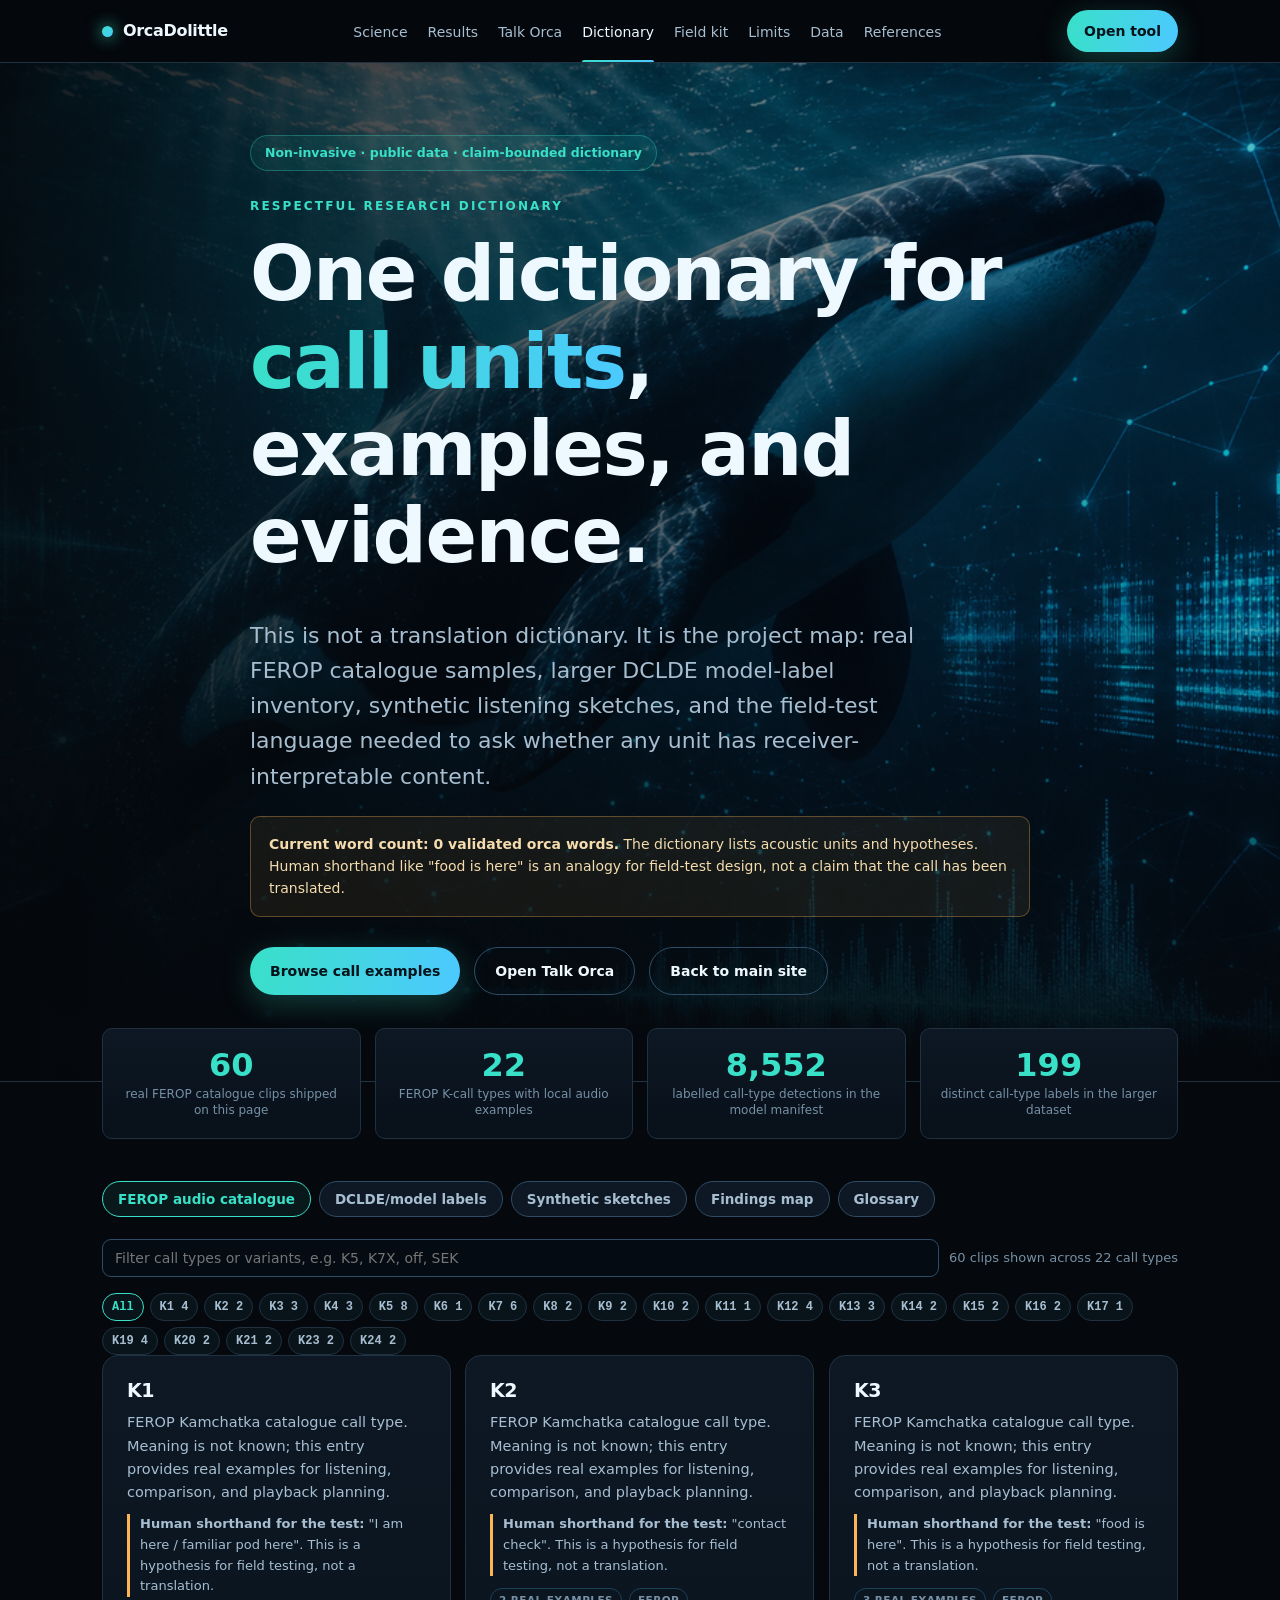
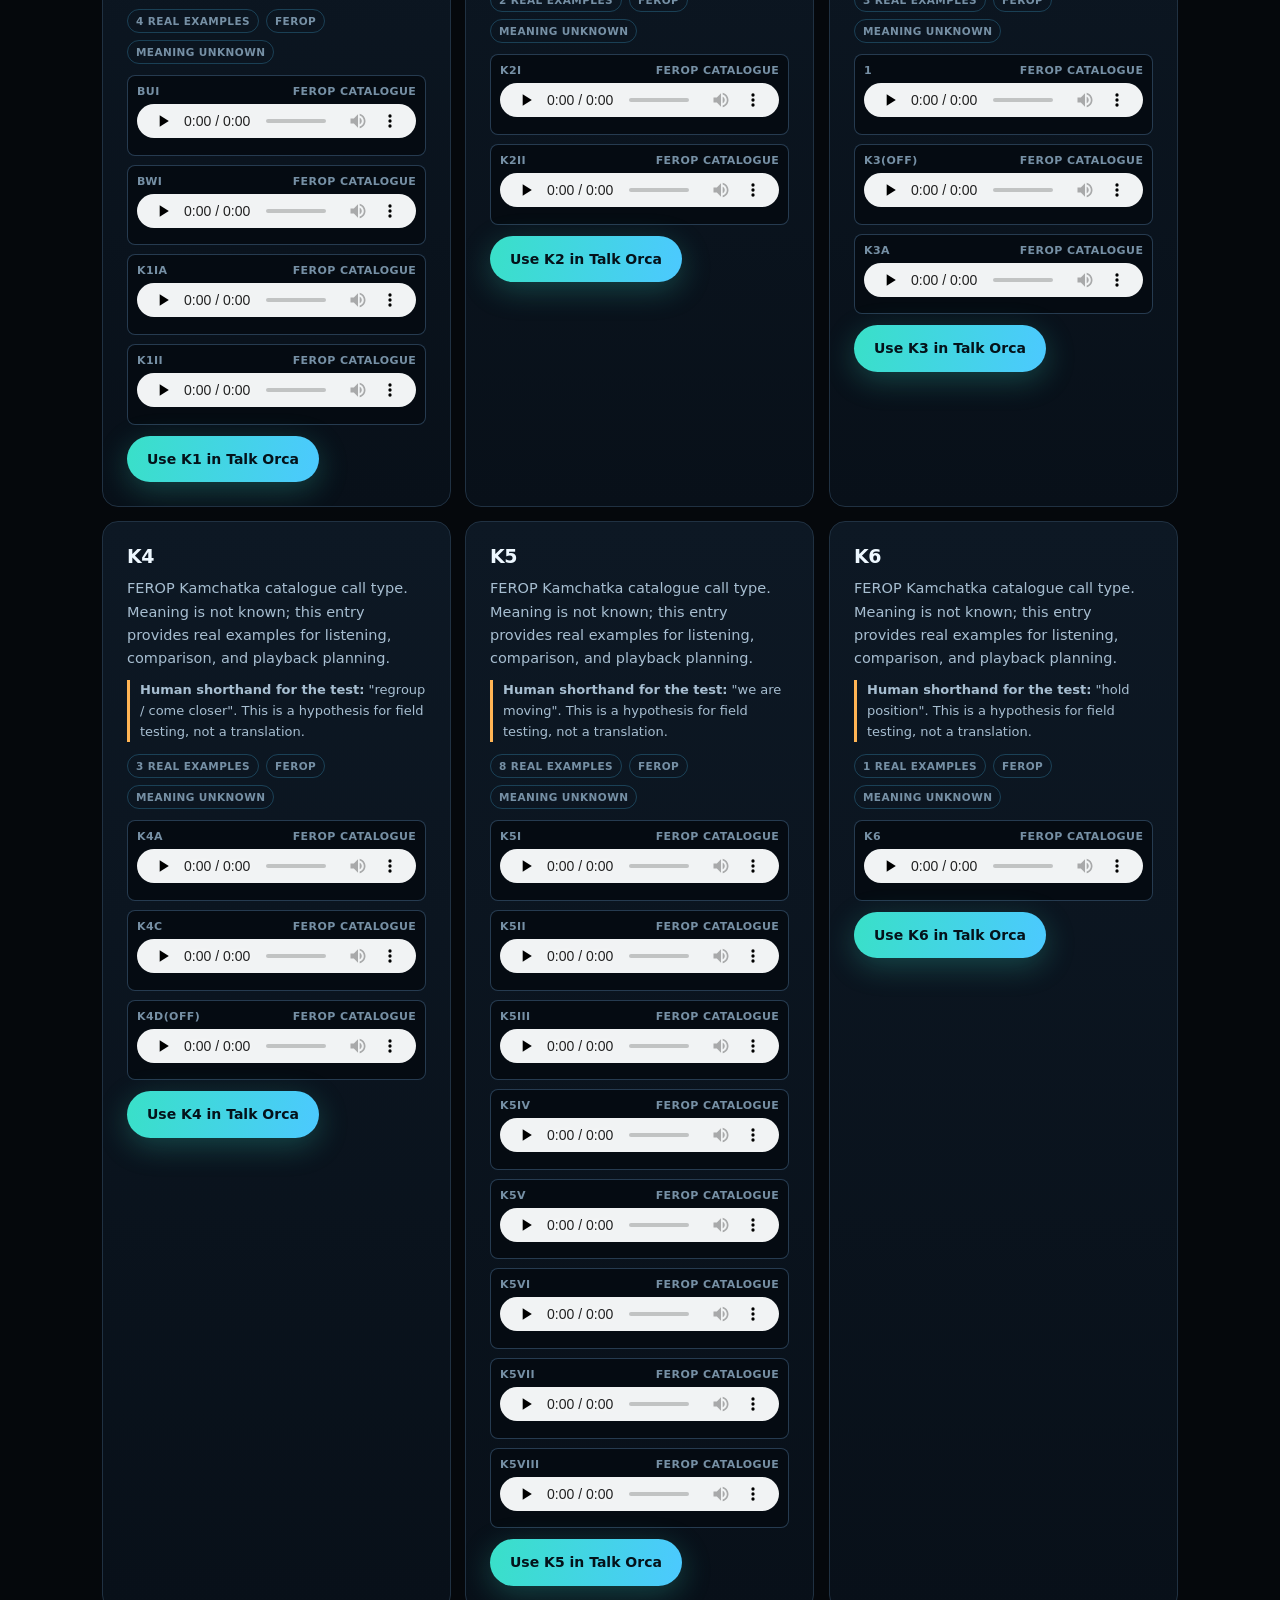
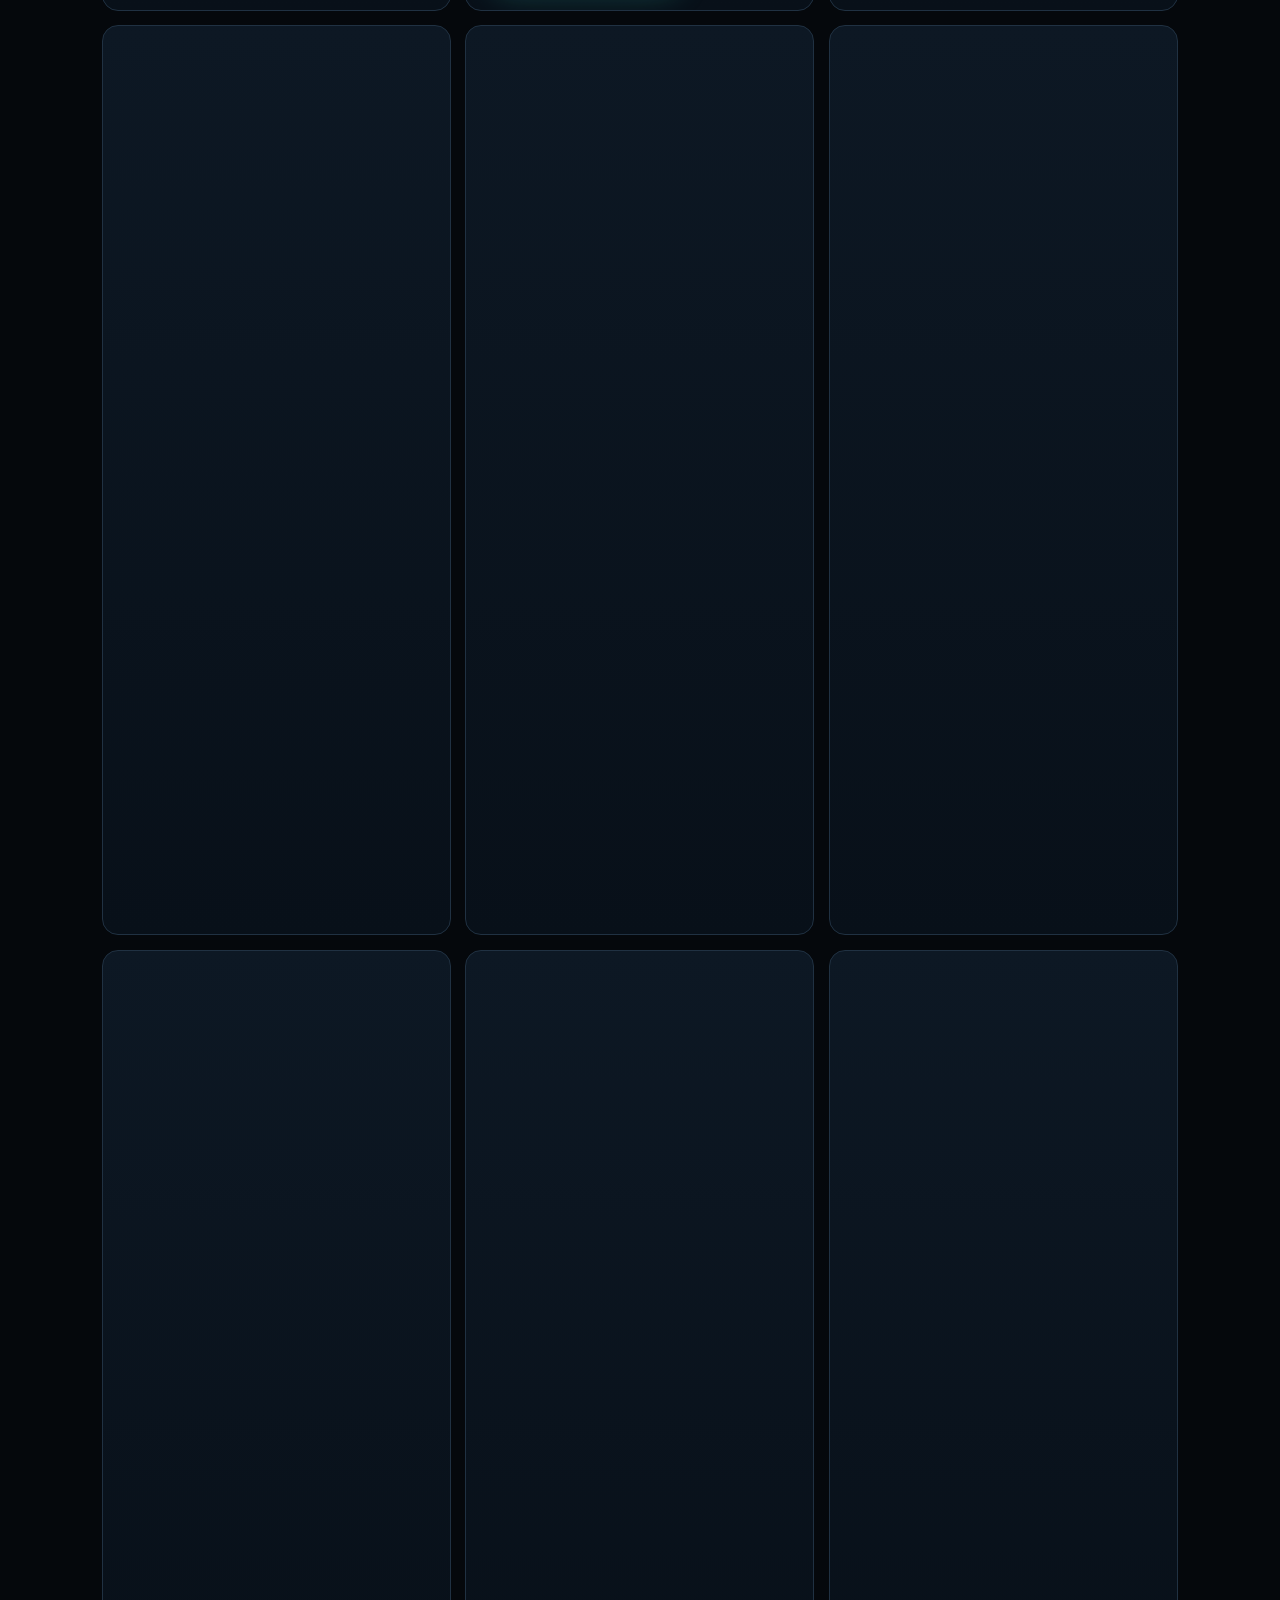
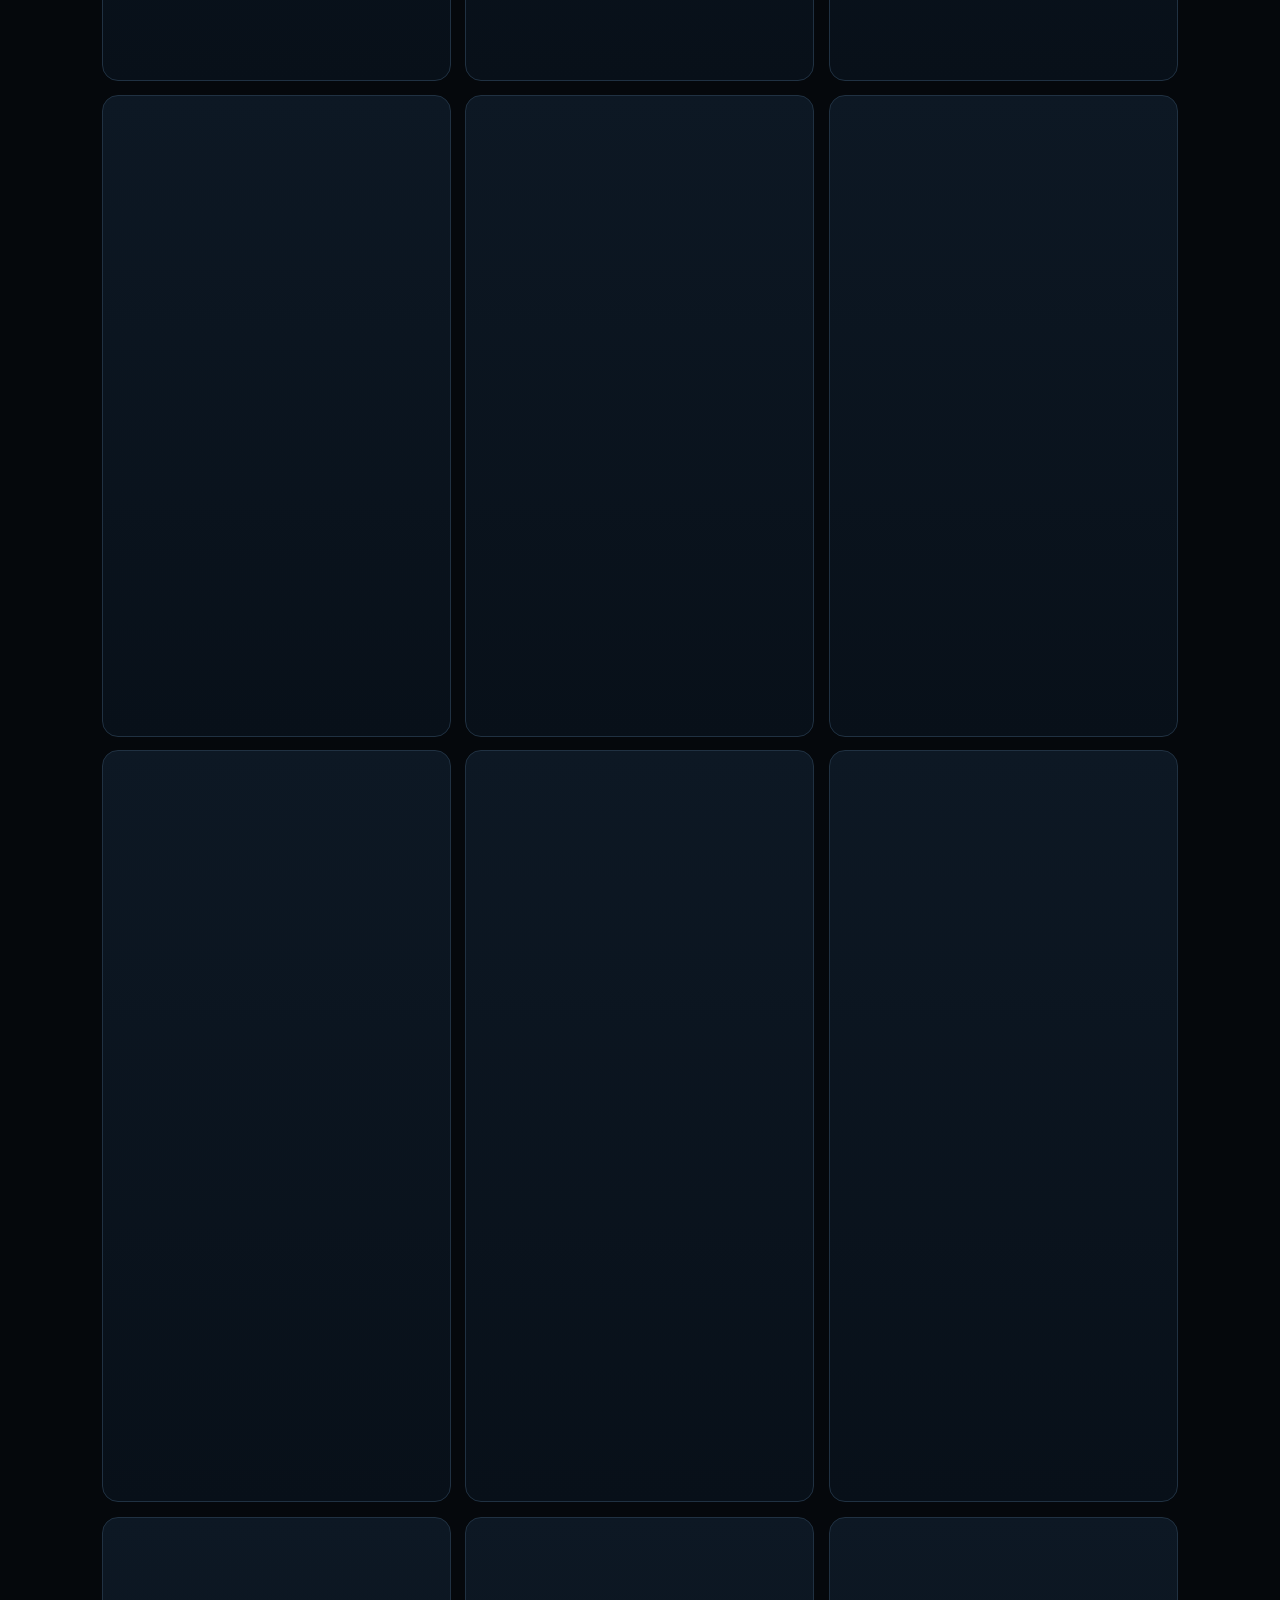
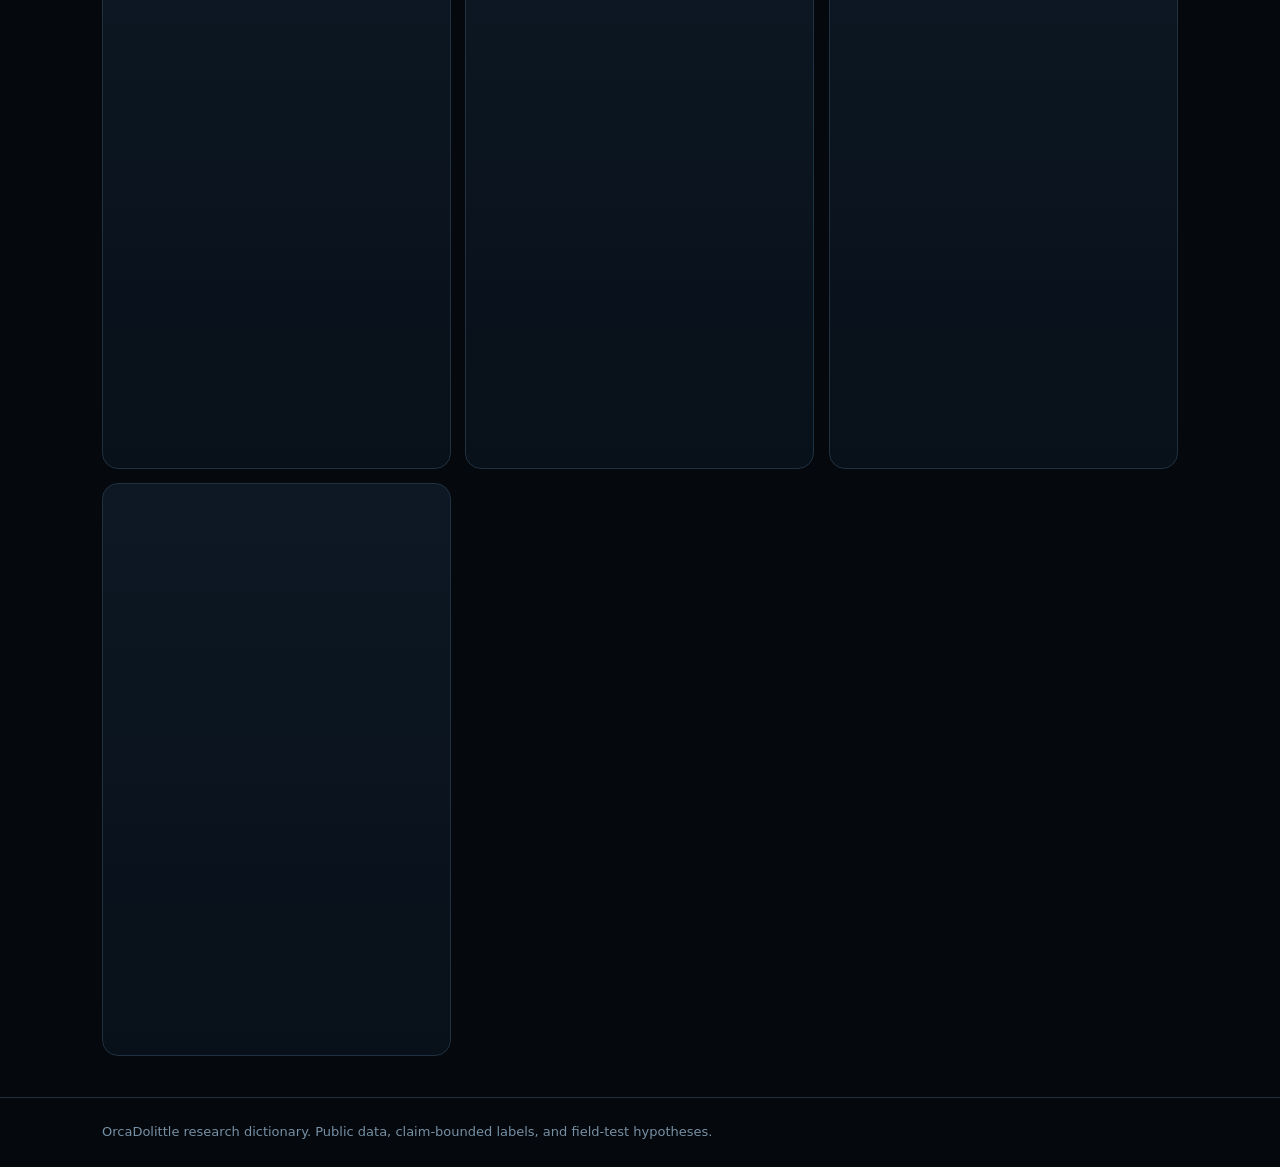
<file: site/dictionary.html>
<!doctype html>
<html lang="en">
<head>
<meta charset="utf-8" />
<meta name="viewport" content="width=device-width,initial-scale=1" />
<title>OrcaDolittle Research Dictionary</title>
<meta name="description" content="A respectful, claim-bounded dictionary of OrcaDolittle call types, catalogue examples, model labels, synthetic sketches, and field-test terms." />
<link rel="icon" href="favicon.svg" />
<style>
:root{--bg:#05080c;--bg2:#081019;--panel:#0d1824;--panel2:#111f2d;--line:#203142;--line2:#2f4c66;--text:#eef8ff;--dim:#a7bed1;--faint:#7690a5;--teal:#39e0c8;--cyan:#4cc9ff;--warn:#ffb454;--max:1120px;--radius:16px;--radius-sm:10px;--mono:ui-monospace,SFMono-Regular,Menlo,Consolas,monospace;--sans:-apple-system,BlinkMacSystemFont,"Segoe UI",Roboto,Inter,system-ui,sans-serif}
*{box-sizing:border-box}
html{scroll-behavior:smooth}
body{margin:0;background:var(--bg);color:var(--text);font-family:var(--sans);line-height:1.6;-webkit-font-smoothing:antialiased;overflow-x:hidden}
a{color:var(--cyan);text-decoration:none}
a:hover{text-decoration:underline}
.wrap{max-width:var(--max);margin:0 auto;padding:0 22px}
nav{position:sticky;top:0;z-index:50;backdrop-filter:blur(14px);background:rgba(5,8,12,.72);border-bottom:1px solid var(--line)}
nav .wrap{display:flex;align-items:center;justify-content:space-between;gap:18px;height:62px}
.brand{display:flex;align-items:center;gap:10px;font-weight:800;letter-spacing:-.02em;color:var(--text)}
.brand:hover{text-decoration:none}
.brand .dot{width:11px;height:11px;border-radius:50%;background:linear-gradient(135deg,var(--teal),var(--cyan));box-shadow:0 0 16px var(--teal)}
.navlinks{display:flex;gap:24px;flex-wrap:wrap;align-items:center;font-size:14px;color:var(--dim)}
.navlinks a{color:var(--dim)}.navlinks a:hover{color:var(--text);text-decoration:none}
.navlinks a.active{color:var(--text)}
.btn{display:inline-flex;align-items:center;justify-content:center;gap:8px;border:1px solid var(--line2);background:transparent;color:var(--text);border-radius:99px;padding:12px 20px;font-weight:700;font-size:14px;cursor:pointer;font-family:inherit;transition:.18s}
.btn:hover{border-color:var(--teal);text-decoration:none;transform:translateY(-1px)}
.btn.primary{background:linear-gradient(100deg,var(--teal),var(--cyan));border:0;color:#04121a;box-shadow:0 8px 30px rgba(57,224,200,.25)}
.hero{min-height:78vh;display:flex;align-items:center;padding:72px 0 86px;position:relative;overflow:hidden;border-bottom:1px solid rgba(53,81,107,.55)}
.hero .bgvid{position:absolute;inset:0;width:100%;height:100%;object-fit:cover;z-index:-3}
.hero .bg{position:absolute;inset:0;z-index:-2;background:linear-gradient(90deg,rgba(5,8,12,.92) 0%,rgba(5,8,12,.62) 45%,rgba(5,8,12,.22) 100%),linear-gradient(0deg,var(--bg),transparent 42%)}
.hero .wrap{position:relative;z-index:1}
.eyebrow{font-size:12px;letter-spacing:.18em;text-transform:uppercase;color:var(--teal);font-weight:700;margin-bottom:14px}
h1,h2,h3{line-height:1.15;letter-spacing:-.02em;margin:0 0 .5em}
h1{font-size:clamp(38px,6.5vw,76px);font-weight:850;max-width:780px}
h2{font-size:clamp(28px,4vw,48px)}
h3{font-size:19px}
.grad{background:linear-gradient(100deg,var(--teal),var(--cyan));-webkit-background-clip:text;background-clip:text;color:transparent}
.lead{max-width:700px;color:var(--dim);font-size:clamp(17px,2.3vw,22px);margin:18px 0 10px}
.badge{display:inline-flex;align-items:center;gap:8px;font-size:12.5px;color:var(--teal);background:rgba(57,224,200,.08);border:1px solid rgba(57,224,200,.3);padding:7px 14px;border-radius:99px;margin-bottom:26px;font-weight:600}
.truth{border:1px solid rgba(255,180,84,.32);background:rgba(255,180,84,.07);border-radius:var(--radius-sm);padding:16px 18px;color:#f4dcae;max-width:780px;font-size:14px;margin-top:22px}
.cta{display:flex;gap:14px;flex-wrap:wrap;margin-top:30px}
.stats{display:grid;grid-template-columns:repeat(4,1fr);gap:14px;padding:0 22px;margin:-54px auto 42px;max-width:var(--max);position:relative;z-index:5}
.stat{background:linear-gradient(180deg,var(--panel),var(--bg2));border:1px solid var(--line);border-radius:var(--radius-sm);padding:20px 16px;text-align:center}
.stat b{display:block;color:var(--teal);font:800 clamp(22px,3vw,32px)/1 var(--sans);font-variant-numeric:tabular-nums}
.stat span{display:block;margin-top:6px;color:var(--faint);font-size:12px;line-height:1.3}
.tabs{display:flex;gap:8px;flex-wrap:wrap;margin:0 0 22px}
.tab{border:1px solid var(--line2);background:var(--panel);color:var(--dim);border-radius:99px;padding:9px 15px;font:700 13.5px var(--sans);cursor:pointer}
.tab.active{border-color:var(--teal);background:rgba(57,224,200,.08);color:var(--teal)}
.toolbar{display:flex;gap:10px;flex-wrap:wrap;align-items:center;margin:0 0 16px}
.toolbar input{min-width:260px;flex:1;border:1px solid var(--line2);background:#050b12;color:var(--text);border-radius:9px;padding:10px 12px;font:14px var(--sans)}
.toolbar .count{color:var(--faint);font-size:13px}
.panel{display:none}
.panel.active{display:block}
.grid{display:grid;grid-template-columns:repeat(auto-fit,minmax(285px,1fr));gap:14px}
.card{border:1px solid var(--line);background:linear-gradient(180deg,var(--panel),var(--bg2));border-radius:var(--radius);padding:24px;min-width:0;transition:.2s}
.panel .card{content-visibility:auto;contain-intrinsic-size:420px}
.card:hover{border-color:var(--line2);transform:translateY(-2px)}
.card p{margin:0 0 10px;color:var(--dim);font-size:14.5px}
.meta{display:flex;gap:7px;flex-wrap:wrap;margin:9px 0}
.meta span{border:1px solid rgba(76,201,255,.24);border-radius:99px;padding:5px 8px;color:var(--faint);font:850 10.5px var(--sans);text-transform:uppercase;letter-spacing:.04em}
.human{border-left:3px solid var(--warn);padding-left:10px;color:var(--dim);font-size:13px;margin:9px 0 12px}
.samples{display:grid;gap:9px;margin-top:11px}
.sample{border:1px solid rgba(53,81,107,.7);background:#050b12;border-radius:8px;padding:9px}
.sample .shead{display:flex;justify-content:space-between;gap:8px;color:var(--faint);font:850 11px var(--sans);text-transform:uppercase;letter-spacing:.04em;margin-bottom:6px}
audio{width:100%;height:34px}
.typebar{display:flex;gap:6px;flex-wrap:wrap;margin:14px 0 0}
.typepill{border:1px solid var(--line);background:rgba(76,201,255,.06);border-radius:999px;padding:6px 9px;color:var(--dim);font:800 12px var(--mono);cursor:pointer}
.typepill:hover,.typepill.active{border-color:var(--teal);color:var(--teal)}
.wide{grid-column:1/-1}
.labeltable{display:grid;gap:8px}
.labelrow{display:grid;grid-template-columns:110px 90px 1fr;gap:12px;align-items:center;border-bottom:1px solid rgba(53,81,107,.55);padding:9px 0}
.labelrow:last-child{border-bottom:0}
.labelrow b{color:var(--teal);font-family:var(--mono)}
.labelrow span{color:var(--dim);font-size:13px}
.termrow{display:grid;grid-template-columns:170px 1fr;gap:12px;border-bottom:1px solid rgba(53,81,107,.55);padding:11px 0}
.termrow:last-child{border-bottom:0}
.termrow b{color:var(--teal)}
.termrow span{color:var(--dim);font-size:13.5px}
footer{border-top:1px solid rgba(53,81,107,.55);margin-top:42px;color:var(--faint);font-size:13px;padding:24px 0}
@media(max-width:900px){.navlinks{display:none}}
@media(max-width:860px){.stats{grid-template-columns:repeat(2,1fr)}.labelrow,.termrow{grid-template-columns:1fr}}
@media(max-width:560px){.stats{grid-template-columns:1fr}.hero{min-height:76vh;padding-top:48px}.toolbar input{min-width:100%}}
</style>
<link rel="stylesheet" href="assets/site-nav.css?v=2" />
<script defer src="assets/site-nav.js?v=2"></script>
</head>
<body>
<nav class="site-nav" data-site-nav aria-label="Primary"><div class="site-nav__inner wrap">
  <a class="brand" href="index.html"><span class="dot"></span> OrcaDolittle</a>
  <div class="navlinks" id="primary-nav">
    <a data-section="work" href="index.html#work">Science</a>
    <a data-section="gallery" href="index.html#gallery">Results</a>
    <a data-section="talk" href="index.html#talk">Talk&nbsp;Orca</a>
    <a data-page="dictionary" href="dictionary.html">Dictionary</a>
    <a data-section="field" href="index.html#field">Field kit</a>
    <a data-section="limits" href="index.html#limits">Limits</a>
    <a data-section="explore" href="index.html#explore">Data</a>
    <a data-section="refs" href="index.html#refs">References</a>
  </div>
  <a class="btn primary nav-cta" href="index.html#talk">Open tool</a>
  <button class="nav-toggle" type="button" aria-expanded="false" aria-controls="primary-nav" aria-label="Toggle navigation">Menu</button>
</div></nav>

<header class="hero"><video class="bgvid" autoplay muted loop playsinline poster="assets/hero_orca_16x9_reference.png"><source src="assets/hero_orca_veo_multi_loop.mp4" type="video/mp4" /></video><div class="bg"></div><div class="wrap">
  <span class="badge">Non-invasive &middot; public data &middot; claim-bounded dictionary</span>
  <div class="eyebrow">Respectful research dictionary</div>
  <h1>One dictionary for <span class="grad">call units</span>, examples, and evidence.</h1>
  <p class="lead">This is not a translation dictionary. It is the project map: real FEROP catalogue samples, larger DCLDE model-label inventory, synthetic listening sketches, and the field-test language needed to ask whether any unit has receiver-interpretable content.</p>
  <div class="truth"><b>Current word count: 0 validated orca words.</b> The dictionary lists acoustic units and hypotheses. Human shorthand like "food is here" is an analogy for field-test design, not a claim that the call has been translated.</div>
  <div class="cta">
    <a class="btn primary" href="#ferop">Browse call examples</a>
    <a class="btn" href="index.html#talk">Open Talk Orca</a>
    <a class="btn" href="index.html">Back to main site</a>
  </div>
</div></header>

<div class="stats">
  <div class="stat"><b>60</b><span>real FEROP catalogue clips shipped on this page</span></div>
  <div class="stat"><b>22</b><span>FEROP K-call types with local audio examples</span></div>
  <div class="stat"><b>8,552</b><span>labelled call-type detections in the model manifest</span></div>
  <div class="stat"><b>199</b><span>distinct call-type labels in the larger dataset</span></div>
</div>

<main class="wrap">
  <div class="tabs" role="tablist" aria-label="Dictionary views">
    <button class="tab active" type="button" data-tab="ferop">FEROP audio catalogue</button>
    <button class="tab" type="button" data-tab="labels">DCLDE/model labels</button>
    <button class="tab" type="button" data-tab="synthetic">Synthetic sketches</button>
    <button class="tab" type="button" data-tab="findings">Findings map</button>
    <button class="tab" type="button" data-tab="terms">Glossary</button>
  </div>
  <section class="panel active" id="ferop" data-panel="ferop">
    <div class="toolbar">
      <input id="feropSearch" type="search" placeholder="Filter call types or variants, e.g. K5, K7X, off, SEK" />
      <span class="count" id="feropCount"></span>
    </div>
    <div class="typebar" id="typeBar"></div>
    <div class="grid" id="feropGrid"></div>
  </section>

  <section class="panel" id="labels" data-panel="labels">
    <div class="card wide">
      <h2>DCLDE/model label inventory</h2>
      <p>The model-side dictionary is much larger than the public FEROP sample player. It covers 8,552 labelled detections, 199 distinct call-type strings, and 43 call types with at least 30 examples. These are classification labels and counts, not translated words.</p>
      <div class="meta"><span>43 usable labels</span><span>199 distinct labels</span><span>7,748 usable detections</span><span>public data</span></div>
    </div>
    <div class="card wide">
      <h3>Top usable call types by labelled detections</h3>
      <div class="labeltable" id="labelTable"></div>
    </div>
  </section>

  <section class="panel" id="synthetic" data-panel="synthetic">
    <div class="card wide">
      <h2>Synthetic sketches</h2>
      <p>These are generated listening sketches for interface and protocol design. They are not validated orca speech and should not be used as biological evidence. Real FEROP clips remain the evidence anchors.</p>
    </div>
    <div class="grid" id="syntheticGrid"></div>
  </section>

  <section class="panel" id="findings" data-panel="findings">
    <div class="grid">
      <div class="card"><h3>Call-type recovery</h3><p>14 SRKW call-type classes recover around 0.709 and 18 NRKW classes around 0.968 in site-controlled heads. This supports stable acoustic labels, not words.</p><div class="meta"><span>classification</span><span>site controlled</span></div></div>
      <div class="card"><h3>Production context</h3><p>DTAG calls predict movement-defined context: 0.770 for foraging vs non-foraging and 0.577 for three-way context, with individuals held out.</p><div class="meta"><span>production side</span><span>not receiver meaning</span></div></div>
      <div class="card"><h3>Playback response</h3><p>Published FEROP playback re-analysis shows same-pod replies and different-pod silence: 6/6 vs 0/6. The response tracks dialect membership, not content.</p><div class="meta"><span>receiver response</span><span>dialect</span></div></div>
      <div class="card"><h3>Sequence structure</h3><p>SRKW sequences show information beyond first-order transitions. This is a prerequisite for richer coding, not evidence of semantic phrases.</p><div class="meta"><span>structure</span><span>frontier</span></div></div>
      <div class="card"><h3>What the dictionary can say</h3><p>It can say this is a named call type, this sample is a real catalogue recording, this synthetic file is a contour sketch, and this evidence supports a field-test design.</p><div class="meta"><span>safe claim</span></div></div>
      <div class="card"><h3>What it cannot say yet</h3><p>It cannot say K1 means hello, K7 means come here, or any other one-to-one word mapping. That is what a content-controlled playback study must test.</p><div class="meta"><span>0 words</span><span>no translation</span></div></div>
    </div>
  </section>

  <section class="panel" id="terms" data-panel="terms">
    <div class="card wide">
      <h2>Glossary</h2>
      <div class="termrow"><b>Word</b><span>A receiver-interpretable unit with content. Current count in this project: zero validated words.</span></div>
      <div class="termrow"><b>Call type</b><span>A stereotyped acoustic category from a catalogue or model head. FEROP K-types and DCLDE labels are call types.</span></div>
      <div class="termrow"><b>Variant</b><span>A catalogue example or subform within a call type, such as K5i, K5ii, or K7X.</span></div>
      <div class="termrow"><b>Dialect</b><span>Group- or pod-linked call structure. The playback response evidence here is dialect-sensitive response.</span></div>
      <div class="termrow"><b>Production context</b><span>What the vocalizing whale was doing when the call was recorded. This is not the same as what a listener understands.</span></div>
      <div class="termrow"><b>Receiver response</b><span>What a whale does after hearing a broadcast. This is the evidence needed to move from call structure toward meaning.</span></div>
      <div class="termrow"><b>Synthetic contour</b><span>A generated audio sketch for listening and UI demonstration. It is not a validated orca vocalization.</span></div>
      <div class="termrow"><b>Field kit</b><span>The protocol, run sheet, scoring sheet, and stimulus manifest used to test the next receiver-response question.</span></div>
    </div>
  </section>
</main>

<footer><div class="wrap">OrcaDolittle research dictionary. Public data, claim-bounded labels, and field-test hypotheses.</div></footer>

<script>
const FEROP=[
{type:'K1',variant:'bui',file:'K1__bui.wav'},{type:'K1',variant:'bwi',file:'K1__bwi.wav'},{type:'K1',variant:'K1ia',file:'K1__K1ia.wav'},{type:'K1',variant:'K1ii',file:'K1__K1ii.wav'},
{type:'K2',variant:'K2i',file:'K2__K2i.wav'},{type:'K2',variant:'K2ii',file:'K2__K2ii.wav'},
{type:'K3',variant:'1',file:'K3__1.wav'},{type:'K3',variant:'K3(off)',file:'K3__K3(off).wav'},{type:'K3',variant:'K3a',file:'K3__K3a.wav'},
{type:'K4',variant:'K4a',file:'K4__K4a.wav'},{type:'K4',variant:'K4c',file:'K4__K4c.wav'},{type:'K4',variant:'K4d(off)',file:'K4__K4d(off).wav'},
{type:'K5',variant:'K5i',file:'K5__K5i.wav'},{type:'K5',variant:'K5ii',file:'K5__K5ii.wav'},{type:'K5',variant:'K5iii',file:'K5__K5iii.wav'},{type:'K5',variant:'K5iv',file:'K5__K5iv.wav'},{type:'K5',variant:'K5v',file:'K5__K5v.wav'},{type:'K5',variant:'K5vi',file:'K5__K5vi.wav'},{type:'K5',variant:'K5vii',file:'K5__K5vii.wav'},{type:'K5',variant:'K5viii',file:'K5__K5viii.wav'},
{type:'K6',variant:'K6',file:'K6__K6.wav'},
{type:'K7',variant:'K7i',file:'K7__K7i.wav'},{type:'K7',variant:'K7ii',file:'K7__K7ii.wav'},{type:'K7',variant:'K7iii',file:'K7__K7iii.wav'},{type:'K7',variant:'K7iv',file:'K7__K7iv.wav'},{type:'K7',variant:'K7v',file:'K7__K7v.wav'},{type:'K7',variant:'K7X',file:'K7__K7X.wav'},
{type:'K8',variant:'K8i',file:'K8__K8i.wav'},{type:'K8',variant:'K8ii',file:'K8__K8ii.wav'},
{type:'K9',variant:'K9',file:'K9__K9.wav'},{type:'K9',variant:'K9X',file:'K9__K9X.wav'},
{type:'K10',variant:'5',file:'K10__5.wav'},{type:'K10',variant:'K10',file:'K10__K10.wav'},
{type:'K11',variant:'K11',file:'K11__K11.wav'},
{type:'K12',variant:'K10_K12',file:'K12__K10_K12.wav'},{type:'K12',variant:'K12i',file:'K12__K12i.wav'},{type:'K12',variant:'K12ii',file:'K12__K12ii.wav'},{type:'K12',variant:'K12iv',file:'K12__K12iv.wav'},
{type:'K13',variant:'K13a',file:'K13__K13a.wav'},{type:'K13',variant:'K13shortA',file:'K13__K13shortA.wav'},{type:'K13',variant:'K13shortC',file:'K13__K13shortC.wav'},
{type:'K14',variant:'K14ia',file:'K14__K14ia.wav'},{type:'K14',variant:'K14ii',file:'K14__K14ii.wav'},
{type:'K15',variant:'8',file:'K15__8.wav'},{type:'K15',variant:'K15',file:'K15__K15.wav'},
{type:'K16',variant:'K16i',file:'K16__K16i.wav'},{type:'K16',variant:'K16ii',file:'K16__K16ii.wav'},
{type:'K17',variant:'K17i',file:'K17__K17i.wav'},
{type:'K19',variant:'K19a(SEK)',file:'K19__K19a(SEK).wav'},{type:'K19',variant:'K19b(SEK)',file:'K19__K19b(SEK).wav'},{type:'K19',variant:'K19c(off)',file:'K19__K19c(off).wav'},{type:'K19',variant:'K19d(off)',file:'K19__K19d(off).wav'},
{type:'K20',variant:'K20i',file:'K20__K20i.wav'},{type:'K20',variant:'K20ii',file:'K20__K20ii.wav'},
{type:'K21',variant:'6',file:'K21__6.wav'},{type:'K21',variant:'K21ii',file:'K21__K21ii.wav'},
{type:'K23',variant:'K23',file:'K23__K23.wav'},{type:'K23',variant:'k23a',file:'K23__k23a.wav'},
{type:'K24',variant:'K24a',file:'K24__K24a.wav'},{type:'K24',variant:'K24b',file:'K24__K24b.wav'}
];
const MODEL_LABELS=[
['N24ii',1954,'NRKW'],['N23ii',601,'NRKW'],['N23i',589,'NRKW'],['S01',518,'SRKW'],['N04',391,'NRKW'],['S04',303,'SRKW'],['OFF17',248,'offshore'],['N28',222,'NRKW'],['S44',170,'SRKW'],['N40',155,'NRKW'],['S16',153,'SRKW'],['N16',151,'NRKW'],['N01ii',133,'NRKW'],['N29',128,'NRKW'],['N24i',125,'NRKW'],['S36',120,'SRKW'],['N25',118,'NRKW'],['T01',113,'Biggs/transient'],['S10',103,'SRKW'],['N18',98,'NRKW'],['N03',85,'NRKW'],['T04',82,'Biggs/transient'],['N33',80,'NRKW'],['T07',78,'Biggs/transient'],['S02iii',77,'SRKW'],['S42',75,'SRKW'],['T02',74,'Biggs/transient'],['T12',69,'Biggs/transient'],['S03',68,'SRKW'],['S19',67,'SRKW'],['T08',67,'Biggs/transient'],['T03',63,'Biggs/transient'],['S16/S17',62,'SRKW'],['N32ii',55,'NRKW'],['N32i',54,'NRKW'],['S02i',49,'SRKW'],['S17',38,'SRKW'],['N45',37,'NRKW'],['OFF07',37,'offshore'],['S19 variant',36,'SRKW']
];
const SYNTH=[
['Soft arc','assets/calls/synth_v_soft.wav','Audition contour only, mapped near the K1 anchor family.'],
['Reply sweep','assets/calls/synth_v_reply.wav','Response-like sketch for UI listening, not evidence.'],
['Feed chirp','assets/calls/synth_v_feed.wav','Foraging-protocol sketch, not a foraging word.'],
['Travel glide','assets/calls/synth_v_travel.wav','Pacing and spacing sketch for the audition layer.'],
['Social trill','assets/calls/synth_v_social.wav','Listening contrast only, not a validated social signal.'],
['Distant echo','assets/calls/synth_v_echo.wav','Rendering-control sketch with distant-water styling.'],
['Close pulse','assets/calls/synth_v_close.wav','Energy/pulse sketch, not field-use audio.'],
['Reunion trill','assets/calls/synth_v_reunion.wav','UI preset name, not proven receiver interpretation.'],
['Scan ripple','assets/calls/synth_v_scan.wav','Unknown-context sketch for cautious scanning.']
];
const HYP={
K1:'"I am here / familiar pod here"',
K2:'"contact check"',
K3:'"food is here"',
K4:'"regroup / come closer"',
K5:'"we are moving"',
K6:'"hold position"',
K7:'"answer me / stay close"',
K8:'"close-contact cue"',
K9:'"split and rejoin"',
K10:'"keep direction"',
K11:'"scan / check surroundings"',
K12:'"group check-in"',
K13:'"excited social exchange"',
K14:'"distant contact"',
K15:'"slow down / wait"',
K16:'"travel pass-by cue"',
K17:'"attention here"',
K19:'"variant/offshore cue to test"',
K20:'"repeated check-in"',
K21:'"closing distance"',
K23:'"high-arousal contact"',
K24:'"unknown dictionary cue"'
};
function esc(s){return String(s).replace(/[&<>"']/g,m=>({'&':'&amp;','<':'&lt;','>':'&gt;','"':'&quot;',"'":'&#39;'}[m]));}
function natural(a,b){return a.localeCompare(b,undefined,{numeric:true,sensitivity:'base'});}
function byType(){
  const map=new Map();
  FEROP.forEach(x=>{if(!map.has(x.type))map.set(x.type,[]);map.get(x.type).push(x);});
  return [...map.entries()].sort((a,b)=>natural(a[0],b[0]));
}
const FEROP_GROUPS=byType();
const audioObserver='IntersectionObserver' in window?new IntersectionObserver(entries=>{
  entries.forEach(entry=>{
    if(!entry.isIntersecting)return;
    const audio=entry.target;
    if(audio.dataset.src&&!audio.src)audio.src=audio.dataset.src;
    audioObserver.unobserve(audio);
  });
},{rootMargin:'600px 0px'}):null;
function observeAudio(root){
  root.querySelectorAll('audio[data-src]').forEach(audio=>{
    if(audioObserver)audioObserver.observe(audio);
    else audio.src=audio.dataset.src;
  });
}
function renderTypeBar(){
  const bar=document.getElementById('typeBar');
  bar.innerHTML='<button class="typepill active" type="button" data-type="">All</button>'+FEROP_GROUPS.map(([type,rows])=>'<button class="typepill" type="button" data-type="'+esc(type)+'">'+esc(type)+' <span>'+rows.length+'</span></button>').join('');
  bar.addEventListener('click',e=>{
    const b=e.target.closest('.typepill'); if(!b)return;
    document.querySelectorAll('.typepill').forEach(x=>x.classList.toggle('active',x===b));
    document.getElementById('feropSearch').value=b.dataset.type||'';
    renderFerop();
  });
}
function humanLine(type){
  const text=HYP[type]||'"unknown call-type cue"';
  return '<div class="human"><b>Human shorthand for the test:</b> '+esc(text)+'. This is a hypothesis for field testing, not a translation.</div>';
}
function renderFerop(){
  const q=document.getElementById('feropSearch').value.trim().toLowerCase();
  const groups=FEROP_GROUPS.map(([type,rows])=>[type,rows.filter(r=>(type+' '+r.variant+' '+r.file).toLowerCase().includes(q))]).filter(([,rows])=>rows.length);
  const grid=document.getElementById('feropGrid');
  const total=groups.reduce((a,g)=>a+g[1].length,0);
  document.getElementById('feropCount').textContent=total+' clips shown across '+groups.length+' call types';
  grid.innerHTML=groups.map(([type,rows])=>{
    const talk='<a class="btn primary" href="index.html?call='+encodeURIComponent(type)+'#talk">Use '+esc(type)+' in Talk Orca</a>';
    const samples=rows.map(r=>'<div class="sample"><div class="shead"><span>'+esc(r.variant)+'</span><span>FEROP catalogue</span></div><audio controls preload="none" data-src="'+esc('assets/calls/ferop_catalogue/'+encodeURIComponent(r.file))+'"></audio></div>').join('');
    return '<article class="card"><h3>'+esc(type)+'</h3><p>FEROP Kamchatka catalogue call type. Meaning is not known; this entry provides real examples for listening, comparison, and playback planning.</p>'+humanLine(type)+'<div class="meta"><span>'+rows.length+' real examples</span><span>FEROP</span><span>meaning unknown</span></div><div class="samples">'+samples+'</div><div style="margin-top:11px">'+talk+'</div></article>';
  }).join('');
  observeAudio(grid);
}
function renderLabels(){
  document.getElementById('labelTable').innerHTML=MODEL_LABELS.map(([type,count,fam])=>'<div class="labelrow"><b>'+esc(type)+'</b><span>'+count+' detections</span><span>'+esc(fam)+' label. Classification target, not translated content.</span></div>').join('');
}
function renderSynthetic(){
  const grid=document.getElementById('syntheticGrid');
  grid.innerHTML=SYNTH.map(([name,src,text])=>'<article class="card"><h3>'+esc(name)+'</h3><p>'+esc(text)+'</p><div class="meta"><span>synthetic</span><span>not evidence</span></div><div class="sample"><div class="shead"><span>sample</span><span>audition only</span></div><audio controls preload="none" data-src="'+esc(src)+'"></audio></div></article>').join('');
  observeAudio(grid);
}
const renderedPanels=new Set(['ferop']);
function activateTab(key,updateHash=true){
  const button=document.querySelector('.tab[data-tab="'+CSS.escape(key)+'"]');
  if(!button)return;
  if(key==='labels'&&!renderedPanels.has(key))renderLabels();
  if(key==='synthetic'&&!renderedPanels.has(key))renderSynthetic();
  renderedPanels.add(key);
  document.querySelectorAll('.tab').forEach(x=>x.classList.toggle('active',x===button));
  document.querySelectorAll('.panel').forEach(p=>p.classList.toggle('active',p.dataset.panel===key));
  button.classList.add('active');
  if(updateHash)history.replaceState(null,'','#'+key);
}
document.querySelectorAll('.tab').forEach(button=>button.addEventListener('click',()=>activateTab(button.dataset.tab)));
let searchFrame=0;
document.getElementById('feropSearch').addEventListener('input',()=>{
  cancelAnimationFrame(searchFrame);
  searchFrame=requestAnimationFrame(renderFerop);
});
renderTypeBar(); renderFerop();
const initial=location.hash.slice(1);
if(initial)activateTab(initial,false);
</script>
</body>
</html>
</file>
<file: site/assets/site-nav.css>
.site-nav{
  position:sticky;
  top:0;
  z-index:50;
  background:rgba(5,8,12,.97);
  border-bottom:1px solid var(--border,var(--line,#203142));
  box-shadow:0 8px 28px rgba(0,0,0,.16);
  -webkit-backdrop-filter:none;
  backdrop-filter:none;
  isolation:isolate;
}
.site-nav .site-nav__inner{
  position:relative;
  display:flex;
  align-items:center;
  justify-content:space-between;
  gap:18px;
  width:100%;
  max-width:var(--maxw,var(--max,1120px));
  height:62px;
  margin:0 auto;
  padding:0 22px;
}
.site-nav .brand{
  display:flex;
  flex:0 0 auto;
  align-items:center;
  gap:10px;
  color:var(--text);
  font-weight:800;
  letter-spacing:-.02em;
  white-space:nowrap;
}
.site-nav .brand:hover{text-decoration:none}
.site-nav .brand .dot{
  width:11px;
  height:11px;
  border-radius:50%;
  background:linear-gradient(135deg,var(--teal),var(--cyan));
  box-shadow:0 0 16px var(--teal);
}
.site-nav .navlinks{
  display:flex;
  min-width:0;
  align-items:center;
  justify-content:center;
  gap:20px;
  color:var(--dim);
  font-size:14px;
}
.site-nav .navlinks a{
  position:relative;
  padding:20px 0 18px;
  color:var(--dim);
  line-height:24px;
  text-decoration:none;
  white-space:nowrap;
}
.site-nav .navlinks a:hover,
.site-nav .navlinks a.active{color:var(--text)}
.site-nav .navlinks a::after{
  content:"";
  position:absolute;
  right:0;
  bottom:0;
  left:0;
  height:2px;
  border-radius:2px 2px 0 0;
  background:linear-gradient(90deg,var(--teal),var(--cyan));
  opacity:0;
  transform:scaleX(.35);
  transition:opacity .16s ease,transform .16s ease;
}
.site-nav .navlinks a.active::after{opacity:1;transform:scaleX(1)}
.site-nav .nav-cta{
  flex:0 0 auto;
  justify-content:center;
  padding:10px 17px;
  border:0;
}
.site-nav .nav-toggle{
  display:none;
  align-items:center;
  justify-content:center;
  width:42px;
  height:42px;
  padding:0;
  border:1px solid var(--border2,var(--line2,#2f4c66));
  border-radius:11px;
  background:#07101a;
  color:var(--text);
  cursor:pointer;
  font:800 12px var(--sans);
}
.site-nav .nav-toggle:hover{border-color:var(--teal);color:var(--teal)}
@media(max-width:980px){
  .site-nav .site-nav__inner{gap:10px}
  .site-nav .nav-toggle{display:inline-flex}
  .site-nav .nav-cta{margin-left:auto}
  .site-nav .navlinks{
    display:none;
    position:absolute;
    top:calc(100% - 1px);
    right:16px;
    left:16px;
    grid-template-columns:repeat(2,minmax(0,1fr));
    gap:4px;
    padding:10px;
    border:1px solid var(--border2,var(--line2,#2f4c66));
    border-radius:0 0 14px 14px;
    background:#081019;
    box-shadow:0 18px 40px rgba(0,0,0,.42);
  }
  .site-nav .navlinks.open{display:grid}
  .site-nav .navlinks a{padding:10px 12px;border-radius:8px;line-height:20px}
  .site-nav .navlinks a:hover,
  .site-nav .navlinks a.active{background:rgba(57,224,200,.08);color:var(--text)}
  .site-nav .navlinks a::after{display:none}
}
@media(max-width:560px){
  .site-nav .site-nav__inner{padding:0 16px}
  .site-nav .nav-cta{display:none}
  .site-nav .nav-toggle{margin-left:auto}
}
@media(prefers-reduced-motion:reduce){
  .site-nav .navlinks a::after{transition:none}
}
</file>
